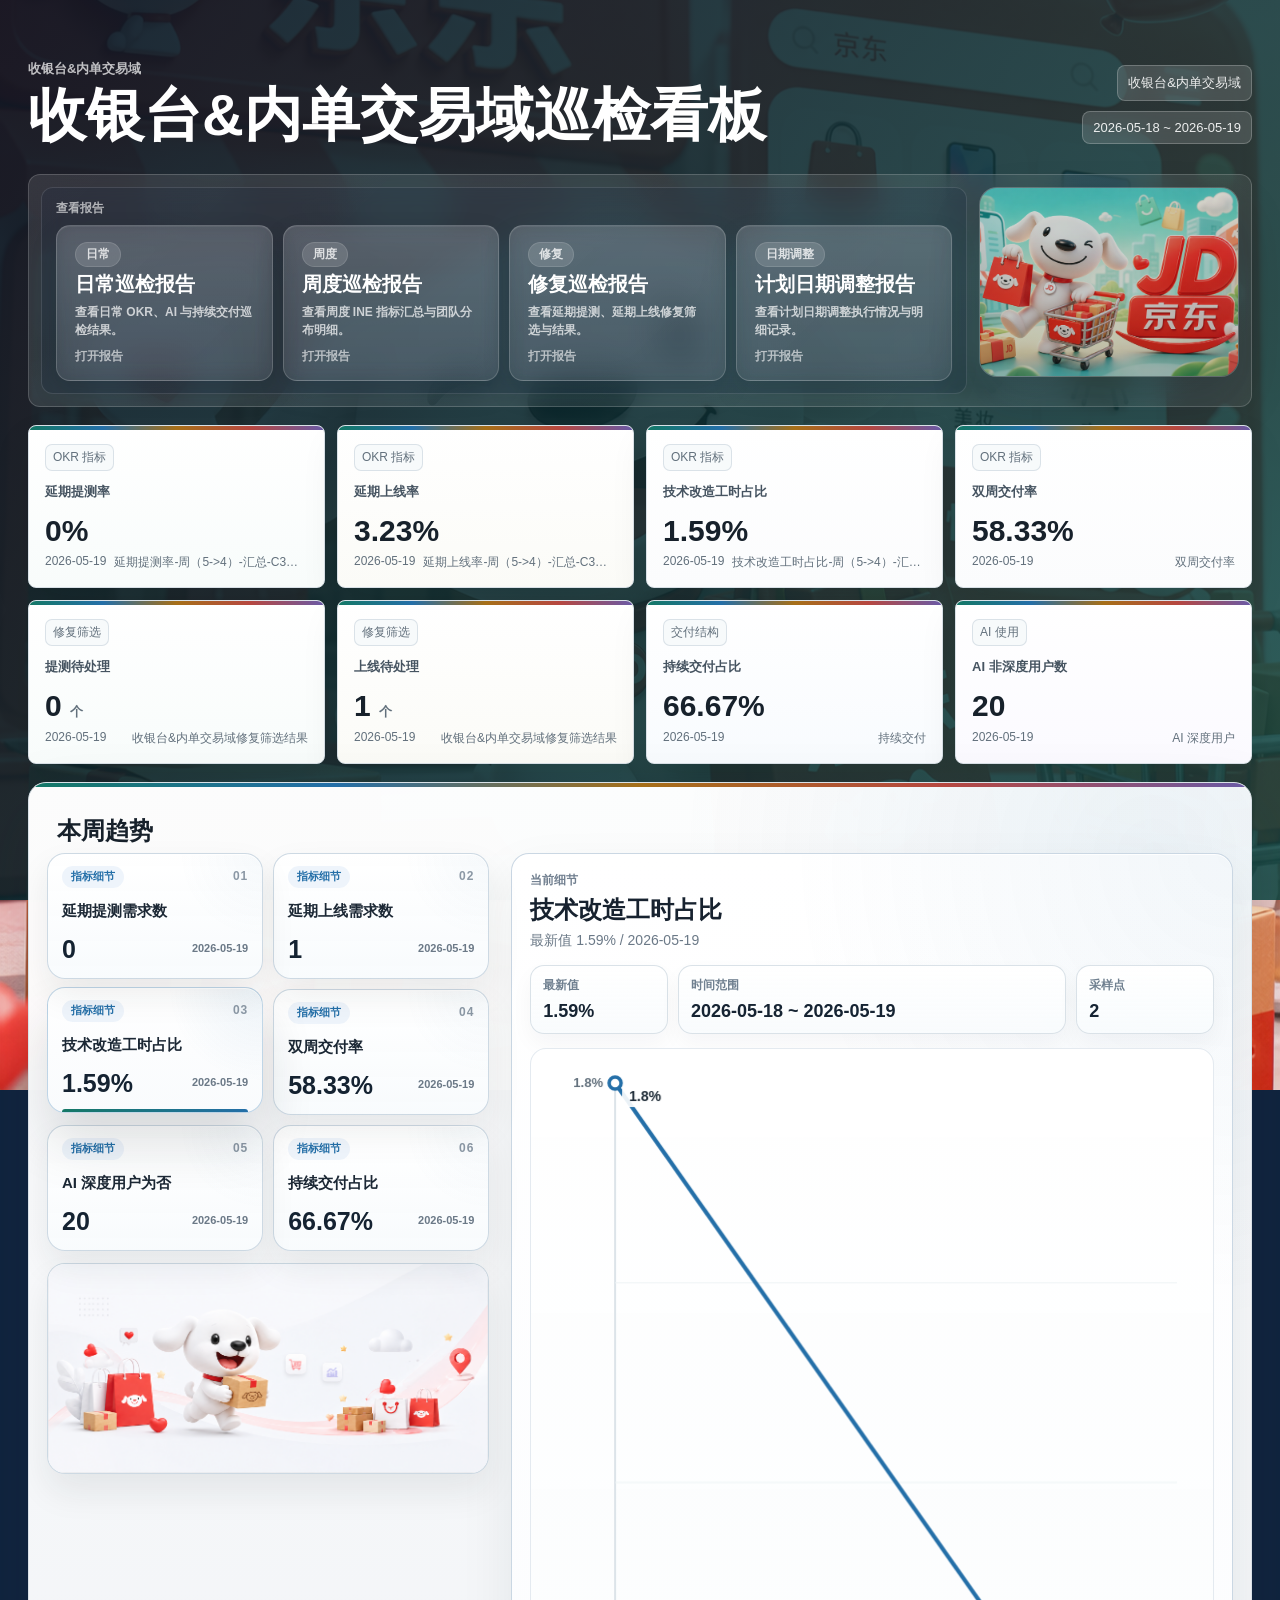
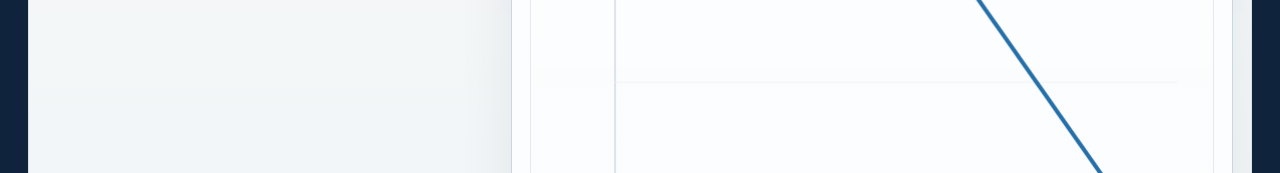
<file: index.html>
<!doctype html>
<html lang="zh-CN">
<head>
  <meta charset="utf-8" />
  <meta name="viewport" content="width=device-width, initial-scale=1" />
  <title>收银台&内单交易域巡检看板</title>
  
  <script async src="https://www.googletagmanager.com/gtag/js?id=G-EVZVKTJKWK"></script>
  <script>
    window.dataLayer = window.dataLayer || [];
    function gtag(){dataLayer.push(arguments);}
    gtag("js", new Date());
    gtag("config", "G-EVZVKTJKWK");
    document.addEventListener("click", (event) => {
      const target = event.target instanceof Element ? event.target.closest("a[href]") : null;
      if (!target || typeof gtag !== "function") return;
      const url = new URL(target.getAttribute("href"), window.location.href);
      gtag("event", url.hostname === window.location.hostname ? "click_internal_link" : "click_external_link", {
        link_url: url.href,
        link_text: (target.textContent || target.getAttribute("aria-label") || "").trim().slice(0, 100),
        page_path: window.location.pathname
      });
    });
  </script>
  <link rel="stylesheet" href="./prototype/static/styles.css" />
  <style>
    body {
      background-image:
        linear-gradient(135deg, rgba(9, 21, 35, 0.92), rgba(12, 72, 67, 0.82)),
        linear-gradient(180deg, rgba(255, 255, 255, 0.08), rgba(9, 21, 35, 0.22)),
        url("./prototype/static/assets/jd-inspection-page-background.png") !important;
    }
    .public-command-bar {
      display: grid;
      grid-template-columns: minmax(0, 1fr) clamp(260px, 19vw, 410px);
      align-items: stretch;
      width: 100%;
      margin-bottom: 18px;
    }
    .public-command-bar::before,
    .public-ai-section::before {
      display: none;
    }
    .public-command-bar .report-group {
      width: auto;
      min-height: 0;
    }
    .public-command-bar .report-links {
      display: grid;
      grid-template-columns: repeat(4, minmax(0, 1fr));
      gap: 10px;
    }
    .public-command-bar .button-link {
      display: flex;
      width: 100%;
      min-height: 74px;
      justify-content: flex-start;
      align-items: flex-start;
      padding: 16px 18px;
      border-radius: 14px;
      background:
        linear-gradient(180deg, rgba(255,255,255,0.16), rgba(255,255,255,0.08));
      border-color: rgba(255,255,255,0.18);
      box-shadow:
        inset 0 1px 0 rgba(255,255,255,0.06),
        0 12px 28px rgba(9, 21, 35, 0.12);
      text-decoration: none;
    }
    .public-command-bar .button-link:hover {
      transform: translateY(-4px);
      box-shadow:
        inset 0 1px 0 rgba(255,255,255,0.08),
        0 24px 42px rgba(16, 36, 63, 0.24);
      text-decoration: none;
    }
    .public-report-link-inner {
      display: grid;
      gap: 6px;
      width: 100%;
    }
    .public-report-link-kicker {
      width: fit-content;
      border-radius: 999px;
      padding: 4px 10px;
      background: rgba(255,255,255,0.14);
      border: 1px solid rgba(255,255,255,0.12);
      color: rgba(255,255,255,0.78);
      font-size: 12px;
      font-weight: 760;
      letter-spacing: 0;
    }
    .public-report-link-title {
      color: #fff;
      font-size: 20px;
      line-height: 1.18;
      font-weight: 800;
    }
    .public-report-link-desc {
      color: rgba(255,255,255,0.72);
      font-size: 12px;
      line-height: 1.5;
    }
    .public-report-link-inner::after {
      content: "打开报告";
      color: rgba(255,255,255,0.62);
      font-size: 12px;
      font-weight: 700;
      margin-top: 4px;
    }
    .static-lower-grid {
      grid-template-columns: 1fr;
      margin-top: 18px;
    }
    .public-ai-section .panel-head {
      padding-bottom: 8px;
    }
    .public-ai-section #publicAiMeta {
      color: var(--muted);
      font-size: 13px;
      margin-top: 4px;
    }
    .public-ai-grid {
      display: flex;
      flex-wrap: wrap;
      align-items: flex-start;
      gap: 10px;
      padding: 0 16px 16px;
    }
    .public-ai-grid .ai-user-pill {
      width: auto;
      max-width: min(280px, 100%);
      justify-content: flex-start;
      flex: 0 0 auto;
    }
    .public-ai-grid .ai-user-name {
      min-width: 0;
      overflow: hidden;
      text-overflow: ellipsis;
      white-space: nowrap;
    }
    .public-chart-note {
      color: #6a7783;
      font-size: 15px;
      line-height: 1.7;
      margin-top: 6px;
    }
    .public-static-hero-art {
      position: relative;
      right: auto;
      top: auto;
      z-index: 1;
      width: 100%;
      height: clamp(190px, 14vw, 276px);
      min-height: 0;
      align-self: stretch;
      aspect-ratio: auto;
      margin: 0;
      border: 1px solid rgba(255,255,255,0.16);
      border-radius: 18px;
      overflow: hidden;
      background:
        linear-gradient(135deg, rgba(255,255,255,0.16), rgba(255,255,255,0.06));
      box-shadow:
        0 24px 56px rgba(9, 21, 35, 0.24),
        inset 0 1px 0 rgba(255,255,255,0.12);
      opacity: 0.82;
      pointer-events: none;
    }
    .public-static-hero-art::after {
      content: "";
      position: absolute;
      inset: 0;
      background: linear-gradient(180deg, rgba(9, 21, 35, 0.02), rgba(9, 21, 35, 0.12));
    }
    .public-static-hero-art img {
      display: block;
      width: 100%;
      height: 100%;
      object-fit: cover;
      object-position: center;
      filter: saturate(1.04) contrast(0.98);
    }
    .public-command-bar,
    .metric-grid,
    .workspace,
    .static-lower-grid {
      position: relative;
      z-index: 1;
    }
    .chart-panel .panel-head {
      padding-bottom: 6px;
    }
    .public-trend-layout {
      display: grid;
      grid-template-columns: minmax(300px, 0.76fr) minmax(0, 1.24fr);
      gap: 22px;
      padding: 0 18px 20px;
      align-items: stretch;
    }
    .public-trend-deck {
      min-width: 0;
      display: grid;
      grid-template-columns: repeat(2, minmax(0, 1fr));
      grid-template-rows: repeat(3, minmax(126px, auto));
      gap: 10px;
      align-content: start;
      height: auto;
    }
    .public-trend-visual {
      grid-column: 1 / -1;
      margin: 2px 0 0;
      aspect-ratio: 1817 / 866;
      border: 1px solid rgba(201, 214, 225, 0.92);
      border-radius: 18px;
      overflow: hidden;
      background:
        radial-gradient(circle at 50% 12%, rgba(36, 111, 168, 0.04), transparent 46%),
        linear-gradient(180deg, #ffffff, #f8fbfd);
      box-shadow:
        0 18px 34px rgba(23, 33, 43, 0.08),
        inset 0 1px 0 rgba(255,255,255,0.9);
    }
    .public-trend-visual img {
      display: block;
      width: 100%;
      height: 100%;
      object-fit: cover;
      object-position: center;
      opacity: 0.96;
    }
    .public-trend-stack-card {
      position: relative;
      display: grid;
      grid-template-rows: auto auto auto;
      gap: 9px;
      width: 100%;
      min-height: 126px;
      height: auto;
      padding: 12px 14px 12px;
      border: 1px solid rgba(201, 214, 225, 0.92);
      border-radius: 18px;
      background:
        radial-gradient(circle at 100% 0%, rgba(36, 111, 168, 0.04), transparent 34%),
        linear-gradient(180deg, rgba(255,255,255,0.98), rgba(248,251,253,0.96));
      color: var(--ink);
      text-align: left;
      box-shadow:
        0 16px 34px rgba(23, 33, 43, 0.08),
        inset 0 1px 0 rgba(255,255,255,0.88);
      transition:
        transform 220ms cubic-bezier(0.2, 0.85, 0.28, 1.12),
        box-shadow 220ms ease,
        border-color 220ms ease,
        background 220ms ease;
    }
    .public-trend-stack-card:hover {
      transform: translateY(-3px);
      border-color: rgba(36, 111, 168, 0.22);
      box-shadow: 0 26px 44px rgba(23, 33, 43, 0.12);
    }
    .public-trend-stack-card.active {
      border-color: rgba(36, 111, 168, 0.28);
      background:
        radial-gradient(circle at 100% 0%, rgba(36, 111, 168, 0.08), transparent 38%),
        linear-gradient(180deg, #ffffff, #f9fbfd);
      box-shadow:
        0 30px 52px rgba(23, 33, 43, 0.14),
        inset 0 1px 0 rgba(255,255,255,0.92);
      transform: translateY(-2px);
    }
    .public-trend-stack-card.active::after {
      content: "";
      position: absolute;
      left: 14px;
      right: 14px;
      bottom: 0;
      height: 3px;
      border-radius: 999px 999px 0 0;
      background: linear-gradient(90deg, var(--green), var(--blue));
    }
    .public-trend-stack-head {
      display: flex;
      align-items: center;
      justify-content: space-between;
      gap: 10px;
    }
    .public-trend-stack-kicker {
      width: fit-content;
      border-radius: 999px;
      padding: 4px 9px;
      background: rgba(237, 244, 251, 0.92);
      color: var(--blue);
      font-size: 11px;
      font-weight: 760;
    }
    .public-trend-stack-index {
      color: #8b98a5;
      font-size: 12px;
      font-weight: 760;
      letter-spacing: 0.08em;
    }
    .public-trend-stack-title {
      font-size: 15px;
      line-height: 1.32;
      font-weight: 800;
      color: #1c2835;
    }
    .public-trend-stack-foot {
      display: flex;
      align-items: center;
      justify-content: space-between;
      gap: 12px;
      min-width: 0;
      padding-top: 2px;
    }
    .public-trend-stack-value {
      font-size: 25px;
      line-height: 1;
      font-weight: 800;
      color: #152332;
    }
    .public-trend-stack-meta {
      color: #6b7987;
      font-size: 11px;
      line-height: 1.4;
      font-weight: 650;
      white-space: nowrap;
    }
    .public-trend-stage {
      min-width: 0;
      display: grid;
      grid-template-rows: auto auto minmax(0, 1fr);
      gap: 14px;
      padding: 18px 18px 16px;
      border: 1px solid rgba(198, 212, 225, 0.92);
      border-radius: 18px;
      background:
        radial-gradient(circle at 100% 0%, rgba(36, 111, 168, 0.06), transparent 34%),
        linear-gradient(180deg, #ffffff, #fbfcfe);
      box-shadow:
        0 24px 54px rgba(23, 33, 43, 0.08),
        inset 0 1px 0 rgba(255,255,255,0.94);
    }
    .public-trend-stage-kicker {
      color: #728090;
      font-size: 12px;
      font-weight: 760;
      margin-bottom: 8px;
    }
    .public-trend-stage-title {
      color: #17222f;
      font-size: 24px;
      line-height: 1.08;
      font-weight: 820;
    }
    .public-trend-stage-meta {
      color: #6b7987;
      font-size: 14px;
      line-height: 1.6;
      margin-top: 6px;
    }
    .public-trend-stage-stats {
      display: grid;
      grid-template-columns: minmax(120px, 0.56fr) minmax(280px, 1.58fr) minmax(120px, 0.56fr);
      gap: 10px;
    }
    .public-trend-stage-stat {
      min-width: 0;
      padding: 11px 12px;
      border: 1px solid rgba(217, 225, 231, 0.95);
      border-radius: 14px;
      background: linear-gradient(180deg, rgba(255,255,255,0.92), rgba(248,251,253,0.86));
      box-shadow:
        inset 0 1px 0 rgba(255,255,255,0.9),
        0 10px 22px rgba(23, 33, 43, 0.04);
    }
    .public-trend-stage-stat span {
      display: block;
      color: #708090;
      font-size: 12px;
      font-weight: 700;
      margin-bottom: 8px;
    }
    .public-trend-stage-stat strong {
      display: block;
      color: #162433;
      font-size: 18px;
      line-height: 1.1;
      font-weight: 800;
      white-space: nowrap;
      overflow: hidden;
      text-overflow: ellipsis;
    }
    .public-trend-stage-canvas {
      min-width: 0;
      min-height: 0;
      height: 100%;
      border: 1px solid rgba(227, 234, 240, 0.96);
      border-radius: 16px;
      background: linear-gradient(180deg, rgba(255,255,255,0.92), rgba(250,252,253,0.94));
      box-shadow: inset 0 1px 0 rgba(255,255,255,0.92);
      padding: 10px 10px 2px;
    }
    .public-trend-stage-canvas canvas {
      height: 100%;
      min-height: 420px;
    }
    @media (max-width: 900px) {
      .public-static-hero-art {
        display: none;
      }
      .public-command-bar .report-links {
        grid-template-columns: repeat(2, minmax(0, 1fr));
      }
      .public-command-bar {
        grid-template-columns: minmax(0, 1fr);
      }
      .public-trend-layout {
        grid-template-columns: 1fr;
      }
    }
    @media (max-width: 760px) {
      .public-command-bar .report-links {
        grid-template-columns: 1fr;
      }
      .public-trend-layout {
        grid-template-columns: 1fr;
        gap: 14px;
      }
      .public-trend-deck {
        grid-template-columns: 1fr;
        grid-template-rows: none;
        height: auto;
      }
      .public-trend-visual {
        grid-column: auto;
      }
      .public-trend-visual img {
        height: 100%;
      }
      .public-trend-stack-card,
      .public-trend-stack-card.active {
        width: 100%;
        transform: none;
      }
      .public-trend-stack-title {
        font-size: 16px;
      }
      .public-trend-stack-value {
        font-size: 24px;
      }
      .public-trend-stage {
        padding: 18px 16px 14px;
      }
      .public-trend-stage-title {
        font-size: 23px;
      }
      .public-trend-stage-stats {
        grid-template-columns: 1fr;
      }
      .public-trend-stage-canvas canvas {
        min-height: 360px;
      }
      .public-ai-grid .ai-user-pill {
        max-width: 100%;
      }
    }
</style>
</head>
<body>
  <main class="app-shell">
    <header class="topbar hero-panel">
      <div>
        <div class="eyebrow">收银台&内单交易域</div>
        <h1>收银台&内单交易域巡检看板</h1>
      </div>
      <div class="header-meta">
        <span>收银台&amp;内单交易域</span>
        <span>2026-05-18 ~ 2026-05-19</span>
      </div>
    </header>

    <section class="command-bar public-command-bar">
      <div class="command-group report-group">
        <div class="command-label">查看报告</div>
        <div class="report-links">
            <a class="button-link" href="./daily-report.html">
              <span class="public-report-link-inner">
                <span class="public-report-link-kicker">日常</span>
                <span class="public-report-link-title">日常巡检报告</span>
                <span class="public-report-link-desc">查看日常 OKR、AI 与持续交付巡检结果。</span>
              </span>
            </a>
            
            <a class="button-link" href="./weekly-report.html">
              <span class="public-report-link-inner">
                <span class="public-report-link-kicker">周度</span>
                <span class="public-report-link-title">周度巡检报告</span>
                <span class="public-report-link-desc">查看周度 INE 指标汇总与团队分布明细。</span>
              </span>
            </a>
            
            <a class="button-link" href="./repair-report.html">
              <span class="public-report-link-inner">
                <span class="public-report-link-kicker">修复</span>
                <span class="public-report-link-title">修复巡检报告</span>
                <span class="public-report-link-desc">查看延期提测、延期上线修复筛选与结果。</span>
              </span>
            </a>
            
            <a class="button-link" href="./thursday-report.html">
              <span class="public-report-link-inner">
                <span class="public-report-link-kicker">日期调整</span>
                <span class="public-report-link-title">计划日期调整报告</span>
                <span class="public-report-link-desc">查看计划日期调整执行情况与明细记录。</span>
              </span>
            </a>
            </div>
      </div>
      <figure class="public-static-hero-art" aria-hidden="true">
        <img src="./prototype/static/assets/jd-static-showcase-hero-brand.png" alt="" loading="lazy" />
      </figure>
    </section>

    <section id="dashboard" class="metric-grid">
            <article class="metric-card metric-delay_test_rate has-preview">
              <div class="metric-topline">
                <span class="metric-caption">OKR 指标</span>
              </div>
              <div class="metric-label">延期提测率</div>
              <div class="metric-value">0%</div>
              <div class="metric-foot">
                <span>2026-05-19</span>
                <span>延期提测率-周（5-&gt;4）-汇总-C3维度</span>
              </div>
              
              <div class="metric-preview">
                <div class="metric-preview-label">巡检截图</div>
                <img
                  src="./prototype/static/assets/delay_test_rate.png?v=1779160189"
                  alt="延期提测率巡检截图"
                  loading="lazy"
                  data-preview-full="./prototype/static/assets/delay_test_rate.png?v=1779160189"
                  data-preview-title="延期提测率"
                />
              </div>
              
            </article>
            
            <article class="metric-card metric-delay_online_rate has-preview">
              <div class="metric-topline">
                <span class="metric-caption">OKR 指标</span>
              </div>
              <div class="metric-label">延期上线率</div>
              <div class="metric-value">3.23%</div>
              <div class="metric-foot">
                <span>2026-05-19</span>
                <span>延期上线率-周（5-&gt;4）-汇总-C3维度</span>
              </div>
              
              <div class="metric-preview">
                <div class="metric-preview-label">巡检截图</div>
                <img
                  src="./prototype/static/assets/delay_online_rate.png?v=1779160311"
                  alt="延期上线率巡检截图"
                  loading="lazy"
                  data-preview-full="./prototype/static/assets/delay_online_rate.png?v=1779160311"
                  data-preview-title="延期上线率"
                />
              </div>
              
            </article>
            
            <article class="metric-card metric-technical_refactor_working_hours has-preview">
              <div class="metric-topline">
                <span class="metric-caption">OKR 指标</span>
              </div>
              <div class="metric-label">技术改造工时占比</div>
              <div class="metric-value">1.59%</div>
              <div class="metric-foot">
                <span>2026-05-19</span>
                <span>技术改造工时占比-周（5-&gt;4）-汇总-C3维度</span>
              </div>
              
              <div class="metric-preview">
                <div class="metric-preview-label">巡检截图</div>
                <img
                  src="./prototype/static/assets/technical_refactor_working_hours.png?v=1779160359"
                  alt="技术改造工时占比巡检截图"
                  loading="lazy"
                  data-preview-full="./prototype/static/assets/technical_refactor_working_hours.png?v=1779160359"
                  data-preview-title="技术改造工时占比"
                />
              </div>
              
            </article>
            
            <article class="metric-card metric-bi_weekly_delivery_rate has-preview">
              <div class="metric-topline">
                <span class="metric-caption">OKR 指标</span>
              </div>
              <div class="metric-label">双周交付率</div>
              <div class="metric-value">58.33%</div>
              <div class="metric-foot">
                <span>2026-05-19</span>
                <span>双周交付率</span>
              </div>
              
              <div class="metric-preview">
                <div class="metric-preview-label">巡检截图</div>
                <img
                  src="./prototype/static/assets/bi_weekly_delivery_rate.png?v=1779160438"
                  alt="双周交付率巡检截图"
                  loading="lazy"
                  data-preview-full="./prototype/static/assets/bi_weekly_delivery_rate.png?v=1779160438"
                  data-preview-title="双周交付率"
                />
              </div>
              
            </article>
            
            <article class="metric-card metric-delay_test_rate">
              <div class="metric-topline">
                <span class="metric-caption">修复筛选</span>
              </div>
              <div class="metric-label">提测待处理</div>
              <div class="metric-value">0 <span class="muted">个</span></div>
              <div class="metric-foot">
                <span>2026-05-19</span>
                <span>收银台&amp;内单交易域修复筛选结果</span>
              </div>
              
            </article>
            
            <article class="metric-card metric-delay_online_rate">
              <div class="metric-topline">
                <span class="metric-caption">修复筛选</span>
              </div>
              <div class="metric-label">上线待处理</div>
              <div class="metric-value">1 <span class="muted">个</span></div>
              <div class="metric-foot">
                <span>2026-05-19</span>
                <span>收银台&amp;内单交易域修复筛选结果</span>
              </div>
              
            </article>
            
            <article class="metric-card metric-continuous_delivery">
              <div class="metric-topline">
                <span class="metric-caption">交付结构</span>
              </div>
              <div class="metric-label">持续交付占比</div>
              <div class="metric-value">66.67%</div>
              <div class="metric-foot">
                <span>2026-05-19</span>
                <span>持续交付</span>
              </div>
              
            </article>
            
            <article class="metric-card metric-ai">
              <div class="metric-topline">
                <span class="metric-caption">AI 使用</span>
              </div>
              <div class="metric-label">AI 非深度用户数</div>
              <div class="metric-value">20</div>
              <div class="metric-foot">
                <span>2026-05-19</span>
                <span>AI 深度用户</span>
              </div>
              
            </article>
            </section>

    <section class="workspace">
      <div class="panel chart-panel">
        <div class="panel-head">
          <div>
            <h2>本周趋势</h2>
          </div>
        </div>
        <div class="public-trend-layout">
          <div class="public-trend-deck">
            
            <button
              class="public-trend-stack-card"
              type="button"
              data-chart-option="delay_test_rate:delayed_test_requirements"
              style="--stack-shift: 0px; z-index: 100;"
            >
              <span class="public-trend-stack-head">
                <span class="public-trend-stack-kicker">指标细节</span>
                <span class="public-trend-stack-index">01</span>
              </span>
              <strong class="public-trend-stack-title">延期提测需求数</strong>
              <span class="public-trend-stack-foot">
                <span class="public-trend-stack-value">0</span>
                <span class="public-trend-stack-meta">2026-05-19</span>
              </span>
            </button>
            
            <button
              class="public-trend-stack-card"
              type="button"
              data-chart-option="delay_online_rate:delayed_online_requirements"
              style="--stack-shift: 14px; z-index: 99;"
            >
              <span class="public-trend-stack-head">
                <span class="public-trend-stack-kicker">指标细节</span>
                <span class="public-trend-stack-index">02</span>
              </span>
              <strong class="public-trend-stack-title">延期上线需求数</strong>
              <span class="public-trend-stack-foot">
                <span class="public-trend-stack-value">1</span>
                <span class="public-trend-stack-meta">2026-05-19</span>
              </span>
            </button>
            
            <button
              class="public-trend-stack-card active"
              type="button"
              data-chart-option="technical_refactor_working_hours:technical_refactor_working_hours_rate"
              style="--stack-shift: 28px; z-index: 98;"
            >
              <span class="public-trend-stack-head">
                <span class="public-trend-stack-kicker">指标细节</span>
                <span class="public-trend-stack-index">03</span>
              </span>
              <strong class="public-trend-stack-title">技术改造工时占比</strong>
              <span class="public-trend-stack-foot">
                <span class="public-trend-stack-value">1.59%</span>
                <span class="public-trend-stack-meta">2026-05-19</span>
              </span>
            </button>
            
            <button
              class="public-trend-stack-card"
              type="button"
              data-chart-option="bi_weekly_delivery_rate:biweekly_delivery_rate"
              style="--stack-shift: 42px; z-index: 97;"
            >
              <span class="public-trend-stack-head">
                <span class="public-trend-stack-kicker">指标细节</span>
                <span class="public-trend-stack-index">04</span>
              </span>
              <strong class="public-trend-stack-title">双周交付率</strong>
              <span class="public-trend-stack-foot">
                <span class="public-trend-stack-value">58.33%</span>
                <span class="public-trend-stack-meta">2026-05-19</span>
              </span>
            </button>
            
            <button
              class="public-trend-stack-card"
              type="button"
              data-chart-option="ai_inspection:ai_non_deep_users"
              style="--stack-shift: 56px; z-index: 96;"
            >
              <span class="public-trend-stack-head">
                <span class="public-trend-stack-kicker">指标细节</span>
                <span class="public-trend-stack-index">05</span>
              </span>
              <strong class="public-trend-stack-title">AI 深度用户为否</strong>
              <span class="public-trend-stack-foot">
                <span class="public-trend-stack-value">20</span>
                <span class="public-trend-stack-meta">2026-05-19</span>
              </span>
            </button>
            
            <button
              class="public-trend-stack-card"
              type="button"
              data-chart-option="continuous_delivery:continuous_delivery_team_space_online_requirement_rate"
              style="--stack-shift: 70px; z-index: 95;"
            >
              <span class="public-trend-stack-head">
                <span class="public-trend-stack-kicker">指标细节</span>
                <span class="public-trend-stack-index">06</span>
              </span>
              <strong class="public-trend-stack-title">持续交付占比</strong>
              <span class="public-trend-stack-foot">
                <span class="public-trend-stack-value">66.67%</span>
                <span class="public-trend-stack-meta">2026-05-19</span>
              </span>
            </button>
            
            <figure class="public-trend-visual" aria-hidden="true">
              <img src="./prototype/static/assets/jd-static-trend-banner.png" alt="" loading="lazy" />
            </figure>
          </div>
          <div class="public-trend-stage" data-active-chart="technical_refactor_working_hours:technical_refactor_working_hours_rate">
            <div class="public-trend-stage-copy">
              <div class="public-trend-stage-kicker">当前细节</div>
              <div class="public-trend-stage-title" id="publicTrendTitle">技术改造工时占比</div>
              <div class="public-trend-stage-meta" id="publicTrendMeta">最新值 1.59% / 2026-05-19</div>
            </div>
            <div class="public-trend-stage-stats">
              <div class="public-trend-stage-stat">
                <span>最新值</span>
                <strong id="publicTrendLatest">1.59%</strong>
              </div>
              <div class="public-trend-stage-stat">
                <span>时间范围</span>
                <strong id="publicTrendRange">2026-05-18 ~ 2026-05-19</strong>
              </div>
              <div class="public-trend-stage-stat">
                <span>采样点</span>
                <strong id="publicTrendCount">2</strong>
              </div>
            </div>
            <div class="public-trend-stage-canvas">
              <canvas id="publicTrendCanvas"></canvas>
            </div>
          </div>
        </div>
      </div>
    </section>

    <section class="lower-grid static-lower-grid">
      <div class="panel ai-users-panel public-ai-section">
        <div class="panel-head compact">
          <div>
            <h2>AI 非深度用户</h2>
            <p id="publicAiMeta">2026-05-19 · 共 20 人</p>
          </div>
        </div>
        <div class="public-ai-grid">
            <span class="ai-user-pill" title="常姜洲">
              <span class="ai-user-avatar">常</span>
              <span class="ai-user-name">常姜洲</span>
            </span>
            
            <span class="ai-user-pill" title="常彦升">
              <span class="ai-user-avatar">常</span>
              <span class="ai-user-name">常彦升</span>
            </span>
            
            <span class="ai-user-pill" title="桂斌">
              <span class="ai-user-avatar">桂</span>
              <span class="ai-user-name">桂斌</span>
            </span>
            
            <span class="ai-user-pill" title="兰春秋">
              <span class="ai-user-avatar">兰</span>
              <span class="ai-user-name">兰春秋</span>
            </span>
            
            <span class="ai-user-pill" title="李进锋">
              <span class="ai-user-avatar">李</span>
              <span class="ai-user-name">李进锋</span>
            </span>
            
            <span class="ai-user-pill" title="李景伦">
              <span class="ai-user-avatar">李</span>
              <span class="ai-user-name">李景伦</span>
            </span>
            
            <span class="ai-user-pill" title="刘竟博(Seven)">
              <span class="ai-user-avatar">刘</span>
              <span class="ai-user-name">刘竟博(Seven)</span>
            </span>
            
            <span class="ai-user-pill" title="陆鑫(Max)">
              <span class="ai-user-avatar">陆</span>
              <span class="ai-user-name">陆鑫(Max)</span>
            </span>
            
            <span class="ai-user-pill" title="秦赞">
              <span class="ai-user-avatar">秦</span>
              <span class="ai-user-name">秦赞</span>
            </span>
            
            <span class="ai-user-pill" title="邱登辉">
              <span class="ai-user-avatar">邱</span>
              <span class="ai-user-name">邱登辉</span>
            </span>
            
            <span class="ai-user-pill" title="王诗赋">
              <span class="ai-user-avatar">王</span>
              <span class="ai-user-name">王诗赋</span>
            </span>
            
            <span class="ai-user-pill" title="王朝华">
              <span class="ai-user-avatar">王</span>
              <span class="ai-user-name">王朝华</span>
            </span>
            
            <span class="ai-user-pill" title="温丽星">
              <span class="ai-user-avatar">温</span>
              <span class="ai-user-name">温丽星</span>
            </span>
            
            <span class="ai-user-pill" title="谢传威">
              <span class="ai-user-avatar">谢</span>
              <span class="ai-user-name">谢传威</span>
            </span>
            
            <span class="ai-user-pill" title="徐涛">
              <span class="ai-user-avatar">徐</span>
              <span class="ai-user-name">徐涛</span>
            </span>
            
            <span class="ai-user-pill" title="张鑫">
              <span class="ai-user-avatar">张</span>
              <span class="ai-user-name">张鑫</span>
            </span>
            
            <span class="ai-user-pill" title="赵波">
              <span class="ai-user-avatar">赵</span>
              <span class="ai-user-name">赵波</span>
            </span>
            
            <span class="ai-user-pill" title="赵梓博">
              <span class="ai-user-avatar">赵</span>
              <span class="ai-user-name">赵梓博</span>
            </span>
            
            <span class="ai-user-pill" title="郑双龙">
              <span class="ai-user-avatar">郑</span>
              <span class="ai-user-name">郑双龙</span>
            </span>
            
            <span class="ai-user-pill" title="朱涛">
              <span class="ai-user-avatar">朱</span>
              <span class="ai-user-name">朱涛</span>
            </span>
            </div>
      </div>
    </section>

    <div id="imagePreviewModal" class="image-preview-modal" hidden>
      <div id="imagePreviewBackdrop" class="image-preview-backdrop"></div>
      <div class="image-preview-dialog" role="dialog" aria-modal="true" aria-labelledby="imagePreviewTitle">
        <div class="image-preview-head">
          <div>
            <div class="image-preview-kicker">巡检截图</div>
            <h3 id="imagePreviewTitle">截图预览</h3>
          </div>
          <button id="imagePreviewCloseBtn" class="image-preview-close" type="button" aria-label="关闭预览">关闭</button>
        </div>
        <div class="image-preview-frame">
          <img id="imagePreviewImage" alt="" />
        </div>
      </div>
    </div>
  </main>

  <script id="staticChartData" type="application/json">[{"id": "delay_test_rate:delayed_test_requirements", "key": "delayed_test_requirements", "title": "延期提测需求数", "unit": "count", "points": [{"date": "2026-05-18", "value": 1, "unit": "count", "source": "repair_history"}, {"date": "2026-05-19", "value": 0, "unit": "count", "source": "repair_history"}], "range": {"type": "current_week", "start": "2026-05-18", "end": "2026-05-24"}}, {"id": "delay_online_rate:delayed_online_requirements", "key": "delayed_online_requirements", "title": "延期上线需求数", "unit": "count", "points": [{"date": "2026-05-18", "value": 0, "unit": "count", "source": "okr_trigger"}, {"date": "2026-05-19", "value": 1, "unit": "count", "source": "repair_history"}], "range": {"type": "current_week", "start": "2026-05-18", "end": "2026-05-24"}}, {"id": "technical_refactor_working_hours:technical_refactor_working_hours_rate", "key": "technical_refactor_working_hours_rate", "title": "技术改造工时占比", "unit": "%", "points": [{"date": "2026-05-18", "value": 1.8, "unit": "%"}, {"date": "2026-05-19", "value": 1.59, "unit": "%"}], "range": {"type": "current_week", "start": "2026-05-18", "end": "2026-05-24"}}, {"id": "bi_weekly_delivery_rate:biweekly_delivery_rate", "key": "biweekly_delivery_rate", "title": "双周交付率", "unit": "%", "points": [{"date": "2026-05-18", "value": 61.54, "unit": "%"}, {"date": "2026-05-19", "value": 58.33, "unit": "%"}], "range": {"type": "current_week", "start": "2026-05-18", "end": "2026-05-24"}}, {"id": "ai_inspection:ai_non_deep_users", "key": "ai_non_deep_users", "title": "AI 深度用户为否", "unit": "count", "points": [{"date": "2026-05-18", "value": 23, "unit": "count"}, {"date": "2026-05-19", "value": 20, "unit": "count"}], "range": {"type": "current_week", "start": "2026-05-18", "end": "2026-05-24"}}, {"id": "continuous_delivery:continuous_delivery_team_space_online_requirement_rate", "key": "continuous_delivery_team_space_online_requirement_rate", "title": "持续交付占比", "unit": "%", "points": [{"date": "2026-05-18", "value": 92.78, "unit": "%"}, {"date": "2026-05-19", "value": 66.67, "unit": "%"}], "range": {"type": "current_week", "start": "2026-05-18", "end": "2026-05-24"}}]</script>
  <script>
    (() => {
      const fmt = (value, unit = "") => {
        if (value === null || value === undefined || value === "") return "-";
        const shown = typeof value === "number" && !Number.isInteger(value)
          ? String(Number(value.toFixed(2))).replace(/\.0$/, "")
          : String(value);
        return unit === "%" ? `${shown}%` : shown;
      };
      const payload = JSON.parse(document.getElementById("staticChartData").textContent || "[]");
      const detailCanvas = document.getElementById("publicTrendCanvas");
      const trendTitle = document.getElementById("publicTrendTitle");
      const trendMeta = document.getElementById("publicTrendMeta");
      const trendLatest = document.getElementById("publicTrendLatest");
      const trendRange = document.getElementById("publicTrendRange");
      const trendCount = document.getElementById("publicTrendCount");
      const trendStage = document.querySelector(".public-trend-stage");
      const trendCards = Array.from(document.querySelectorAll("[data-chart-option]"));
      let activeChartId = trendStage?.dataset.activeChart || (payload[0]?.id ?? "");
      const drawChart = (canvas, option) => {
        const ctx = canvas.getContext("2d");
        const points = (option.points || []).filter((point) => point.value !== null && point.value !== undefined);
        const rect = canvas.getBoundingClientRect();
        const cssWidth = Math.max(320, Math.floor(rect.width));
        const cssHeight = Math.max(420, Math.floor(rect.height));
        const dpr = Math.max(1, window.devicePixelRatio || 1);
        const bitmapWidth = Math.floor(cssWidth * dpr);
        const bitmapHeight = Math.floor(cssHeight * dpr);
        if (canvas.width !== bitmapWidth || canvas.height !== bitmapHeight) {
          canvas.width = bitmapWidth;
          canvas.height = bitmapHeight;
        }
        ctx.setTransform(dpr, 0, 0, dpr, 0, 0);
        ctx.clearRect(0, 0, cssWidth, cssHeight);
        const pad = { left: 74, right: 26, top: 24, bottom: 46 };
        const width = cssWidth - pad.left - pad.right;
        const height = cssHeight - pad.top - pad.bottom;
        ctx.strokeStyle = "#d9e1e7";
        ctx.lineWidth = 1.8;
        ctx.beginPath();
        ctx.moveTo(pad.left, pad.top);
        ctx.lineTo(pad.left, pad.top + height);
        ctx.lineTo(pad.left + width, pad.top + height);
        ctx.stroke();
        ctx.strokeStyle = "#eef3f5";
        ctx.lineWidth = 1.2;
        for (let i = 1; i < 4; i += 1) {
          const y = pad.top + (height / 4) * i;
          ctx.beginPath();
          ctx.moveTo(pad.left, y);
          ctx.lineTo(pad.left + width, y);
          ctx.stroke();
        }
        if (!points.length) {
          ctx.fillStyle = "#62707c";
          ctx.font = "600 15px -apple-system, BlinkMacSystemFont, sans-serif";
          ctx.fillText("暂无可绘制数据", pad.left + 24, pad.top + 80);
          return;
        }
        const values = points.map((point) => Number(point.value));
        let min = Math.min(...values);
        let max = Math.max(...values);
        if (min === max) {
          min = Math.max(0, min - 1);
          max = max + 1;
        }
        const yFor = (value) => pad.top + height - ((value - min) / (max - min)) * height;
        const xFor = (index) => pad.left + (points.length === 1 ? width / 2 : (index / (points.length - 1)) * width);
        ctx.strokeStyle = "#246fa8";
        ctx.lineWidth = 4;
        ctx.beginPath();
        points.forEach((point, index) => {
          const x = xFor(index);
          const y = yFor(Number(point.value));
          if (index === 0) ctx.moveTo(x, y);
          else ctx.lineTo(x, y);
        });
        ctx.stroke();
        points.forEach((point, index) => {
          const x = xFor(index);
          const y = yFor(Number(point.value));
          ctx.fillStyle = "#ffffff";
          ctx.strokeStyle = "#246fa8";
          ctx.lineWidth = 3.5;
          ctx.beginPath();
          ctx.arc(x, y, 6, 0, Math.PI * 2);
          ctx.fill();
          ctx.stroke();
          const valueText = fmt(point.value, option.unit);
          ctx.font = "800 14px -apple-system, BlinkMacSystemFont, sans-serif";
          ctx.textAlign = "center";
          ctx.textBaseline = "middle";
          const textWidth = ctx.measureText(valueText).width;
          let labelX = x;
          let labelY = Math.max(pad.top + 14, y - 18);
          if (index === 0 && points.length > 1) labelX = x + textWidth / 2 + 14;
          if (index === points.length - 1 && points.length > 1) labelX = x - textWidth / 2 - 14;
          ctx.fillStyle = "rgba(255,255,255,0.9)";
          ctx.fillRect(labelX - textWidth / 2 - 7, labelY - 10, textWidth + 14, 20);
          ctx.fillStyle = "#1d2a36";
          ctx.fillText(valueText, labelX, labelY);
          ctx.fillStyle = "#62707c";
          ctx.font = "700 13px -apple-system, BlinkMacSystemFont, sans-serif";
          ctx.textBaseline = "alphabetic";
          ctx.fillText(String(point.date || "").slice(5), x, pad.top + height + 38);
        });
        ctx.textAlign = "right";
        ctx.fillStyle = "#62707c";
        ctx.font = "700 13px -apple-system, BlinkMacSystemFont, sans-serif";
        ctx.fillText(fmt(max, option.unit), pad.left - 12, pad.top + 4);
        ctx.fillText(fmt(min, option.unit), pad.left - 12, pad.top + height + 4);
      };
      const optionById = (id) => payload.find((option) => option.id === id) || payload[0];
      const renderActiveChart = (id) => {
        const option = optionById(id);
        if (!option || !detailCanvas) return;
        activeChartId = option.id;
        const points = (option.points || []).filter((point) => point.value !== null && point.value !== undefined);
        const latest = points[points.length - 1] || {};
        const range = points.length ? `${points[0].date || "-"} ~ ${points[points.length - 1].date || "-"}` : "-";
        if (trendStage) trendStage.dataset.activeChart = activeChartId;
        if (trendTitle) trendTitle.textContent = option.title || "-";
        if (trendMeta) trendMeta.textContent = `最新值 ${fmt(latest.value, option.unit)} / ${latest.date || "-"}`;
        if (trendLatest) trendLatest.textContent = fmt(latest.value, option.unit);
        if (trendRange) trendRange.textContent = range;
        if (trendCount) trendCount.textContent = String(points.length);
        trendCards.forEach((card) => {
          card.classList.toggle("active", card.dataset.chartOption === activeChartId);
        });
        drawChart(detailCanvas, option);
      };
      trendCards.forEach((card) => {
        card.addEventListener("click", () => {
          renderActiveChart(card.dataset.chartOption || "");
        });
      });
      const rerender = () => {
        renderActiveChart(activeChartId);
      };

      const modal = document.getElementById("imagePreviewModal");
      const modalImage = document.getElementById("imagePreviewImage");
      const modalTitle = document.getElementById("imagePreviewTitle");
      const closeBtn = document.getElementById("imagePreviewCloseBtn");
      const backdrop = document.getElementById("imagePreviewBackdrop");
      const openImagePreview = (src, title) => {
        if (!modal || !modalImage || !modalTitle) return;
        modalImage.src = src;
        modalImage.alt = `${title}巡检截图`;
        modalTitle.textContent = title || "截图预览";
        modal.hidden = false;
        document.body.style.overflow = "hidden";
      };
      const closeImagePreview = () => {
        if (!modal || !modalImage) return;
        modal.hidden = true;
        modalImage.removeAttribute("src");
        document.body.style.overflow = "";
      };
      document.querySelectorAll(".metric-preview img[data-preview-full]").forEach((image) => {
        image.addEventListener("click", () => {
          openImagePreview(image.dataset.previewFull || image.src, image.dataset.previewTitle || image.alt || "截图预览");
        });
      });
      closeBtn?.addEventListener("click", closeImagePreview);
      backdrop?.addEventListener("click", closeImagePreview);
      document.addEventListener("keydown", (event) => {
        if (event.key === "Escape" && modal && !modal.hidden) closeImagePreview();
      });

      rerender();
      window.addEventListener("resize", rerender);
    })();
  </script>
</body>
</html>
</file>
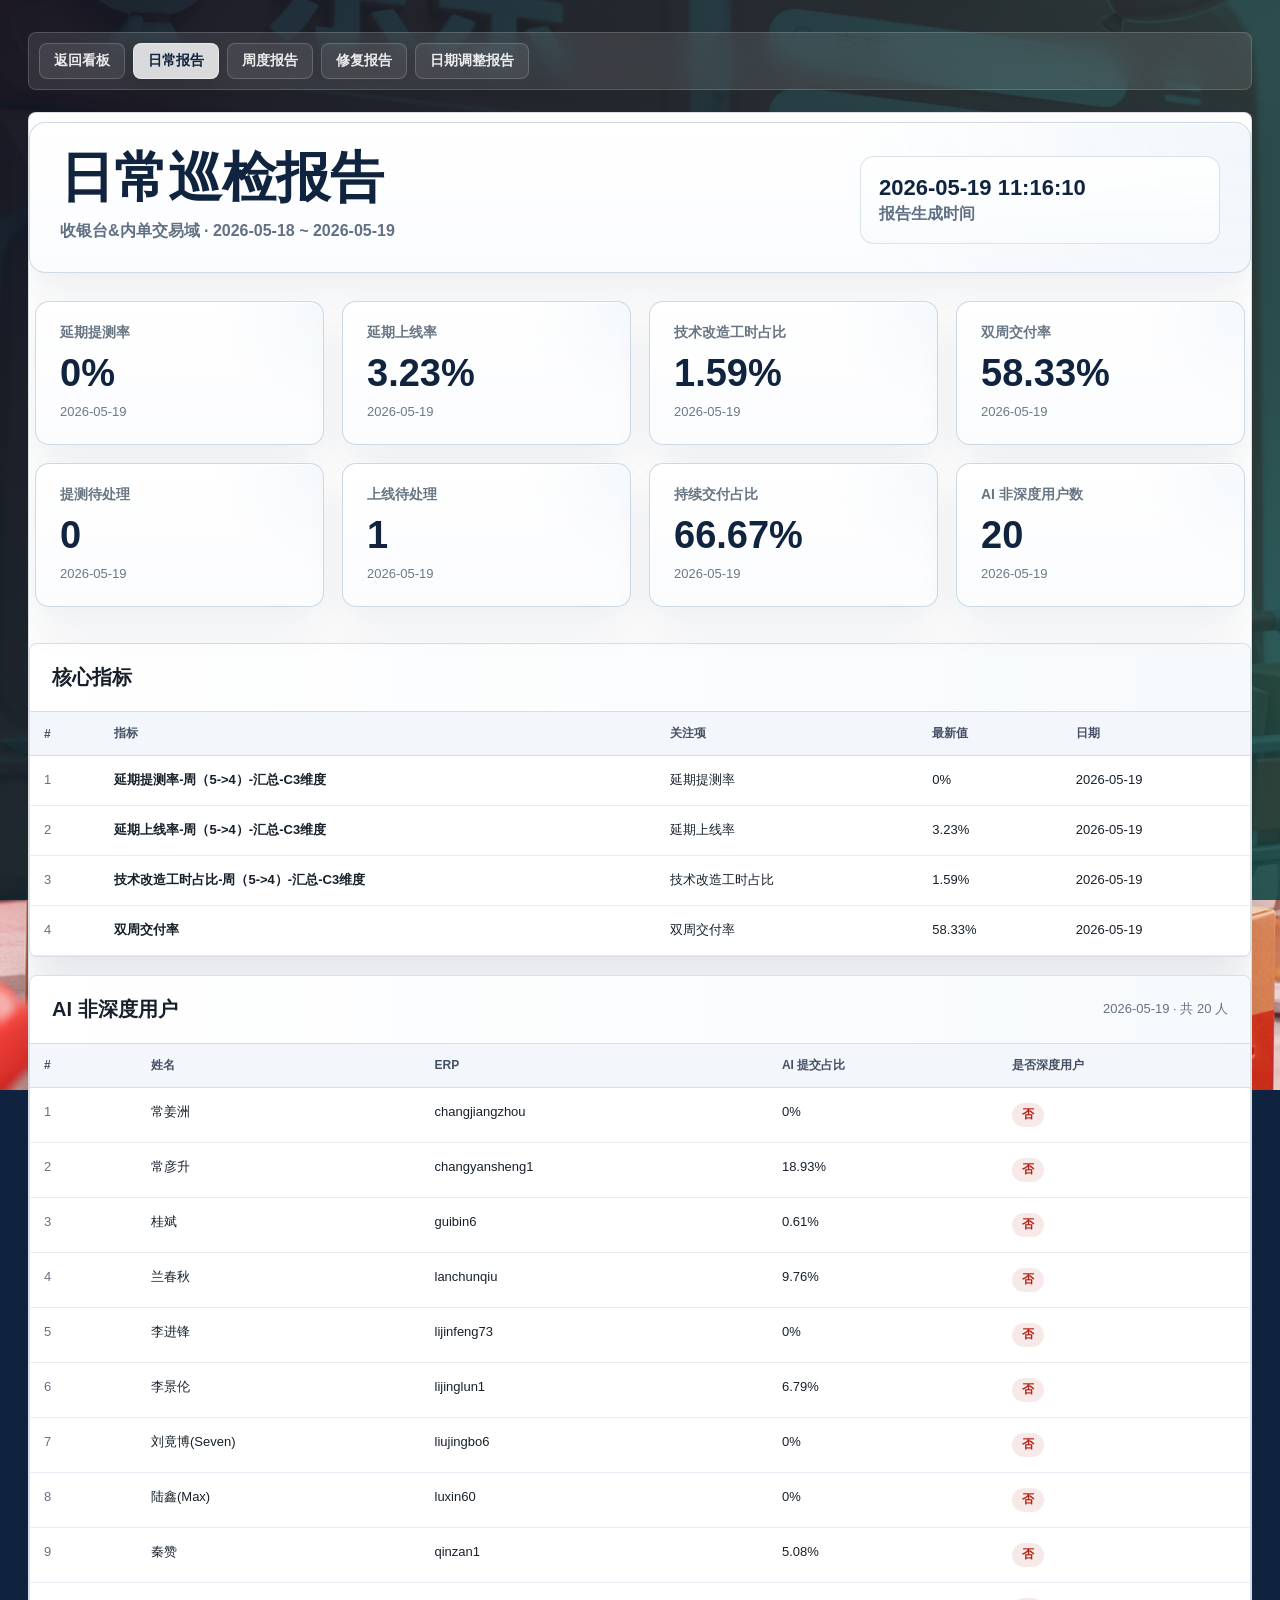
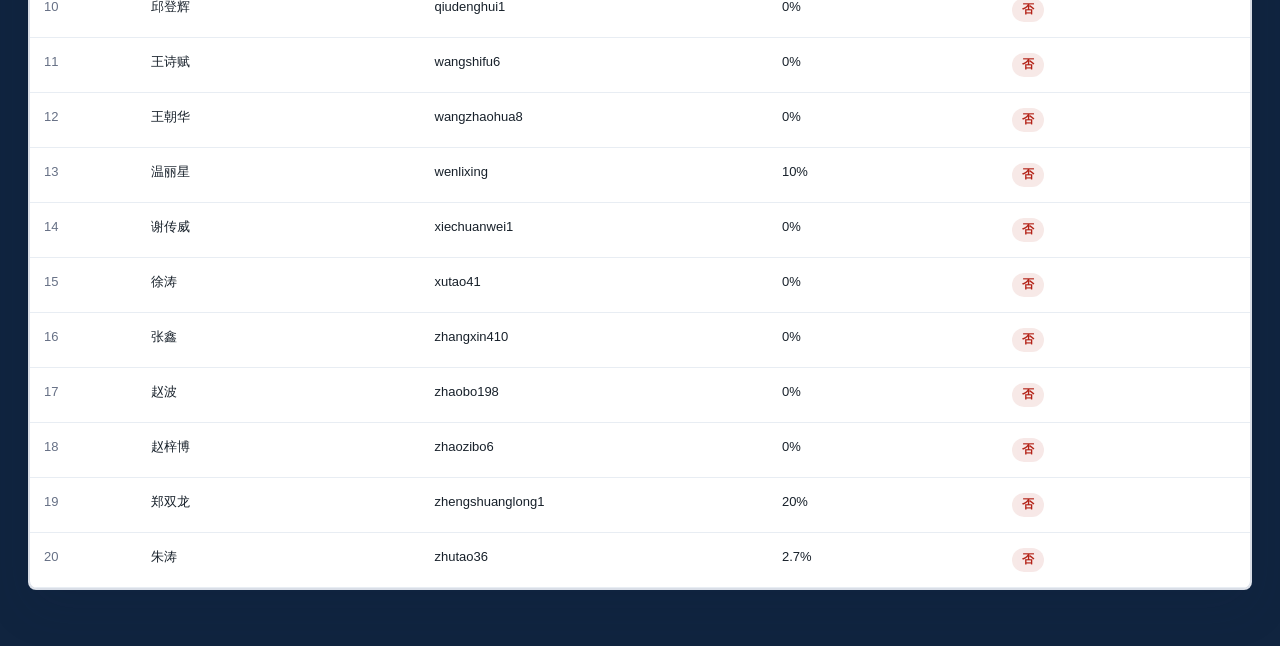
<file: daily-report.html>
<!doctype html>
<html lang="zh-CN">
<head>
  <meta charset="utf-8" />
  <meta name="viewport" content="width=device-width, initial-scale=1" />
  <title>日常巡检报告</title>
  
  <script async src="https://www.googletagmanager.com/gtag/js?id=G-EVZVKTJKWK"></script>
  <script>
    window.dataLayer = window.dataLayer || [];
    function gtag(){dataLayer.push(arguments);}
    gtag("js", new Date());
    gtag("config", "G-EVZVKTJKWK");
    document.addEventListener("click", (event) => {
      const target = event.target instanceof Element ? event.target.closest("a[href]") : null;
      if (!target || typeof gtag !== "function") return;
      const url = new URL(target.getAttribute("href"), window.location.href);
      gtag("event", url.hostname === window.location.hostname ? "click_internal_link" : "click_external_link", {
        link_url: url.href,
        link_text: (target.textContent || target.getAttribute("aria-label") || "").trim().slice(0, 100),
        page_path: window.location.pathname
      });
    });
  </script>
  <style>
    :root {
      --ink: #17202a;
      --muted: #667085;
      --line: #d7dde6;
      --paper: #f4f7fb;
      --panel: #ffffff;
      --navy: #10243f;
      --green: #0f8b6f;
      --blue: #1d6fb8;
      --amber: #b7791f;
      --red: #b42318;
      --shadow: 0 18px 48px rgba(16, 36, 63, 0.12);
    }
    * { box-sizing: border-box; }
    body {
      margin: 0;
      color: var(--ink);
      font-family: "Avenir Next", "PingFang SC", "Microsoft YaHei", sans-serif;
      min-height: 100vh;
      background-color: #10243f;
      background-image:
        linear-gradient(135deg, rgba(9, 21, 35, 0.92), rgba(12, 72, 67, 0.82)),
        linear-gradient(180deg, rgba(255, 255, 255, 0.08), rgba(9, 21, 35, 0.22)),
        url("./prototype/static/assets/jd-inspection-page-background.png");
      background-size: cover, cover, cover;
      background-position: center, center, center;
      background-repeat: no-repeat;
      background-attachment: fixed;
    }
    .shell { max-width: 1440px; margin: 0 auto; padding: 32px 28px 56px; }
    .hero {
      color: #fff;
      padding: 28px 0 22px;
      display: grid;
      grid-template-columns: 1.2fr 0.8fr;
      gap: 24px;
      align-items: end;
    }
    h1 {
      margin: 0 0 12px;
      font-size: clamp(32px, 5vw, 64px);
      line-height: 1;
      letter-spacing: 0;
      font-weight: 800;
    }
    .subtitle { max-width: 880px; font-size: 16px; line-height: 1.8; color: rgba(255,255,255,0.82); }
    .run-card {
      background: rgba(255,255,255,0.14);
      border: 1px solid rgba(255,255,255,0.22);
      backdrop-filter: blur(12px);
      border-radius: 8px;
      padding: 18px;
      color: rgba(255,255,255,0.92);
    }
    .run-card strong { display: block; font-size: 22px; margin-bottom: 4px; }
    .metrics { display: grid; grid-template-columns: repeat(4, minmax(0, 1fr)); gap: 14px; margin: 18px 0 26px; }
    .metrics.metrics-5 { grid-template-columns: repeat(6, minmax(0, 1fr)); }
    .metrics.metrics-5 .metric { grid-column: span 2; }
    .metrics.metrics-5 .metric:nth-child(n + 4) { grid-column: span 3; }
    .metric {
      background: var(--panel);
      border-radius: 8px;
      padding: 18px;
      box-shadow: var(--shadow);
      border: 1px solid rgba(215,221,230,0.85);
      min-height: 112px;
    }
    .metric-label { color: var(--muted); font-size: 13px; }
    .metric-value { font-size: 34px; font-weight: 800; margin: 8px 0 6px; color: var(--navy); overflow-wrap: anywhere; }
    .metric-note { color: var(--muted); font-size: 12px; line-height: 1.5; }
    section {
      background: var(--panel);
      border: 1px solid rgba(215,221,230,0.95);
      box-shadow: var(--shadow);
      border-radius: 8px;
      margin-top: 18px;
      overflow: hidden;
    }
    .section-head {
      padding: 20px 22px;
      border-bottom: 1px solid var(--line);
      display: flex;
      align-items: center;
      justify-content: space-between;
      gap: 16px;
      background: linear-gradient(90deg, #fff, #f7fafc);
    }
    h2 { margin: 0; font-size: 20px; letter-spacing: 0; }
    .section-note { color: var(--muted); font-size: 13px; }
    .table-wrap { overflow-x: auto; }
    table { width: 100%; border-collapse: collapse; min-width: 860px; }
    th {
      text-align: left;
      padding: 13px 14px;
      color: #445065;
      background: #f3f6fa;
      font-size: 12px;
      font-weight: 700;
      border-bottom: 1px solid var(--line);
      white-space: nowrap;
    }
    td { padding: 15px 14px; border-bottom: 1px solid #e8edf3; vertical-align: top; font-size: 13px; line-height: 1.45; }
    tr:hover td { background: #f8fbfd; }
    .index { color: var(--muted); width: 54px; }
    .demand { font-weight: 700; color: var(--ink); max-width: 420px; }
    .meta { color: var(--muted); font-size: 12px; margin-top: 5px; }
    .muted { color: var(--muted); }
    a { color: var(--blue); text-decoration: none; font-weight: 700; }
    a:hover { text-decoration: underline; }
    .badge, .status {
      display: inline-flex;
      align-items: center;
      height: 24px;
      border-radius: 999px;
      padding: 0 10px;
      font-size: 12px;
      font-weight: 800;
      white-space: nowrap;
    }
    .badge.blue { background: rgba(29,111,184,0.12); color: var(--blue); }
    .badge.green { background: rgba(15,139,111,0.12); color: var(--green); }
    .badge.amber { background: rgba(183,121,31,0.12); color: var(--amber); }
    .status.ok { background: rgba(15,139,111,0.12); color: var(--green); }
    .status.calm { background: rgba(183,121,31,0.12); color: var(--amber); }
    .status.bad { background: rgba(180,35,24,0.10); color: var(--red); }
    .empty { color: var(--muted); text-align: center; padding: 28px; }
    .report-nav {
      display: inline-flex;
      flex-wrap: wrap;
      gap: 4px;
      margin: 0 0 26px;
      padding: 6px;
      border: 1px solid rgba(255,255,255,0.16);
      border-radius: 8px;
      background: rgba(12,22,34,0.20);
      box-shadow: 0 16px 38px rgba(0,0,0,0.10);
      backdrop-filter: blur(16px);
    }
    .report-nav a {
      display: inline-flex;
      align-items: center;
      justify-content: center;
      min-height: 36px;
      color: rgba(255,255,255,0.80);
      border: 1px solid transparent;
      background: transparent;
      border-radius: 6px;
      padding: 0 13px;
      font-size: 14px;
      font-weight: 760;
      white-space: nowrap;
      text-decoration: none;
      transition: background .18s ease, color .18s ease, border-color .18s ease;
    }
    .report-nav a:hover {
      color: #fff;
      background: rgba(255,255,255,0.08);
      border-color: rgba(255,255,255,0.14);
      text-decoration: none;
    }
    .report-nav a[aria-current="page"] {
      color: #10243f;
      background: rgba(255,255,255,0.76);
      border-color: rgba(255,255,255,0.46);
      box-shadow: 0 8px 20px rgba(0,0,0,0.10);
    }
    .split { display: grid; grid-template-columns: 1fr 1fr; gap: 18px; margin-top: 18px; }
    .split section { margin-top: 0; }
    footer { color: rgba(255,255,255,0.76); font-size: 12px; margin-top: 22px; text-align: right; }
    @media (max-width: 980px) {
      .hero, .split { grid-template-columns: 1fr; }
      .metrics { grid-template-columns: repeat(2, minmax(0, 1fr)); }
      .shell { padding: 22px 14px 42px; }
    }
    @media (max-width: 560px) {
      .metrics { grid-template-columns: 1fr; }
      h1 { font-size: 34px; }
    }

    .public-shell {
      max-width: 1480px;
      margin: 0 auto;
      padding: 32px 28px 56px;
    }
    .public-hero {
      color: #fff;
      padding: 28px 0 18px;
      display: grid;
      grid-template-columns: 1.3fr 0.7fr;
      gap: 20px;
      align-items: end;
    }
    .public-eyebrow {
      color: rgba(255,255,255,0.72);
      font-size: 13px;
      font-weight: 700;
      margin-bottom: 8px;
    }
    .public-hero h1 {
      margin: 0 0 10px;
      font-size: clamp(34px, 5vw, 62px);
      line-height: 1;
      letter-spacing: 0;
      font-weight: 800;
    }
    .public-hero-copy {
      color: rgba(255,255,255,0.84);
      font-size: 16px;
      line-height: 1.8;
      max-width: 840px;
    }
    .public-meta {
      display: flex;
      flex-wrap: wrap;
      gap: 10px;
      justify-content: flex-end;
      align-items: center;
    }
    .public-meta span {
      border: 1px solid rgba(255,255,255,0.22);
      border-radius: 8px;
      background: rgba(255,255,255,0.14);
      backdrop-filter: blur(12px);
      padding: 8px 10px;
      color: rgba(255,255,255,0.9);
      font-size: 13px;
      white-space: nowrap;
    }
    .public-report-hub {
      display: grid;
      grid-template-columns: repeat(4, minmax(0, 1fr));
      gap: 14px;
    }
    .public-report-link {
      display: flex;
      flex-direction: column;
      justify-content: space-between;
      min-height: 146px;
      padding: 18px;
      border-radius: 8px;
      text-decoration: none;
      color: #17212b;
      background: #ffffff;
      border: 1px solid rgba(215,221,230,0.88);
      box-shadow: var(--shadow);
      transition: transform .18s ease, box-shadow .18s ease, border-color .18s ease;
    }
    .public-report-link:hover {
      transform: translateY(-2px);
      box-shadow: 0 20px 42px rgba(16, 36, 63, 0.14);
      border-color: rgba(29,111,184,0.24);
      text-decoration: none;
    }
    .public-report-link-kicker {
      display: inline-flex;
      align-items: center;
      justify-content: center;
      width: fit-content;
      min-height: 24px;
      padding: 0 10px;
      border-radius: 999px;
      background: rgba(29,111,184,0.10);
      color: var(--blue);
      font-size: 12px;
      font-weight: 800;
    }
    .public-report-link-title {
      margin-top: 12px;
      font-size: 22px;
      line-height: 1.2;
      font-weight: 800;
      color: var(--navy);
    }
    .public-report-link-desc {
      margin-top: 10px;
      color: var(--muted);
      font-size: 13px;
      line-height: 1.6;
    }
    .static-report-nav {
      display: flex;
      flex-wrap: wrap;
      gap: 8px;
      margin: 0 0 18px;
      padding: 10px;
      border: 1px solid rgba(255,255,255,0.16);
      border-radius: 8px;
      background: rgba(255,255,255,0.10);
      backdrop-filter: blur(14px);
    }
    .static-report-nav a {
      display: inline-flex;
      align-items: center;
      justify-content: center;
      min-height: 36px;
      padding: 0 14px;
      border-radius: 8px;
      color: rgba(255,255,255,0.9);
      border: 1px solid rgba(255,255,255,0.18);
      background: rgba(255,255,255,0.08);
      font-size: 14px;
      font-weight: 760;
      text-decoration: none;
      transition: transform .18s ease, background .18s ease, color .18s ease;
    }
    .static-report-nav a:hover {
      transform: translateY(-1px);
      background: rgba(255,255,255,0.12);
      text-decoration: none;
    }
    .static-report-nav a.active {
      color: #10243f;
      background: rgba(255,255,255,0.82);
      border-color: rgba(255,255,255,0.42);
      box-shadow: 0 8px 20px rgba(0,0,0,0.10);
    }
    .public-board {
      display: grid;
      gap: 18px;
    }
    .public-overview {
      display: grid;
      grid-template-columns: repeat(4, minmax(0, 1fr));
      gap: 14px;
    }
    .public-card {
      background: #ffffff;
      border-radius: 8px;
      padding: 18px;
      box-shadow: var(--shadow);
      border: 1px solid rgba(215,221,230,0.85);
      min-height: 128px;
    }
    .public-card-caption {
      color: var(--muted);
      font-size: 12px;
      font-weight: 700;
      margin-bottom: 8px;
    }
    .public-card-label {
      color: #445065;
      font-size: 13px;
      font-weight: 700;
    }
    .public-card-value {
      font-size: 34px;
      line-height: 1.05;
      font-weight: 800;
      margin: 10px 0 8px;
      color: var(--navy);
    }
    .public-card-foot {
      display: flex;
      justify-content: space-between;
      gap: 10px;
      color: var(--muted);
      font-size: 12px;
    }
    .public-panel {
      background: #ffffff;
      border-radius: 8px;
      padding: 18px;
      box-shadow: var(--shadow);
      border: 1px solid rgba(215,221,230,0.85);
    }
    .public-panel-head {
      display: flex;
      align-items: end;
      justify-content: space-between;
      gap: 16px;
      margin-bottom: 14px;
    }
    .public-panel-head h2 {
      margin: 0;
    }
    .public-panel-head p {
      margin: 6px 0 0;
      color: var(--muted);
      font-size: 13px;
      line-height: 1.6;
    }
    .public-trend-grid {
      display: grid;
      grid-template-columns: repeat(3, minmax(0, 1fr));
      gap: 14px;
    }
    .public-trend-card {
      border: 1px solid rgba(215,221,230,0.9);
      border-radius: 8px;
      padding: 14px;
      background: linear-gradient(180deg, #ffffff, #f8fbfd);
      min-height: 216px;
    }
    .public-trend-title {
      font-size: 15px;
      font-weight: 760;
      color: var(--ink);
    }
    .public-trend-meta {
      margin-top: 4px;
      color: var(--muted);
      font-size: 12px;
    }
    .public-trend-card canvas {
      width: 100%;
      height: 140px;
      display: block;
      margin-top: 10px;
    }
    .public-ai-grid {
      display: grid;
      grid-template-columns: repeat(4, minmax(0, 1fr));
      gap: 10px;
    }
    .public-ai-pill {
      display: flex;
      align-items: center;
      gap: 10px;
      min-width: 0;
      border-radius: 8px;
      border: 1px solid rgba(215,221,230,0.9);
      background: #f8fbfd;
      padding: 10px 12px;
    }
    .public-ai-avatar {
      width: 28px;
      height: 28px;
      border-radius: 999px;
      display: inline-flex;
      align-items: center;
      justify-content: center;
      background: rgba(36,111,168,0.12);
      color: var(--blue);
      font-size: 13px;
      font-weight: 800;
      flex: 0 0 auto;
    }
    .public-ai-name {
      min-width: 0;
      overflow: hidden;
      text-overflow: ellipsis;
      white-space: nowrap;
      font-size: 13px;
      font-weight: 700;
      color: var(--ink);
    }
    .public-reports {
      margin-top: 22px;
    }
    .public-report-block {
      padding-top: 8px;
      border-top: 1px solid rgba(255,255,255,0.08);
    }
    .public-report-block .hero {
      margin: 0 0 22px;
      padding: 28px 30px;
      display: grid;
      grid-template-columns: minmax(0, 1.15fr) minmax(260px, 0.85fr);
      gap: 22px;
      align-items: end;
      color: var(--ink);
      border: 1px solid rgba(201, 214, 225, 0.92);
      border-radius: 16px;
      background:
        radial-gradient(circle at 100% 0%, rgba(29, 111, 184, 0.055), transparent 34%),
        linear-gradient(180deg, #ffffff, #fbfcfe);
      box-shadow:
        0 20px 44px rgba(16, 36, 63, 0.08),
        inset 0 1px 0 rgba(255,255,255,0.94);
    }
    .public-report-block .hero h1 {
      color: var(--navy);
      font-size: clamp(34px, 4.2vw, 56px);
      line-height: 1;
      margin: 0 0 12px;
    }
    .public-report-block .subtitle {
      max-width: none;
      color: #617083;
      font-size: 16px;
      line-height: 1.7;
      font-weight: 650;
    }
    .public-report-block .run-card {
      justify-self: end;
      min-width: min(100%, 360px);
      color: var(--ink);
      border: 1px solid rgba(217, 225, 231, 0.95);
      border-radius: 14px;
      background: linear-gradient(180deg, rgba(255,255,255,0.92), rgba(248,251,253,0.88));
      box-shadow: inset 0 1px 0 rgba(255,255,255,0.92);
      backdrop-filter: none;
    }
    .public-report-block .run-card strong {
      color: var(--navy);
      font-size: 22px;
      line-height: 1.15;
    }
    .public-report-block .run-card div {
      color: #617083;
      font-weight: 650;
    }
    .public-report-block .run-card .meta {
      color: #718093 !important;
      font-size: 12px;
      line-height: 1.6;
    }
    .public-report-block footer {
      display: none;
    }
    .public-report-block .metrics {
      gap: 18px;
      margin: 22px 0 30px;
      padding: 6px;
    }
    .public-report-block .metric {
      min-height: 140px;
      padding: 22px 24px;
      border-radius: 14px;
      border-color: rgba(201, 214, 225, 0.92);
      background:
        radial-gradient(circle at 100% 0%, rgba(29, 111, 184, 0.045), transparent 34%),
        linear-gradient(180deg, #ffffff, #fbfcfe);
      box-shadow:
        0 18px 38px rgba(16, 36, 63, 0.08),
        inset 0 1px 0 rgba(255,255,255,0.92);
      transition: transform .18s ease, box-shadow .18s ease, border-color .18s ease;
    }
    .public-report-block .metric:hover {
      transform: translateY(-2px);
      border-color: rgba(29, 111, 184, 0.20);
      box-shadow:
        0 24px 48px rgba(16, 36, 63, 0.11),
        inset 0 1px 0 rgba(255,255,255,0.96);
    }
    .public-report-block .metric-label {
      color: #687684;
      font-size: 14px;
      font-weight: 760;
    }
    .public-report-block .metric-value {
      margin: 12px 0 10px;
      font-size: 38px;
      line-height: 1;
      letter-spacing: 0;
    }
    .public-report-block .metric-note {
      color: #6b7987;
      font-size: 13px;
      line-height: 1.55;
    }
    .public-report-block .badge.submit-test { background: rgba(29,111,184,0.12); color: var(--blue); }
    .public-report-block .badge.online { background: rgba(15,139,111,0.12); color: var(--green); }
    .public-report-block .date {
      display: inline-flex;
      border-radius: 6px;
      padding: 5px 8px;
      font-weight: 800;
      white-space: nowrap;
      border: 1px solid transparent;
    }
    .public-report-block .date.old { color: var(--red); background: rgba(180,35,24,0.08); border-color: rgba(180,35,24,0.15); }
    .public-report-block .date.new { color: var(--green); background: rgba(15,139,111,0.10); border-color: rgba(15,139,111,0.16); }
    .public-report-block .date.current { color: var(--navy); background: #eef4fa; border-color: #d7e4f1; }
    @media (max-width: 1100px) {
      .public-overview,
      .public-report-hub,
      .public-trend-grid,
      .public-ai-grid {
        grid-template-columns: repeat(2, minmax(0, 1fr));
      }
      .public-report-block .hero {
        grid-template-columns: 1fr;
      }
      .public-report-block .run-card {
        justify-self: stretch;
      }
    }
    @media (max-width: 860px) {
      .public-hero {
        grid-template-columns: 1fr;
      }
      .public-meta {
        justify-content: flex-start;
      }
    }
    @media (max-width: 640px) {
      .public-shell {
        padding: 22px 14px 42px;
      }
      .public-overview,
      .public-report-hub,
      .public-trend-grid,
      .public-ai-grid {
        grid-template-columns: 1fr;
      }
    }
</style>
</head>
<body>
  <main class="public-shell">
    <nav class="static-report-nav" aria-label="报告导航"><a class="" href="./index.html">返回看板</a><a class="active" href="./daily-report.html">日常报告</a><a class="" href="./weekly-report.html">周度报告</a><a class="" href="./repair-report.html">修复报告</a><a class="" href="./thursday-report.html">日期调整报告</a></nav>
    <section class="public-reports">
      <article class="public-report-block"><header class="hero">
      <div>
        <h1>日常巡检报告</h1>
        <div class="subtitle">收银台&amp;内单交易域 · 2026-05-18 ~ 2026-05-19</div>
      </div>
      <div class="run-card">
        <strong>2026-05-19 11:16:10</strong>
        <div>报告生成时间</div>
      </div>
    </header>
    <div class="metrics metrics-8">
      <div class="metric">
        <div class="metric-label">延期提测率</div>
        <div class="metric-value">0%</div>
        <div class="metric-note">2026-05-19</div>
      </div>
    
      <div class="metric">
        <div class="metric-label">延期上线率</div>
        <div class="metric-value">3.23%</div>
        <div class="metric-note">2026-05-19</div>
      </div>
    
      <div class="metric">
        <div class="metric-label">技术改造工时占比</div>
        <div class="metric-value">1.59%</div>
        <div class="metric-note">2026-05-19</div>
      </div>
    
      <div class="metric">
        <div class="metric-label">双周交付率</div>
        <div class="metric-value">58.33%</div>
        <div class="metric-note">2026-05-19</div>
      </div>
    
      <div class="metric">
        <div class="metric-label">提测待处理</div>
        <div class="metric-value">0</div>
        <div class="metric-note">2026-05-19</div>
      </div>
    
      <div class="metric">
        <div class="metric-label">上线待处理</div>
        <div class="metric-value">1</div>
        <div class="metric-note">2026-05-19</div>
      </div>
    
      <div class="metric">
        <div class="metric-label">持续交付占比</div>
        <div class="metric-value">66.67%</div>
        <div class="metric-note">2026-05-19</div>
      </div>
    
      <div class="metric">
        <div class="metric-label">AI 非深度用户数</div>
        <div class="metric-value">20</div>
        <div class="metric-note">2026-05-19</div>
      </div>
    </div>
    
      <section>
        <div class="section-head">
          <h2>核心指标</h2>
          
        </div>
        <div class="table-wrap">
          <table>
            <thead><tr><th>#</th><th>指标</th><th>关注项</th><th>最新值</th><th>日期</th></tr></thead>
            <tbody><tr><td><span class="index">1</span></td><td><div class="demand">延期提测率-周（5-&gt;4）-汇总-C3维度</div></td><td>延期提测率</td><td>0%</td><td>2026-05-19</td></tr><tr><td><span class="index">2</span></td><td><div class="demand">延期上线率-周（5-&gt;4）-汇总-C3维度</div></td><td>延期上线率</td><td>3.23%</td><td>2026-05-19</td></tr><tr><td><span class="index">3</span></td><td><div class="demand">技术改造工时占比-周（5-&gt;4）-汇总-C3维度</div></td><td>技术改造工时占比</td><td>1.59%</td><td>2026-05-19</td></tr><tr><td><span class="index">4</span></td><td><div class="demand">双周交付率</div></td><td>双周交付率</td><td>58.33%</td><td>2026-05-19</td></tr></tbody>
          </table>
        </div>
      </section>
    
      <section>
        <div class="section-head">
          <h2>AI 非深度用户</h2>
          <div class="section-note">2026-05-19 · 共 20 人</div>
        </div>
        <div class="table-wrap">
          <table>
            <thead><tr><th>#</th><th>姓名</th><th>ERP</th><th>AI 提交占比</th><th>是否深度用户</th></tr></thead>
            <tbody><tr><td><span class="index">1</span></td><td>常姜洲</td><td>changjiangzhou</td><td>0%</td><td><span class="status bad">否</span></td></tr><tr><td><span class="index">2</span></td><td>常彦升</td><td>changyansheng1</td><td>18.93%</td><td><span class="status bad">否</span></td></tr><tr><td><span class="index">3</span></td><td>桂斌</td><td>guibin6</td><td>0.61%</td><td><span class="status bad">否</span></td></tr><tr><td><span class="index">4</span></td><td>兰春秋</td><td>lanchunqiu</td><td>9.76%</td><td><span class="status bad">否</span></td></tr><tr><td><span class="index">5</span></td><td>李进锋</td><td>lijinfeng73</td><td>0%</td><td><span class="status bad">否</span></td></tr><tr><td><span class="index">6</span></td><td>李景伦</td><td>lijinglun1</td><td>6.79%</td><td><span class="status bad">否</span></td></tr><tr><td><span class="index">7</span></td><td>刘竟博(Seven)</td><td>liujingbo6</td><td>0%</td><td><span class="status bad">否</span></td></tr><tr><td><span class="index">8</span></td><td>陆鑫(Max)</td><td>luxin60</td><td>0%</td><td><span class="status bad">否</span></td></tr><tr><td><span class="index">9</span></td><td>秦赞</td><td>qinzan1</td><td>5.08%</td><td><span class="status bad">否</span></td></tr><tr><td><span class="index">10</span></td><td>邱登辉</td><td>qiudenghui1</td><td>0%</td><td><span class="status bad">否</span></td></tr><tr><td><span class="index">11</span></td><td>王诗赋</td><td>wangshifu6</td><td>0%</td><td><span class="status bad">否</span></td></tr><tr><td><span class="index">12</span></td><td>王朝华</td><td>wangzhaohua8</td><td>0%</td><td><span class="status bad">否</span></td></tr><tr><td><span class="index">13</span></td><td>温丽星</td><td>wenlixing</td><td>10%</td><td><span class="status bad">否</span></td></tr><tr><td><span class="index">14</span></td><td>谢传威</td><td>xiechuanwei1</td><td>0%</td><td><span class="status bad">否</span></td></tr><tr><td><span class="index">15</span></td><td>徐涛</td><td>xutao41</td><td>0%</td><td><span class="status bad">否</span></td></tr><tr><td><span class="index">16</span></td><td>张鑫</td><td>zhangxin410</td><td>0%</td><td><span class="status bad">否</span></td></tr><tr><td><span class="index">17</span></td><td>赵波</td><td>zhaobo198</td><td>0%</td><td><span class="status bad">否</span></td></tr><tr><td><span class="index">18</span></td><td>赵梓博</td><td>zhaozibo6</td><td>0%</td><td><span class="status bad">否</span></td></tr><tr><td><span class="index">19</span></td><td>郑双龙</td><td>zhengshuanglong1</td><td>20%</td><td><span class="status bad">否</span></td></tr><tr><td><span class="index">20</span></td><td>朱涛</td><td>zhutao36</td><td>2.7%</td><td><span class="status bad">否</span></td></tr></tbody>
          </table>
        </div>
      </section></article>
    </section>
  </main>
</body>
</html>
</file>
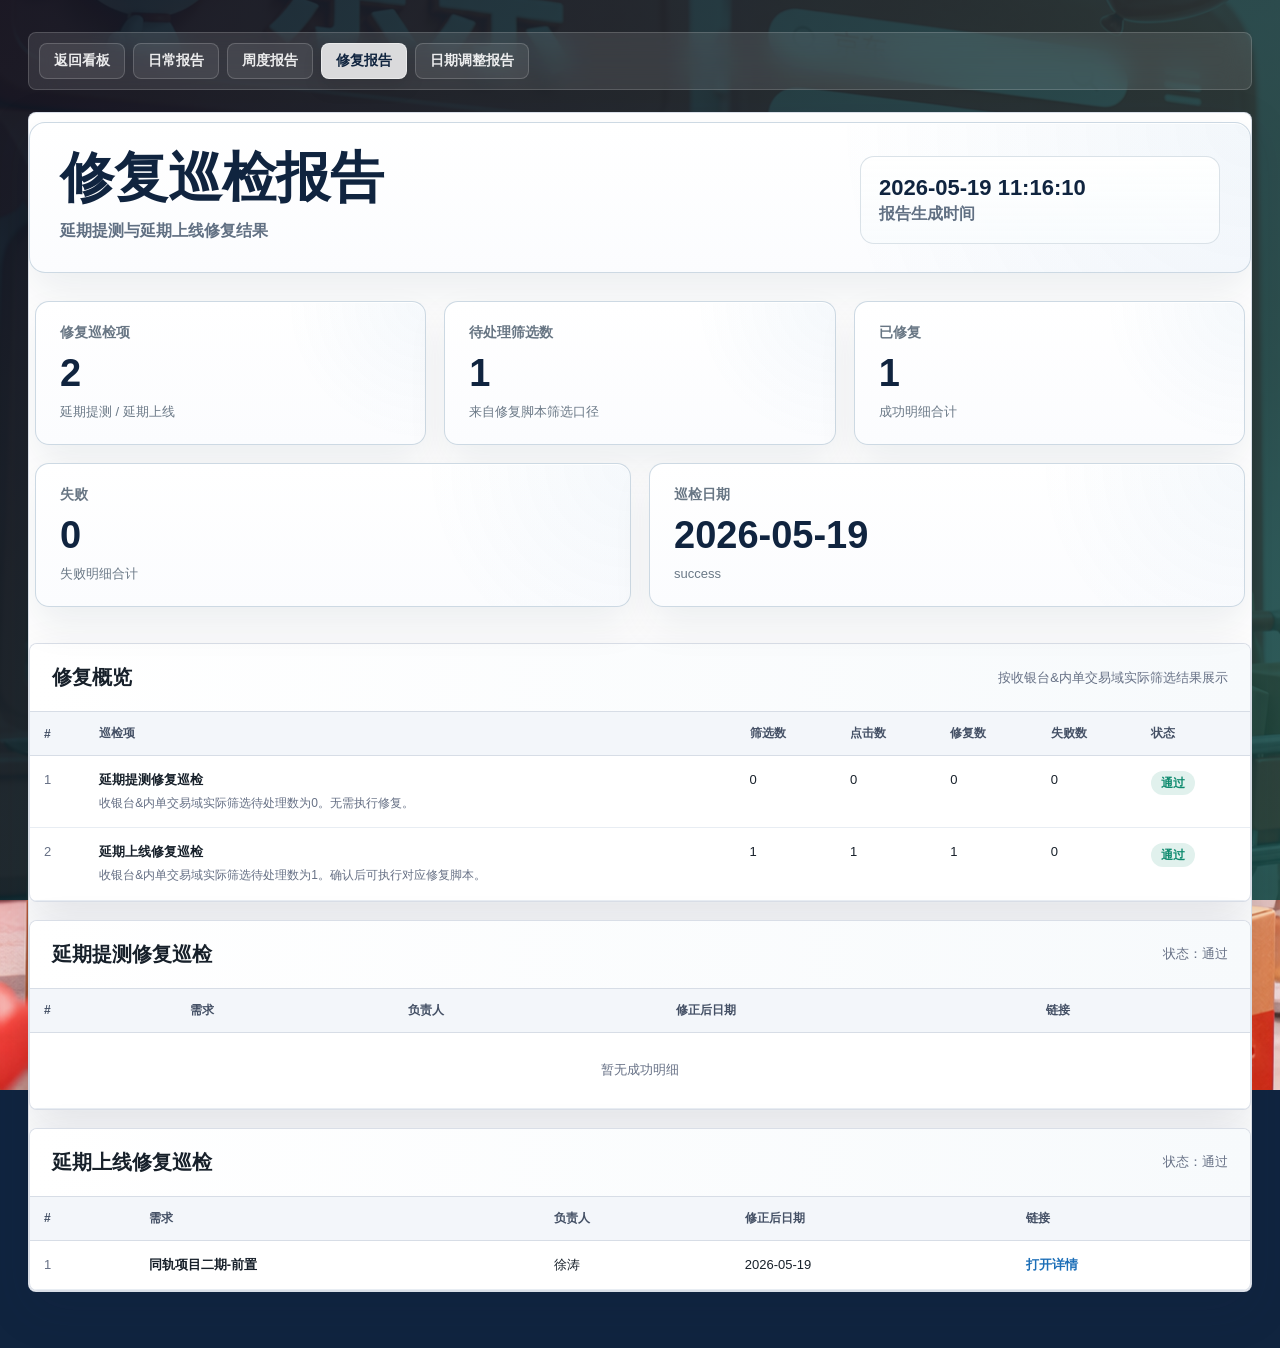
<file: repair-report.html>
<!doctype html>
<html lang="zh-CN">
<head>
  <meta charset="utf-8" />
  <meta name="viewport" content="width=device-width, initial-scale=1" />
  <title>修复巡检报告</title>
  
  <script async src="https://www.googletagmanager.com/gtag/js?id=G-EVZVKTJKWK"></script>
  <script>
    window.dataLayer = window.dataLayer || [];
    function gtag(){dataLayer.push(arguments);}
    gtag("js", new Date());
    gtag("config", "G-EVZVKTJKWK");
    document.addEventListener("click", (event) => {
      const target = event.target instanceof Element ? event.target.closest("a[href]") : null;
      if (!target || typeof gtag !== "function") return;
      const url = new URL(target.getAttribute("href"), window.location.href);
      gtag("event", url.hostname === window.location.hostname ? "click_internal_link" : "click_external_link", {
        link_url: url.href,
        link_text: (target.textContent || target.getAttribute("aria-label") || "").trim().slice(0, 100),
        page_path: window.location.pathname
      });
    });
  </script>
  <style>
    :root {
      --ink: #17202a;
      --muted: #667085;
      --line: #d7dde6;
      --paper: #f4f7fb;
      --panel: #ffffff;
      --navy: #10243f;
      --green: #0f8b6f;
      --blue: #1d6fb8;
      --amber: #b7791f;
      --red: #b42318;
      --shadow: 0 18px 48px rgba(16, 36, 63, 0.12);
    }
    * { box-sizing: border-box; }
    body {
      margin: 0;
      color: var(--ink);
      font-family: "Avenir Next", "PingFang SC", "Microsoft YaHei", sans-serif;
      min-height: 100vh;
      background-color: #10243f;
      background-image:
        linear-gradient(135deg, rgba(9, 21, 35, 0.92), rgba(12, 72, 67, 0.82)),
        linear-gradient(180deg, rgba(255, 255, 255, 0.08), rgba(9, 21, 35, 0.22)),
        url("./prototype/static/assets/jd-inspection-page-background.png");
      background-size: cover, cover, cover;
      background-position: center, center, center;
      background-repeat: no-repeat;
      background-attachment: fixed;
    }
    .shell { max-width: 1440px; margin: 0 auto; padding: 32px 28px 56px; }
    .hero {
      color: #fff;
      padding: 28px 0 22px;
      display: grid;
      grid-template-columns: 1.2fr 0.8fr;
      gap: 24px;
      align-items: end;
    }
    h1 {
      margin: 0 0 12px;
      font-size: clamp(32px, 5vw, 64px);
      line-height: 1;
      letter-spacing: 0;
      font-weight: 800;
    }
    .subtitle { max-width: 880px; font-size: 16px; line-height: 1.8; color: rgba(255,255,255,0.82); }
    .run-card {
      background: rgba(255,255,255,0.14);
      border: 1px solid rgba(255,255,255,0.22);
      backdrop-filter: blur(12px);
      border-radius: 8px;
      padding: 18px;
      color: rgba(255,255,255,0.92);
    }
    .run-card strong { display: block; font-size: 22px; margin-bottom: 4px; }
    .metrics { display: grid; grid-template-columns: repeat(4, minmax(0, 1fr)); gap: 14px; margin: 18px 0 26px; }
    .metrics.metrics-5 { grid-template-columns: repeat(6, minmax(0, 1fr)); }
    .metrics.metrics-5 .metric { grid-column: span 2; }
    .metrics.metrics-5 .metric:nth-child(n + 4) { grid-column: span 3; }
    .metric {
      background: var(--panel);
      border-radius: 8px;
      padding: 18px;
      box-shadow: var(--shadow);
      border: 1px solid rgba(215,221,230,0.85);
      min-height: 112px;
    }
    .metric-label { color: var(--muted); font-size: 13px; }
    .metric-value { font-size: 34px; font-weight: 800; margin: 8px 0 6px; color: var(--navy); overflow-wrap: anywhere; }
    .metric-note { color: var(--muted); font-size: 12px; line-height: 1.5; }
    section {
      background: var(--panel);
      border: 1px solid rgba(215,221,230,0.95);
      box-shadow: var(--shadow);
      border-radius: 8px;
      margin-top: 18px;
      overflow: hidden;
    }
    .section-head {
      padding: 20px 22px;
      border-bottom: 1px solid var(--line);
      display: flex;
      align-items: center;
      justify-content: space-between;
      gap: 16px;
      background: linear-gradient(90deg, #fff, #f7fafc);
    }
    h2 { margin: 0; font-size: 20px; letter-spacing: 0; }
    .section-note { color: var(--muted); font-size: 13px; }
    .table-wrap { overflow-x: auto; }
    table { width: 100%; border-collapse: collapse; min-width: 860px; }
    th {
      text-align: left;
      padding: 13px 14px;
      color: #445065;
      background: #f3f6fa;
      font-size: 12px;
      font-weight: 700;
      border-bottom: 1px solid var(--line);
      white-space: nowrap;
    }
    td { padding: 15px 14px; border-bottom: 1px solid #e8edf3; vertical-align: top; font-size: 13px; line-height: 1.45; }
    tr:hover td { background: #f8fbfd; }
    .index { color: var(--muted); width: 54px; }
    .demand { font-weight: 700; color: var(--ink); max-width: 420px; }
    .meta { color: var(--muted); font-size: 12px; margin-top: 5px; }
    .muted { color: var(--muted); }
    a { color: var(--blue); text-decoration: none; font-weight: 700; }
    a:hover { text-decoration: underline; }
    .badge, .status {
      display: inline-flex;
      align-items: center;
      height: 24px;
      border-radius: 999px;
      padding: 0 10px;
      font-size: 12px;
      font-weight: 800;
      white-space: nowrap;
    }
    .badge.blue { background: rgba(29,111,184,0.12); color: var(--blue); }
    .badge.green { background: rgba(15,139,111,0.12); color: var(--green); }
    .badge.amber { background: rgba(183,121,31,0.12); color: var(--amber); }
    .status.ok { background: rgba(15,139,111,0.12); color: var(--green); }
    .status.calm { background: rgba(183,121,31,0.12); color: var(--amber); }
    .status.bad { background: rgba(180,35,24,0.10); color: var(--red); }
    .empty { color: var(--muted); text-align: center; padding: 28px; }
    .report-nav {
      display: inline-flex;
      flex-wrap: wrap;
      gap: 4px;
      margin: 0 0 26px;
      padding: 6px;
      border: 1px solid rgba(255,255,255,0.16);
      border-radius: 8px;
      background: rgba(12,22,34,0.20);
      box-shadow: 0 16px 38px rgba(0,0,0,0.10);
      backdrop-filter: blur(16px);
    }
    .report-nav a {
      display: inline-flex;
      align-items: center;
      justify-content: center;
      min-height: 36px;
      color: rgba(255,255,255,0.80);
      border: 1px solid transparent;
      background: transparent;
      border-radius: 6px;
      padding: 0 13px;
      font-size: 14px;
      font-weight: 760;
      white-space: nowrap;
      text-decoration: none;
      transition: background .18s ease, color .18s ease, border-color .18s ease;
    }
    .report-nav a:hover {
      color: #fff;
      background: rgba(255,255,255,0.08);
      border-color: rgba(255,255,255,0.14);
      text-decoration: none;
    }
    .report-nav a[aria-current="page"] {
      color: #10243f;
      background: rgba(255,255,255,0.76);
      border-color: rgba(255,255,255,0.46);
      box-shadow: 0 8px 20px rgba(0,0,0,0.10);
    }
    .split { display: grid; grid-template-columns: 1fr 1fr; gap: 18px; margin-top: 18px; }
    .split section { margin-top: 0; }
    footer { color: rgba(255,255,255,0.76); font-size: 12px; margin-top: 22px; text-align: right; }
    @media (max-width: 980px) {
      .hero, .split { grid-template-columns: 1fr; }
      .metrics { grid-template-columns: repeat(2, minmax(0, 1fr)); }
      .shell { padding: 22px 14px 42px; }
    }
    @media (max-width: 560px) {
      .metrics { grid-template-columns: 1fr; }
      h1 { font-size: 34px; }
    }

    .public-shell {
      max-width: 1480px;
      margin: 0 auto;
      padding: 32px 28px 56px;
    }
    .public-hero {
      color: #fff;
      padding: 28px 0 18px;
      display: grid;
      grid-template-columns: 1.3fr 0.7fr;
      gap: 20px;
      align-items: end;
    }
    .public-eyebrow {
      color: rgba(255,255,255,0.72);
      font-size: 13px;
      font-weight: 700;
      margin-bottom: 8px;
    }
    .public-hero h1 {
      margin: 0 0 10px;
      font-size: clamp(34px, 5vw, 62px);
      line-height: 1;
      letter-spacing: 0;
      font-weight: 800;
    }
    .public-hero-copy {
      color: rgba(255,255,255,0.84);
      font-size: 16px;
      line-height: 1.8;
      max-width: 840px;
    }
    .public-meta {
      display: flex;
      flex-wrap: wrap;
      gap: 10px;
      justify-content: flex-end;
      align-items: center;
    }
    .public-meta span {
      border: 1px solid rgba(255,255,255,0.22);
      border-radius: 8px;
      background: rgba(255,255,255,0.14);
      backdrop-filter: blur(12px);
      padding: 8px 10px;
      color: rgba(255,255,255,0.9);
      font-size: 13px;
      white-space: nowrap;
    }
    .public-report-hub {
      display: grid;
      grid-template-columns: repeat(4, minmax(0, 1fr));
      gap: 14px;
    }
    .public-report-link {
      display: flex;
      flex-direction: column;
      justify-content: space-between;
      min-height: 146px;
      padding: 18px;
      border-radius: 8px;
      text-decoration: none;
      color: #17212b;
      background: #ffffff;
      border: 1px solid rgba(215,221,230,0.88);
      box-shadow: var(--shadow);
      transition: transform .18s ease, box-shadow .18s ease, border-color .18s ease;
    }
    .public-report-link:hover {
      transform: translateY(-2px);
      box-shadow: 0 20px 42px rgba(16, 36, 63, 0.14);
      border-color: rgba(29,111,184,0.24);
      text-decoration: none;
    }
    .public-report-link-kicker {
      display: inline-flex;
      align-items: center;
      justify-content: center;
      width: fit-content;
      min-height: 24px;
      padding: 0 10px;
      border-radius: 999px;
      background: rgba(29,111,184,0.10);
      color: var(--blue);
      font-size: 12px;
      font-weight: 800;
    }
    .public-report-link-title {
      margin-top: 12px;
      font-size: 22px;
      line-height: 1.2;
      font-weight: 800;
      color: var(--navy);
    }
    .public-report-link-desc {
      margin-top: 10px;
      color: var(--muted);
      font-size: 13px;
      line-height: 1.6;
    }
    .static-report-nav {
      display: flex;
      flex-wrap: wrap;
      gap: 8px;
      margin: 0 0 18px;
      padding: 10px;
      border: 1px solid rgba(255,255,255,0.16);
      border-radius: 8px;
      background: rgba(255,255,255,0.10);
      backdrop-filter: blur(14px);
    }
    .static-report-nav a {
      display: inline-flex;
      align-items: center;
      justify-content: center;
      min-height: 36px;
      padding: 0 14px;
      border-radius: 8px;
      color: rgba(255,255,255,0.9);
      border: 1px solid rgba(255,255,255,0.18);
      background: rgba(255,255,255,0.08);
      font-size: 14px;
      font-weight: 760;
      text-decoration: none;
      transition: transform .18s ease, background .18s ease, color .18s ease;
    }
    .static-report-nav a:hover {
      transform: translateY(-1px);
      background: rgba(255,255,255,0.12);
      text-decoration: none;
    }
    .static-report-nav a.active {
      color: #10243f;
      background: rgba(255,255,255,0.82);
      border-color: rgba(255,255,255,0.42);
      box-shadow: 0 8px 20px rgba(0,0,0,0.10);
    }
    .public-board {
      display: grid;
      gap: 18px;
    }
    .public-overview {
      display: grid;
      grid-template-columns: repeat(4, minmax(0, 1fr));
      gap: 14px;
    }
    .public-card {
      background: #ffffff;
      border-radius: 8px;
      padding: 18px;
      box-shadow: var(--shadow);
      border: 1px solid rgba(215,221,230,0.85);
      min-height: 128px;
    }
    .public-card-caption {
      color: var(--muted);
      font-size: 12px;
      font-weight: 700;
      margin-bottom: 8px;
    }
    .public-card-label {
      color: #445065;
      font-size: 13px;
      font-weight: 700;
    }
    .public-card-value {
      font-size: 34px;
      line-height: 1.05;
      font-weight: 800;
      margin: 10px 0 8px;
      color: var(--navy);
    }
    .public-card-foot {
      display: flex;
      justify-content: space-between;
      gap: 10px;
      color: var(--muted);
      font-size: 12px;
    }
    .public-panel {
      background: #ffffff;
      border-radius: 8px;
      padding: 18px;
      box-shadow: var(--shadow);
      border: 1px solid rgba(215,221,230,0.85);
    }
    .public-panel-head {
      display: flex;
      align-items: end;
      justify-content: space-between;
      gap: 16px;
      margin-bottom: 14px;
    }
    .public-panel-head h2 {
      margin: 0;
    }
    .public-panel-head p {
      margin: 6px 0 0;
      color: var(--muted);
      font-size: 13px;
      line-height: 1.6;
    }
    .public-trend-grid {
      display: grid;
      grid-template-columns: repeat(3, minmax(0, 1fr));
      gap: 14px;
    }
    .public-trend-card {
      border: 1px solid rgba(215,221,230,0.9);
      border-radius: 8px;
      padding: 14px;
      background: linear-gradient(180deg, #ffffff, #f8fbfd);
      min-height: 216px;
    }
    .public-trend-title {
      font-size: 15px;
      font-weight: 760;
      color: var(--ink);
    }
    .public-trend-meta {
      margin-top: 4px;
      color: var(--muted);
      font-size: 12px;
    }
    .public-trend-card canvas {
      width: 100%;
      height: 140px;
      display: block;
      margin-top: 10px;
    }
    .public-ai-grid {
      display: grid;
      grid-template-columns: repeat(4, minmax(0, 1fr));
      gap: 10px;
    }
    .public-ai-pill {
      display: flex;
      align-items: center;
      gap: 10px;
      min-width: 0;
      border-radius: 8px;
      border: 1px solid rgba(215,221,230,0.9);
      background: #f8fbfd;
      padding: 10px 12px;
    }
    .public-ai-avatar {
      width: 28px;
      height: 28px;
      border-radius: 999px;
      display: inline-flex;
      align-items: center;
      justify-content: center;
      background: rgba(36,111,168,0.12);
      color: var(--blue);
      font-size: 13px;
      font-weight: 800;
      flex: 0 0 auto;
    }
    .public-ai-name {
      min-width: 0;
      overflow: hidden;
      text-overflow: ellipsis;
      white-space: nowrap;
      font-size: 13px;
      font-weight: 700;
      color: var(--ink);
    }
    .public-reports {
      margin-top: 22px;
    }
    .public-report-block {
      padding-top: 8px;
      border-top: 1px solid rgba(255,255,255,0.08);
    }
    .public-report-block .hero {
      margin: 0 0 22px;
      padding: 28px 30px;
      display: grid;
      grid-template-columns: minmax(0, 1.15fr) minmax(260px, 0.85fr);
      gap: 22px;
      align-items: end;
      color: var(--ink);
      border: 1px solid rgba(201, 214, 225, 0.92);
      border-radius: 16px;
      background:
        radial-gradient(circle at 100% 0%, rgba(29, 111, 184, 0.055), transparent 34%),
        linear-gradient(180deg, #ffffff, #fbfcfe);
      box-shadow:
        0 20px 44px rgba(16, 36, 63, 0.08),
        inset 0 1px 0 rgba(255,255,255,0.94);
    }
    .public-report-block .hero h1 {
      color: var(--navy);
      font-size: clamp(34px, 4.2vw, 56px);
      line-height: 1;
      margin: 0 0 12px;
    }
    .public-report-block .subtitle {
      max-width: none;
      color: #617083;
      font-size: 16px;
      line-height: 1.7;
      font-weight: 650;
    }
    .public-report-block .run-card {
      justify-self: end;
      min-width: min(100%, 360px);
      color: var(--ink);
      border: 1px solid rgba(217, 225, 231, 0.95);
      border-radius: 14px;
      background: linear-gradient(180deg, rgba(255,255,255,0.92), rgba(248,251,253,0.88));
      box-shadow: inset 0 1px 0 rgba(255,255,255,0.92);
      backdrop-filter: none;
    }
    .public-report-block .run-card strong {
      color: var(--navy);
      font-size: 22px;
      line-height: 1.15;
    }
    .public-report-block .run-card div {
      color: #617083;
      font-weight: 650;
    }
    .public-report-block .run-card .meta {
      color: #718093 !important;
      font-size: 12px;
      line-height: 1.6;
    }
    .public-report-block footer {
      display: none;
    }
    .public-report-block .metrics {
      gap: 18px;
      margin: 22px 0 30px;
      padding: 6px;
    }
    .public-report-block .metric {
      min-height: 140px;
      padding: 22px 24px;
      border-radius: 14px;
      border-color: rgba(201, 214, 225, 0.92);
      background:
        radial-gradient(circle at 100% 0%, rgba(29, 111, 184, 0.045), transparent 34%),
        linear-gradient(180deg, #ffffff, #fbfcfe);
      box-shadow:
        0 18px 38px rgba(16, 36, 63, 0.08),
        inset 0 1px 0 rgba(255,255,255,0.92);
      transition: transform .18s ease, box-shadow .18s ease, border-color .18s ease;
    }
    .public-report-block .metric:hover {
      transform: translateY(-2px);
      border-color: rgba(29, 111, 184, 0.20);
      box-shadow:
        0 24px 48px rgba(16, 36, 63, 0.11),
        inset 0 1px 0 rgba(255,255,255,0.96);
    }
    .public-report-block .metric-label {
      color: #687684;
      font-size: 14px;
      font-weight: 760;
    }
    .public-report-block .metric-value {
      margin: 12px 0 10px;
      font-size: 38px;
      line-height: 1;
      letter-spacing: 0;
    }
    .public-report-block .metric-note {
      color: #6b7987;
      font-size: 13px;
      line-height: 1.55;
    }
    .public-report-block .badge.submit-test { background: rgba(29,111,184,0.12); color: var(--blue); }
    .public-report-block .badge.online { background: rgba(15,139,111,0.12); color: var(--green); }
    .public-report-block .date {
      display: inline-flex;
      border-radius: 6px;
      padding: 5px 8px;
      font-weight: 800;
      white-space: nowrap;
      border: 1px solid transparent;
    }
    .public-report-block .date.old { color: var(--red); background: rgba(180,35,24,0.08); border-color: rgba(180,35,24,0.15); }
    .public-report-block .date.new { color: var(--green); background: rgba(15,139,111,0.10); border-color: rgba(15,139,111,0.16); }
    .public-report-block .date.current { color: var(--navy); background: #eef4fa; border-color: #d7e4f1; }
    @media (max-width: 1100px) {
      .public-overview,
      .public-report-hub,
      .public-trend-grid,
      .public-ai-grid {
        grid-template-columns: repeat(2, minmax(0, 1fr));
      }
      .public-report-block .hero {
        grid-template-columns: 1fr;
      }
      .public-report-block .run-card {
        justify-self: stretch;
      }
    }
    @media (max-width: 860px) {
      .public-hero {
        grid-template-columns: 1fr;
      }
      .public-meta {
        justify-content: flex-start;
      }
    }
    @media (max-width: 640px) {
      .public-shell {
        padding: 22px 14px 42px;
      }
      .public-overview,
      .public-report-hub,
      .public-trend-grid,
      .public-ai-grid {
        grid-template-columns: 1fr;
      }
    }
</style>
</head>
<body>
  <main class="public-shell">
    <nav class="static-report-nav" aria-label="报告导航"><a class="" href="./index.html">返回看板</a><a class="" href="./daily-report.html">日常报告</a><a class="" href="./weekly-report.html">周度报告</a><a class="active" href="./repair-report.html">修复报告</a><a class="" href="./thursday-report.html">日期调整报告</a></nav>
    <section class="public-reports">
      <article class="public-report-block"><header class="hero">
      <div>
        <h1>修复巡检报告</h1>
        <div class="subtitle">延期提测与延期上线修复结果</div>
      </div>
      <div class="run-card">
        <strong>2026-05-19 11:16:10</strong>
        <div>报告生成时间</div>
      </div>
    </header>
    <div class="metrics metrics-5">
      <div class="metric">
        <div class="metric-label">修复巡检项</div>
        <div class="metric-value">2</div>
        <div class="metric-note">延期提测 / 延期上线</div>
      </div>
    
      <div class="metric">
        <div class="metric-label">待处理筛选数</div>
        <div class="metric-value">1</div>
        <div class="metric-note">来自修复脚本筛选口径</div>
      </div>
    
      <div class="metric">
        <div class="metric-label">已修复</div>
        <div class="metric-value">1</div>
        <div class="metric-note">成功明细合计</div>
      </div>
    
      <div class="metric">
        <div class="metric-label">失败</div>
        <div class="metric-value">0</div>
        <div class="metric-note">失败明细合计</div>
      </div>
    
      <div class="metric">
        <div class="metric-label">巡检日期</div>
        <div class="metric-value">2026-05-19</div>
        <div class="metric-note">success</div>
      </div>
    </div>
    
      <section>
        <div class="section-head">
          <h2>修复概览</h2>
          <div class="section-note">按收银台&amp;内单交易域实际筛选结果展示</div>
        </div>
        <div class="table-wrap">
          <table>
            <thead><tr><th>#</th><th>巡检项</th><th>筛选数</th><th>点击数</th><th>修复数</th><th>失败数</th><th>状态</th></tr></thead>
            <tbody><tr><td><span class="index">1</span></td><td><div class="demand">延期提测修复巡检</div><div class="meta">收银台&amp;内单交易域实际筛选待处理数为0。无需执行修复。</div></td><td>0</td><td>0</td><td>0</td><td>0</td><td><span class="status ok">通过</span></td></tr><tr><td><span class="index">2</span></td><td><div class="demand">延期上线修复巡检</div><div class="meta">收银台&amp;内单交易域实际筛选待处理数为1。确认后可执行对应修复脚本。</div></td><td>1</td><td>1</td><td>1</td><td>0</td><td><span class="status ok">通过</span></td></tr></tbody>
          </table>
        </div>
      </section>
    
      <section>
        <div class="section-head">
          <h2>延期提测修复巡检</h2>
          <div class="section-note">状态：通过</div>
        </div>
        <div class="table-wrap">
          <table>
            <thead><tr><th>#</th><th>需求</th><th>负责人</th><th>修正后日期</th><th>链接</th></tr></thead>
            <tbody><tr><td colspan="5" class="empty">暂无成功明细</td></tr></tbody>
          </table>
        </div>
      </section>
    
      <section>
        <div class="section-head">
          <h2>延期上线修复巡检</h2>
          <div class="section-note">状态：通过</div>
        </div>
        <div class="table-wrap">
          <table>
            <thead><tr><th>#</th><th>需求</th><th>负责人</th><th>修正后日期</th><th>链接</th></tr></thead>
            <tbody><tr><td><span class="index">1</span></td><td><div class="demand">同轨项目二期-前置</div></td><td>徐涛</td><td>2026-05-19</td><td><a href="http://xingyun.jd.com/teamspace/scrum/JD_Cashier/workitems/product_demand?cardId=6044879&amp;sprintId=321390" target="_blank" rel="noopener noreferrer">打开详情</a></td></tr></tbody>
          </table>
        </div>
      </section></article>
    </section>
  </main>
</body>
</html>
</file>
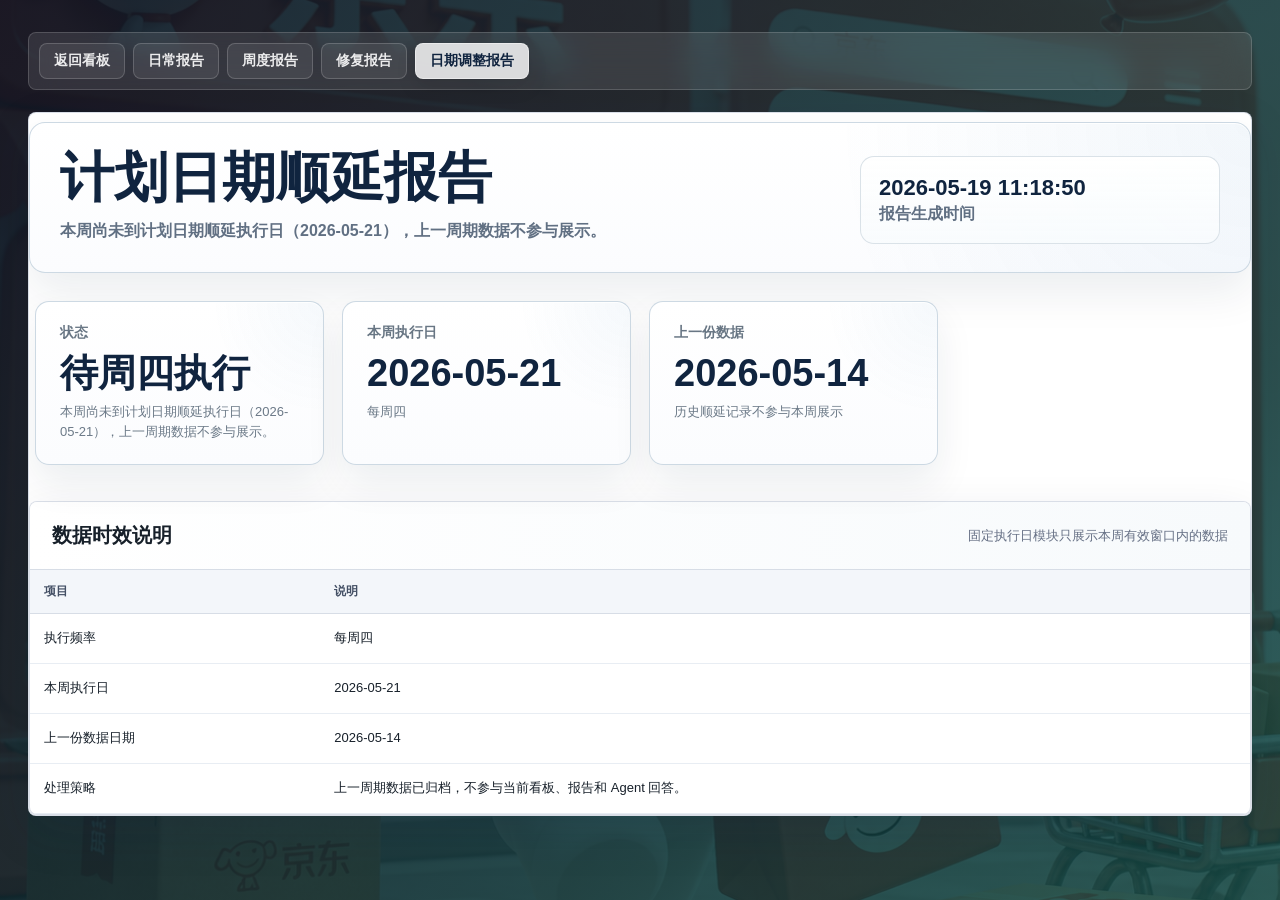
<file: thursday-report.html>
<!doctype html>
<html lang="zh-CN">
<head>
  <meta charset="utf-8" />
  <meta name="viewport" content="width=device-width, initial-scale=1" />
  <title>计划日期调整报告</title>
  
  <script async src="https://www.googletagmanager.com/gtag/js?id=G-EVZVKTJKWK"></script>
  <script>
    window.dataLayer = window.dataLayer || [];
    function gtag(){dataLayer.push(arguments);}
    gtag("js", new Date());
    gtag("config", "G-EVZVKTJKWK");
    document.addEventListener("click", (event) => {
      const target = event.target instanceof Element ? event.target.closest("a[href]") : null;
      if (!target || typeof gtag !== "function") return;
      const url = new URL(target.getAttribute("href"), window.location.href);
      gtag("event", url.hostname === window.location.hostname ? "click_internal_link" : "click_external_link", {
        link_url: url.href,
        link_text: (target.textContent || target.getAttribute("aria-label") || "").trim().slice(0, 100),
        page_path: window.location.pathname
      });
    });
  </script>
  <style>
    :root {
      --ink: #17202a;
      --muted: #667085;
      --line: #d7dde6;
      --paper: #f4f7fb;
      --panel: #ffffff;
      --navy: #10243f;
      --green: #0f8b6f;
      --blue: #1d6fb8;
      --amber: #b7791f;
      --red: #b42318;
      --shadow: 0 18px 48px rgba(16, 36, 63, 0.12);
    }
    * { box-sizing: border-box; }
    body {
      margin: 0;
      color: var(--ink);
      font-family: "Avenir Next", "PingFang SC", "Microsoft YaHei", sans-serif;
      min-height: 100vh;
      background-color: #10243f;
      background-image:
        linear-gradient(135deg, rgba(9, 21, 35, 0.92), rgba(12, 72, 67, 0.82)),
        linear-gradient(180deg, rgba(255, 255, 255, 0.08), rgba(9, 21, 35, 0.22)),
        url("./prototype/static/assets/jd-inspection-page-background.png");
      background-size: cover, cover, cover;
      background-position: center, center, center;
      background-repeat: no-repeat;
      background-attachment: fixed;
    }
    .shell { max-width: 1440px; margin: 0 auto; padding: 32px 28px 56px; }
    .hero {
      color: #fff;
      padding: 28px 0 22px;
      display: grid;
      grid-template-columns: 1.2fr 0.8fr;
      gap: 24px;
      align-items: end;
    }
    h1 {
      margin: 0 0 12px;
      font-size: clamp(32px, 5vw, 64px);
      line-height: 1;
      letter-spacing: 0;
      font-weight: 800;
    }
    .subtitle { max-width: 880px; font-size: 16px; line-height: 1.8; color: rgba(255,255,255,0.82); }
    .run-card {
      background: rgba(255,255,255,0.14);
      border: 1px solid rgba(255,255,255,0.22);
      backdrop-filter: blur(12px);
      border-radius: 8px;
      padding: 18px;
      color: rgba(255,255,255,0.92);
    }
    .run-card strong { display: block; font-size: 22px; margin-bottom: 4px; }
    .metrics { display: grid; grid-template-columns: repeat(4, minmax(0, 1fr)); gap: 14px; margin: 18px 0 26px; }
    .metrics.metrics-5 { grid-template-columns: repeat(6, minmax(0, 1fr)); }
    .metrics.metrics-5 .metric { grid-column: span 2; }
    .metrics.metrics-5 .metric:nth-child(n + 4) { grid-column: span 3; }
    .metric {
      background: var(--panel);
      border-radius: 8px;
      padding: 18px;
      box-shadow: var(--shadow);
      border: 1px solid rgba(215,221,230,0.85);
      min-height: 112px;
    }
    .metric-label { color: var(--muted); font-size: 13px; }
    .metric-value { font-size: 34px; font-weight: 800; margin: 8px 0 6px; color: var(--navy); overflow-wrap: anywhere; }
    .metric-note { color: var(--muted); font-size: 12px; line-height: 1.5; }
    section {
      background: var(--panel);
      border: 1px solid rgba(215,221,230,0.95);
      box-shadow: var(--shadow);
      border-radius: 8px;
      margin-top: 18px;
      overflow: hidden;
    }
    .section-head {
      padding: 20px 22px;
      border-bottom: 1px solid var(--line);
      display: flex;
      align-items: center;
      justify-content: space-between;
      gap: 16px;
      background: linear-gradient(90deg, #fff, #f7fafc);
    }
    h2 { margin: 0; font-size: 20px; letter-spacing: 0; }
    .section-note { color: var(--muted); font-size: 13px; }
    .table-wrap { overflow-x: auto; }
    table { width: 100%; border-collapse: collapse; min-width: 860px; }
    th {
      text-align: left;
      padding: 13px 14px;
      color: #445065;
      background: #f3f6fa;
      font-size: 12px;
      font-weight: 700;
      border-bottom: 1px solid var(--line);
      white-space: nowrap;
    }
    td { padding: 15px 14px; border-bottom: 1px solid #e8edf3; vertical-align: top; font-size: 13px; line-height: 1.45; }
    tr:hover td { background: #f8fbfd; }
    .index { color: var(--muted); width: 54px; }
    .demand { font-weight: 700; color: var(--ink); max-width: 420px; }
    .meta { color: var(--muted); font-size: 12px; margin-top: 5px; }
    .muted { color: var(--muted); }
    a { color: var(--blue); text-decoration: none; font-weight: 700; }
    a:hover { text-decoration: underline; }
    .badge, .status {
      display: inline-flex;
      align-items: center;
      height: 24px;
      border-radius: 999px;
      padding: 0 10px;
      font-size: 12px;
      font-weight: 800;
      white-space: nowrap;
    }
    .badge.blue { background: rgba(29,111,184,0.12); color: var(--blue); }
    .badge.green { background: rgba(15,139,111,0.12); color: var(--green); }
    .badge.amber { background: rgba(183,121,31,0.12); color: var(--amber); }
    .status.ok { background: rgba(15,139,111,0.12); color: var(--green); }
    .status.calm { background: rgba(183,121,31,0.12); color: var(--amber); }
    .status.bad { background: rgba(180,35,24,0.10); color: var(--red); }
    .empty { color: var(--muted); text-align: center; padding: 28px; }
    .report-nav {
      display: inline-flex;
      flex-wrap: wrap;
      gap: 4px;
      margin: 0 0 26px;
      padding: 6px;
      border: 1px solid rgba(255,255,255,0.16);
      border-radius: 8px;
      background: rgba(12,22,34,0.20);
      box-shadow: 0 16px 38px rgba(0,0,0,0.10);
      backdrop-filter: blur(16px);
    }
    .report-nav a {
      display: inline-flex;
      align-items: center;
      justify-content: center;
      min-height: 36px;
      color: rgba(255,255,255,0.80);
      border: 1px solid transparent;
      background: transparent;
      border-radius: 6px;
      padding: 0 13px;
      font-size: 14px;
      font-weight: 760;
      white-space: nowrap;
      text-decoration: none;
      transition: background .18s ease, color .18s ease, border-color .18s ease;
    }
    .report-nav a:hover {
      color: #fff;
      background: rgba(255,255,255,0.08);
      border-color: rgba(255,255,255,0.14);
      text-decoration: none;
    }
    .report-nav a[aria-current="page"] {
      color: #10243f;
      background: rgba(255,255,255,0.76);
      border-color: rgba(255,255,255,0.46);
      box-shadow: 0 8px 20px rgba(0,0,0,0.10);
    }
    .split { display: grid; grid-template-columns: 1fr 1fr; gap: 18px; margin-top: 18px; }
    .split section { margin-top: 0; }
    footer { color: rgba(255,255,255,0.76); font-size: 12px; margin-top: 22px; text-align: right; }
    @media (max-width: 980px) {
      .hero, .split { grid-template-columns: 1fr; }
      .metrics { grid-template-columns: repeat(2, minmax(0, 1fr)); }
      .shell { padding: 22px 14px 42px; }
    }
    @media (max-width: 560px) {
      .metrics { grid-template-columns: 1fr; }
      h1 { font-size: 34px; }
    }

    .public-shell {
      max-width: 1480px;
      margin: 0 auto;
      padding: 32px 28px 56px;
    }
    .public-hero {
      color: #fff;
      padding: 28px 0 18px;
      display: grid;
      grid-template-columns: 1.3fr 0.7fr;
      gap: 20px;
      align-items: end;
    }
    .public-eyebrow {
      color: rgba(255,255,255,0.72);
      font-size: 13px;
      font-weight: 700;
      margin-bottom: 8px;
    }
    .public-hero h1 {
      margin: 0 0 10px;
      font-size: clamp(34px, 5vw, 62px);
      line-height: 1;
      letter-spacing: 0;
      font-weight: 800;
    }
    .public-hero-copy {
      color: rgba(255,255,255,0.84);
      font-size: 16px;
      line-height: 1.8;
      max-width: 840px;
    }
    .public-meta {
      display: flex;
      flex-wrap: wrap;
      gap: 10px;
      justify-content: flex-end;
      align-items: center;
    }
    .public-meta span {
      border: 1px solid rgba(255,255,255,0.22);
      border-radius: 8px;
      background: rgba(255,255,255,0.14);
      backdrop-filter: blur(12px);
      padding: 8px 10px;
      color: rgba(255,255,255,0.9);
      font-size: 13px;
      white-space: nowrap;
    }
    .public-report-hub {
      display: grid;
      grid-template-columns: repeat(4, minmax(0, 1fr));
      gap: 14px;
    }
    .public-report-link {
      display: flex;
      flex-direction: column;
      justify-content: space-between;
      min-height: 146px;
      padding: 18px;
      border-radius: 8px;
      text-decoration: none;
      color: #17212b;
      background: #ffffff;
      border: 1px solid rgba(215,221,230,0.88);
      box-shadow: var(--shadow);
      transition: transform .18s ease, box-shadow .18s ease, border-color .18s ease;
    }
    .public-report-link:hover {
      transform: translateY(-2px);
      box-shadow: 0 20px 42px rgba(16, 36, 63, 0.14);
      border-color: rgba(29,111,184,0.24);
      text-decoration: none;
    }
    .public-report-link-kicker {
      display: inline-flex;
      align-items: center;
      justify-content: center;
      width: fit-content;
      min-height: 24px;
      padding: 0 10px;
      border-radius: 999px;
      background: rgba(29,111,184,0.10);
      color: var(--blue);
      font-size: 12px;
      font-weight: 800;
    }
    .public-report-link-title {
      margin-top: 12px;
      font-size: 22px;
      line-height: 1.2;
      font-weight: 800;
      color: var(--navy);
    }
    .public-report-link-desc {
      margin-top: 10px;
      color: var(--muted);
      font-size: 13px;
      line-height: 1.6;
    }
    .static-report-nav {
      display: flex;
      flex-wrap: wrap;
      gap: 8px;
      margin: 0 0 18px;
      padding: 10px;
      border: 1px solid rgba(255,255,255,0.16);
      border-radius: 8px;
      background: rgba(255,255,255,0.10);
      backdrop-filter: blur(14px);
    }
    .static-report-nav a {
      display: inline-flex;
      align-items: center;
      justify-content: center;
      min-height: 36px;
      padding: 0 14px;
      border-radius: 8px;
      color: rgba(255,255,255,0.9);
      border: 1px solid rgba(255,255,255,0.18);
      background: rgba(255,255,255,0.08);
      font-size: 14px;
      font-weight: 760;
      text-decoration: none;
      transition: transform .18s ease, background .18s ease, color .18s ease;
    }
    .static-report-nav a:hover {
      transform: translateY(-1px);
      background: rgba(255,255,255,0.12);
      text-decoration: none;
    }
    .static-report-nav a.active {
      color: #10243f;
      background: rgba(255,255,255,0.82);
      border-color: rgba(255,255,255,0.42);
      box-shadow: 0 8px 20px rgba(0,0,0,0.10);
    }
    .public-board {
      display: grid;
      gap: 18px;
    }
    .public-overview {
      display: grid;
      grid-template-columns: repeat(4, minmax(0, 1fr));
      gap: 14px;
    }
    .public-card {
      background: #ffffff;
      border-radius: 8px;
      padding: 18px;
      box-shadow: var(--shadow);
      border: 1px solid rgba(215,221,230,0.85);
      min-height: 128px;
    }
    .public-card-caption {
      color: var(--muted);
      font-size: 12px;
      font-weight: 700;
      margin-bottom: 8px;
    }
    .public-card-label {
      color: #445065;
      font-size: 13px;
      font-weight: 700;
    }
    .public-card-value {
      font-size: 34px;
      line-height: 1.05;
      font-weight: 800;
      margin: 10px 0 8px;
      color: var(--navy);
    }
    .public-card-foot {
      display: flex;
      justify-content: space-between;
      gap: 10px;
      color: var(--muted);
      font-size: 12px;
    }
    .public-panel {
      background: #ffffff;
      border-radius: 8px;
      padding: 18px;
      box-shadow: var(--shadow);
      border: 1px solid rgba(215,221,230,0.85);
    }
    .public-panel-head {
      display: flex;
      align-items: end;
      justify-content: space-between;
      gap: 16px;
      margin-bottom: 14px;
    }
    .public-panel-head h2 {
      margin: 0;
    }
    .public-panel-head p {
      margin: 6px 0 0;
      color: var(--muted);
      font-size: 13px;
      line-height: 1.6;
    }
    .public-trend-grid {
      display: grid;
      grid-template-columns: repeat(3, minmax(0, 1fr));
      gap: 14px;
    }
    .public-trend-card {
      border: 1px solid rgba(215,221,230,0.9);
      border-radius: 8px;
      padding: 14px;
      background: linear-gradient(180deg, #ffffff, #f8fbfd);
      min-height: 216px;
    }
    .public-trend-title {
      font-size: 15px;
      font-weight: 760;
      color: var(--ink);
    }
    .public-trend-meta {
      margin-top: 4px;
      color: var(--muted);
      font-size: 12px;
    }
    .public-trend-card canvas {
      width: 100%;
      height: 140px;
      display: block;
      margin-top: 10px;
    }
    .public-ai-grid {
      display: grid;
      grid-template-columns: repeat(4, minmax(0, 1fr));
      gap: 10px;
    }
    .public-ai-pill {
      display: flex;
      align-items: center;
      gap: 10px;
      min-width: 0;
      border-radius: 8px;
      border: 1px solid rgba(215,221,230,0.9);
      background: #f8fbfd;
      padding: 10px 12px;
    }
    .public-ai-avatar {
      width: 28px;
      height: 28px;
      border-radius: 999px;
      display: inline-flex;
      align-items: center;
      justify-content: center;
      background: rgba(36,111,168,0.12);
      color: var(--blue);
      font-size: 13px;
      font-weight: 800;
      flex: 0 0 auto;
    }
    .public-ai-name {
      min-width: 0;
      overflow: hidden;
      text-overflow: ellipsis;
      white-space: nowrap;
      font-size: 13px;
      font-weight: 700;
      color: var(--ink);
    }
    .public-reports {
      margin-top: 22px;
    }
    .public-report-block {
      padding-top: 8px;
      border-top: 1px solid rgba(255,255,255,0.08);
    }
    .public-report-block .hero {
      margin: 0 0 22px;
      padding: 28px 30px;
      display: grid;
      grid-template-columns: minmax(0, 1.15fr) minmax(260px, 0.85fr);
      gap: 22px;
      align-items: end;
      color: var(--ink);
      border: 1px solid rgba(201, 214, 225, 0.92);
      border-radius: 16px;
      background:
        radial-gradient(circle at 100% 0%, rgba(29, 111, 184, 0.055), transparent 34%),
        linear-gradient(180deg, #ffffff, #fbfcfe);
      box-shadow:
        0 20px 44px rgba(16, 36, 63, 0.08),
        inset 0 1px 0 rgba(255,255,255,0.94);
    }
    .public-report-block .hero h1 {
      color: var(--navy);
      font-size: clamp(34px, 4.2vw, 56px);
      line-height: 1;
      margin: 0 0 12px;
    }
    .public-report-block .subtitle {
      max-width: none;
      color: #617083;
      font-size: 16px;
      line-height: 1.7;
      font-weight: 650;
    }
    .public-report-block .run-card {
      justify-self: end;
      min-width: min(100%, 360px);
      color: var(--ink);
      border: 1px solid rgba(217, 225, 231, 0.95);
      border-radius: 14px;
      background: linear-gradient(180deg, rgba(255,255,255,0.92), rgba(248,251,253,0.88));
      box-shadow: inset 0 1px 0 rgba(255,255,255,0.92);
      backdrop-filter: none;
    }
    .public-report-block .run-card strong {
      color: var(--navy);
      font-size: 22px;
      line-height: 1.15;
    }
    .public-report-block .run-card div {
      color: #617083;
      font-weight: 650;
    }
    .public-report-block .run-card .meta {
      color: #718093 !important;
      font-size: 12px;
      line-height: 1.6;
    }
    .public-report-block footer {
      display: none;
    }
    .public-report-block .metrics {
      gap: 18px;
      margin: 22px 0 30px;
      padding: 6px;
    }
    .public-report-block .metric {
      min-height: 140px;
      padding: 22px 24px;
      border-radius: 14px;
      border-color: rgba(201, 214, 225, 0.92);
      background:
        radial-gradient(circle at 100% 0%, rgba(29, 111, 184, 0.045), transparent 34%),
        linear-gradient(180deg, #ffffff, #fbfcfe);
      box-shadow:
        0 18px 38px rgba(16, 36, 63, 0.08),
        inset 0 1px 0 rgba(255,255,255,0.92);
      transition: transform .18s ease, box-shadow .18s ease, border-color .18s ease;
    }
    .public-report-block .metric:hover {
      transform: translateY(-2px);
      border-color: rgba(29, 111, 184, 0.20);
      box-shadow:
        0 24px 48px rgba(16, 36, 63, 0.11),
        inset 0 1px 0 rgba(255,255,255,0.96);
    }
    .public-report-block .metric-label {
      color: #687684;
      font-size: 14px;
      font-weight: 760;
    }
    .public-report-block .metric-value {
      margin: 12px 0 10px;
      font-size: 38px;
      line-height: 1;
      letter-spacing: 0;
    }
    .public-report-block .metric-note {
      color: #6b7987;
      font-size: 13px;
      line-height: 1.55;
    }
    .public-report-block .badge.submit-test { background: rgba(29,111,184,0.12); color: var(--blue); }
    .public-report-block .badge.online { background: rgba(15,139,111,0.12); color: var(--green); }
    .public-report-block .date {
      display: inline-flex;
      border-radius: 6px;
      padding: 5px 8px;
      font-weight: 800;
      white-space: nowrap;
      border: 1px solid transparent;
    }
    .public-report-block .date.old { color: var(--red); background: rgba(180,35,24,0.08); border-color: rgba(180,35,24,0.15); }
    .public-report-block .date.new { color: var(--green); background: rgba(15,139,111,0.10); border-color: rgba(15,139,111,0.16); }
    .public-report-block .date.current { color: var(--navy); background: #eef4fa; border-color: #d7e4f1; }
    @media (max-width: 1100px) {
      .public-overview,
      .public-report-hub,
      .public-trend-grid,
      .public-ai-grid {
        grid-template-columns: repeat(2, minmax(0, 1fr));
      }
      .public-report-block .hero {
        grid-template-columns: 1fr;
      }
      .public-report-block .run-card {
        justify-self: stretch;
      }
    }
    @media (max-width: 860px) {
      .public-hero {
        grid-template-columns: 1fr;
      }
      .public-meta {
        justify-content: flex-start;
      }
    }
    @media (max-width: 640px) {
      .public-shell {
        padding: 22px 14px 42px;
      }
      .public-overview,
      .public-report-hub,
      .public-trend-grid,
      .public-ai-grid {
        grid-template-columns: 1fr;
      }
    }
</style>
</head>
<body>
  <main class="public-shell">
    <nav class="static-report-nav" aria-label="报告导航"><a class="" href="./index.html">返回看板</a><a class="" href="./daily-report.html">日常报告</a><a class="" href="./weekly-report.html">周度报告</a><a class="" href="./repair-report.html">修复报告</a><a class="active" href="./thursday-report.html">日期调整报告</a></nav>
    <section class="public-reports">
      <article class="public-report-block"><header class="hero">
      <div>
        <h1>计划日期顺延报告</h1>
        <div class="subtitle">本周尚未到计划日期顺延执行日（2026-05-21），上一周期数据不参与展示。</div>
      </div>
      <div class="run-card">
        <strong>2026-05-19 11:18:50</strong>
        <div>报告生成时间</div>
      </div>
    </header>
    <div class="metrics metrics-3">
      <div class="metric">
        <div class="metric-label">状态</div>
        <div class="metric-value">待周四执行</div>
        <div class="metric-note">本周尚未到计划日期顺延执行日（2026-05-21），上一周期数据不参与展示。</div>
      </div>
    
      <div class="metric">
        <div class="metric-label">本周执行日</div>
        <div class="metric-value">2026-05-21</div>
        <div class="metric-note">每周四</div>
      </div>
    
      <div class="metric">
        <div class="metric-label">上一份数据</div>
        <div class="metric-value">2026-05-14</div>
        <div class="metric-note">历史顺延记录不参与本周展示</div>
      </div>
    </div>
    
      <section>
        <div class="section-head">
          <h2>数据时效说明</h2>
          <div class="section-note">固定执行日模块只展示本周有效窗口内的数据</div>
        </div>
        <div class="table-wrap">
          <table>
            <thead><tr><th>项目</th><th>说明</th></tr></thead>
            <tbody><tr><td>执行频率</td><td>每周四</td></tr><tr><td>本周执行日</td><td>2026-05-21</td></tr><tr><td>上一份数据日期</td><td>2026-05-14</td></tr><tr><td>处理策略</td><td>上一周期数据已归档，不参与当前看板、报告和 Agent 回答。</td></tr></tbody>
          </table>
        </div>
      </section></article>
    </section>
  </main>
</body>
</html>
</file>
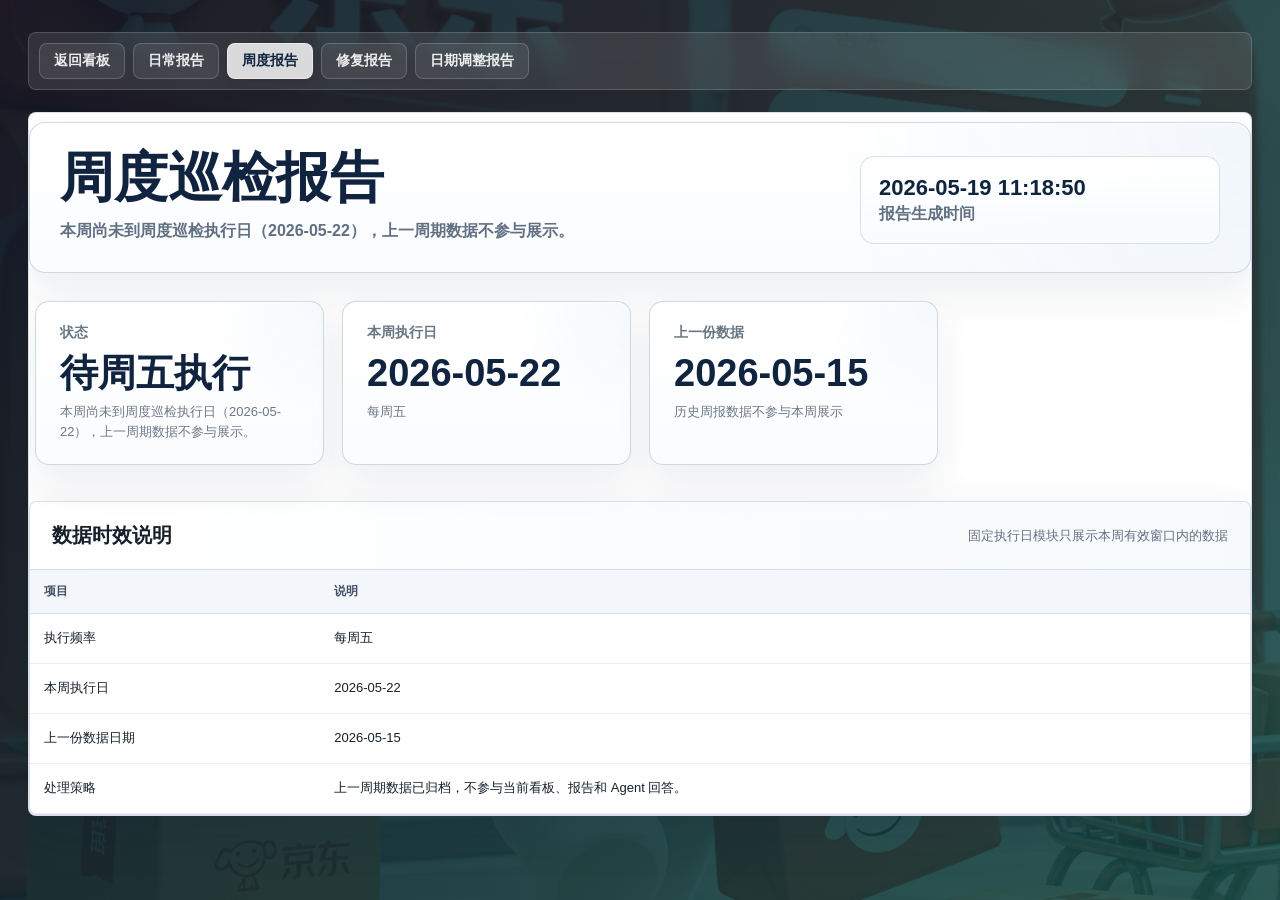
<file: weekly-report.html>
<!doctype html>
<html lang="zh-CN">
<head>
  <meta charset="utf-8" />
  <meta name="viewport" content="width=device-width, initial-scale=1" />
  <title>周度巡检报告</title>
  
  <script async src="https://www.googletagmanager.com/gtag/js?id=G-EVZVKTJKWK"></script>
  <script>
    window.dataLayer = window.dataLayer || [];
    function gtag(){dataLayer.push(arguments);}
    gtag("js", new Date());
    gtag("config", "G-EVZVKTJKWK");
    document.addEventListener("click", (event) => {
      const target = event.target instanceof Element ? event.target.closest("a[href]") : null;
      if (!target || typeof gtag !== "function") return;
      const url = new URL(target.getAttribute("href"), window.location.href);
      gtag("event", url.hostname === window.location.hostname ? "click_internal_link" : "click_external_link", {
        link_url: url.href,
        link_text: (target.textContent || target.getAttribute("aria-label") || "").trim().slice(0, 100),
        page_path: window.location.pathname
      });
    });
  </script>
  <style>
    :root {
      --ink: #17202a;
      --muted: #667085;
      --line: #d7dde6;
      --paper: #f4f7fb;
      --panel: #ffffff;
      --navy: #10243f;
      --green: #0f8b6f;
      --blue: #1d6fb8;
      --amber: #b7791f;
      --red: #b42318;
      --shadow: 0 18px 48px rgba(16, 36, 63, 0.12);
    }
    * { box-sizing: border-box; }
    body {
      margin: 0;
      color: var(--ink);
      font-family: "Avenir Next", "PingFang SC", "Microsoft YaHei", sans-serif;
      min-height: 100vh;
      background-color: #10243f;
      background-image:
        linear-gradient(135deg, rgba(9, 21, 35, 0.92), rgba(12, 72, 67, 0.82)),
        linear-gradient(180deg, rgba(255, 255, 255, 0.08), rgba(9, 21, 35, 0.22)),
        url("./prototype/static/assets/jd-inspection-page-background.png");
      background-size: cover, cover, cover;
      background-position: center, center, center;
      background-repeat: no-repeat;
      background-attachment: fixed;
    }
    .shell { max-width: 1440px; margin: 0 auto; padding: 32px 28px 56px; }
    .hero {
      color: #fff;
      padding: 28px 0 22px;
      display: grid;
      grid-template-columns: 1.2fr 0.8fr;
      gap: 24px;
      align-items: end;
    }
    h1 {
      margin: 0 0 12px;
      font-size: clamp(32px, 5vw, 64px);
      line-height: 1;
      letter-spacing: 0;
      font-weight: 800;
    }
    .subtitle { max-width: 880px; font-size: 16px; line-height: 1.8; color: rgba(255,255,255,0.82); }
    .run-card {
      background: rgba(255,255,255,0.14);
      border: 1px solid rgba(255,255,255,0.22);
      backdrop-filter: blur(12px);
      border-radius: 8px;
      padding: 18px;
      color: rgba(255,255,255,0.92);
    }
    .run-card strong { display: block; font-size: 22px; margin-bottom: 4px; }
    .metrics { display: grid; grid-template-columns: repeat(4, minmax(0, 1fr)); gap: 14px; margin: 18px 0 26px; }
    .metrics.metrics-5 { grid-template-columns: repeat(6, minmax(0, 1fr)); }
    .metrics.metrics-5 .metric { grid-column: span 2; }
    .metrics.metrics-5 .metric:nth-child(n + 4) { grid-column: span 3; }
    .metric {
      background: var(--panel);
      border-radius: 8px;
      padding: 18px;
      box-shadow: var(--shadow);
      border: 1px solid rgba(215,221,230,0.85);
      min-height: 112px;
    }
    .metric-label { color: var(--muted); font-size: 13px; }
    .metric-value { font-size: 34px; font-weight: 800; margin: 8px 0 6px; color: var(--navy); overflow-wrap: anywhere; }
    .metric-note { color: var(--muted); font-size: 12px; line-height: 1.5; }
    section {
      background: var(--panel);
      border: 1px solid rgba(215,221,230,0.95);
      box-shadow: var(--shadow);
      border-radius: 8px;
      margin-top: 18px;
      overflow: hidden;
    }
    .section-head {
      padding: 20px 22px;
      border-bottom: 1px solid var(--line);
      display: flex;
      align-items: center;
      justify-content: space-between;
      gap: 16px;
      background: linear-gradient(90deg, #fff, #f7fafc);
    }
    h2 { margin: 0; font-size: 20px; letter-spacing: 0; }
    .section-note { color: var(--muted); font-size: 13px; }
    .table-wrap { overflow-x: auto; }
    table { width: 100%; border-collapse: collapse; min-width: 860px; }
    th {
      text-align: left;
      padding: 13px 14px;
      color: #445065;
      background: #f3f6fa;
      font-size: 12px;
      font-weight: 700;
      border-bottom: 1px solid var(--line);
      white-space: nowrap;
    }
    td { padding: 15px 14px; border-bottom: 1px solid #e8edf3; vertical-align: top; font-size: 13px; line-height: 1.45; }
    tr:hover td { background: #f8fbfd; }
    .index { color: var(--muted); width: 54px; }
    .demand { font-weight: 700; color: var(--ink); max-width: 420px; }
    .meta { color: var(--muted); font-size: 12px; margin-top: 5px; }
    .muted { color: var(--muted); }
    a { color: var(--blue); text-decoration: none; font-weight: 700; }
    a:hover { text-decoration: underline; }
    .badge, .status {
      display: inline-flex;
      align-items: center;
      height: 24px;
      border-radius: 999px;
      padding: 0 10px;
      font-size: 12px;
      font-weight: 800;
      white-space: nowrap;
    }
    .badge.blue { background: rgba(29,111,184,0.12); color: var(--blue); }
    .badge.green { background: rgba(15,139,111,0.12); color: var(--green); }
    .badge.amber { background: rgba(183,121,31,0.12); color: var(--amber); }
    .status.ok { background: rgba(15,139,111,0.12); color: var(--green); }
    .status.calm { background: rgba(183,121,31,0.12); color: var(--amber); }
    .status.bad { background: rgba(180,35,24,0.10); color: var(--red); }
    .empty { color: var(--muted); text-align: center; padding: 28px; }
    .report-nav {
      display: inline-flex;
      flex-wrap: wrap;
      gap: 4px;
      margin: 0 0 26px;
      padding: 6px;
      border: 1px solid rgba(255,255,255,0.16);
      border-radius: 8px;
      background: rgba(12,22,34,0.20);
      box-shadow: 0 16px 38px rgba(0,0,0,0.10);
      backdrop-filter: blur(16px);
    }
    .report-nav a {
      display: inline-flex;
      align-items: center;
      justify-content: center;
      min-height: 36px;
      color: rgba(255,255,255,0.80);
      border: 1px solid transparent;
      background: transparent;
      border-radius: 6px;
      padding: 0 13px;
      font-size: 14px;
      font-weight: 760;
      white-space: nowrap;
      text-decoration: none;
      transition: background .18s ease, color .18s ease, border-color .18s ease;
    }
    .report-nav a:hover {
      color: #fff;
      background: rgba(255,255,255,0.08);
      border-color: rgba(255,255,255,0.14);
      text-decoration: none;
    }
    .report-nav a[aria-current="page"] {
      color: #10243f;
      background: rgba(255,255,255,0.76);
      border-color: rgba(255,255,255,0.46);
      box-shadow: 0 8px 20px rgba(0,0,0,0.10);
    }
    .split { display: grid; grid-template-columns: 1fr 1fr; gap: 18px; margin-top: 18px; }
    .split section { margin-top: 0; }
    footer { color: rgba(255,255,255,0.76); font-size: 12px; margin-top: 22px; text-align: right; }
    @media (max-width: 980px) {
      .hero, .split { grid-template-columns: 1fr; }
      .metrics { grid-template-columns: repeat(2, minmax(0, 1fr)); }
      .shell { padding: 22px 14px 42px; }
    }
    @media (max-width: 560px) {
      .metrics { grid-template-columns: 1fr; }
      h1 { font-size: 34px; }
    }

    .public-shell {
      max-width: 1480px;
      margin: 0 auto;
      padding: 32px 28px 56px;
    }
    .public-hero {
      color: #fff;
      padding: 28px 0 18px;
      display: grid;
      grid-template-columns: 1.3fr 0.7fr;
      gap: 20px;
      align-items: end;
    }
    .public-eyebrow {
      color: rgba(255,255,255,0.72);
      font-size: 13px;
      font-weight: 700;
      margin-bottom: 8px;
    }
    .public-hero h1 {
      margin: 0 0 10px;
      font-size: clamp(34px, 5vw, 62px);
      line-height: 1;
      letter-spacing: 0;
      font-weight: 800;
    }
    .public-hero-copy {
      color: rgba(255,255,255,0.84);
      font-size: 16px;
      line-height: 1.8;
      max-width: 840px;
    }
    .public-meta {
      display: flex;
      flex-wrap: wrap;
      gap: 10px;
      justify-content: flex-end;
      align-items: center;
    }
    .public-meta span {
      border: 1px solid rgba(255,255,255,0.22);
      border-radius: 8px;
      background: rgba(255,255,255,0.14);
      backdrop-filter: blur(12px);
      padding: 8px 10px;
      color: rgba(255,255,255,0.9);
      font-size: 13px;
      white-space: nowrap;
    }
    .public-report-hub {
      display: grid;
      grid-template-columns: repeat(4, minmax(0, 1fr));
      gap: 14px;
    }
    .public-report-link {
      display: flex;
      flex-direction: column;
      justify-content: space-between;
      min-height: 146px;
      padding: 18px;
      border-radius: 8px;
      text-decoration: none;
      color: #17212b;
      background: #ffffff;
      border: 1px solid rgba(215,221,230,0.88);
      box-shadow: var(--shadow);
      transition: transform .18s ease, box-shadow .18s ease, border-color .18s ease;
    }
    .public-report-link:hover {
      transform: translateY(-2px);
      box-shadow: 0 20px 42px rgba(16, 36, 63, 0.14);
      border-color: rgba(29,111,184,0.24);
      text-decoration: none;
    }
    .public-report-link-kicker {
      display: inline-flex;
      align-items: center;
      justify-content: center;
      width: fit-content;
      min-height: 24px;
      padding: 0 10px;
      border-radius: 999px;
      background: rgba(29,111,184,0.10);
      color: var(--blue);
      font-size: 12px;
      font-weight: 800;
    }
    .public-report-link-title {
      margin-top: 12px;
      font-size: 22px;
      line-height: 1.2;
      font-weight: 800;
      color: var(--navy);
    }
    .public-report-link-desc {
      margin-top: 10px;
      color: var(--muted);
      font-size: 13px;
      line-height: 1.6;
    }
    .static-report-nav {
      display: flex;
      flex-wrap: wrap;
      gap: 8px;
      margin: 0 0 18px;
      padding: 10px;
      border: 1px solid rgba(255,255,255,0.16);
      border-radius: 8px;
      background: rgba(255,255,255,0.10);
      backdrop-filter: blur(14px);
    }
    .static-report-nav a {
      display: inline-flex;
      align-items: center;
      justify-content: center;
      min-height: 36px;
      padding: 0 14px;
      border-radius: 8px;
      color: rgba(255,255,255,0.9);
      border: 1px solid rgba(255,255,255,0.18);
      background: rgba(255,255,255,0.08);
      font-size: 14px;
      font-weight: 760;
      text-decoration: none;
      transition: transform .18s ease, background .18s ease, color .18s ease;
    }
    .static-report-nav a:hover {
      transform: translateY(-1px);
      background: rgba(255,255,255,0.12);
      text-decoration: none;
    }
    .static-report-nav a.active {
      color: #10243f;
      background: rgba(255,255,255,0.82);
      border-color: rgba(255,255,255,0.42);
      box-shadow: 0 8px 20px rgba(0,0,0,0.10);
    }
    .public-board {
      display: grid;
      gap: 18px;
    }
    .public-overview {
      display: grid;
      grid-template-columns: repeat(4, minmax(0, 1fr));
      gap: 14px;
    }
    .public-card {
      background: #ffffff;
      border-radius: 8px;
      padding: 18px;
      box-shadow: var(--shadow);
      border: 1px solid rgba(215,221,230,0.85);
      min-height: 128px;
    }
    .public-card-caption {
      color: var(--muted);
      font-size: 12px;
      font-weight: 700;
      margin-bottom: 8px;
    }
    .public-card-label {
      color: #445065;
      font-size: 13px;
      font-weight: 700;
    }
    .public-card-value {
      font-size: 34px;
      line-height: 1.05;
      font-weight: 800;
      margin: 10px 0 8px;
      color: var(--navy);
    }
    .public-card-foot {
      display: flex;
      justify-content: space-between;
      gap: 10px;
      color: var(--muted);
      font-size: 12px;
    }
    .public-panel {
      background: #ffffff;
      border-radius: 8px;
      padding: 18px;
      box-shadow: var(--shadow);
      border: 1px solid rgba(215,221,230,0.85);
    }
    .public-panel-head {
      display: flex;
      align-items: end;
      justify-content: space-between;
      gap: 16px;
      margin-bottom: 14px;
    }
    .public-panel-head h2 {
      margin: 0;
    }
    .public-panel-head p {
      margin: 6px 0 0;
      color: var(--muted);
      font-size: 13px;
      line-height: 1.6;
    }
    .public-trend-grid {
      display: grid;
      grid-template-columns: repeat(3, minmax(0, 1fr));
      gap: 14px;
    }
    .public-trend-card {
      border: 1px solid rgba(215,221,230,0.9);
      border-radius: 8px;
      padding: 14px;
      background: linear-gradient(180deg, #ffffff, #f8fbfd);
      min-height: 216px;
    }
    .public-trend-title {
      font-size: 15px;
      font-weight: 760;
      color: var(--ink);
    }
    .public-trend-meta {
      margin-top: 4px;
      color: var(--muted);
      font-size: 12px;
    }
    .public-trend-card canvas {
      width: 100%;
      height: 140px;
      display: block;
      margin-top: 10px;
    }
    .public-ai-grid {
      display: grid;
      grid-template-columns: repeat(4, minmax(0, 1fr));
      gap: 10px;
    }
    .public-ai-pill {
      display: flex;
      align-items: center;
      gap: 10px;
      min-width: 0;
      border-radius: 8px;
      border: 1px solid rgba(215,221,230,0.9);
      background: #f8fbfd;
      padding: 10px 12px;
    }
    .public-ai-avatar {
      width: 28px;
      height: 28px;
      border-radius: 999px;
      display: inline-flex;
      align-items: center;
      justify-content: center;
      background: rgba(36,111,168,0.12);
      color: var(--blue);
      font-size: 13px;
      font-weight: 800;
      flex: 0 0 auto;
    }
    .public-ai-name {
      min-width: 0;
      overflow: hidden;
      text-overflow: ellipsis;
      white-space: nowrap;
      font-size: 13px;
      font-weight: 700;
      color: var(--ink);
    }
    .public-reports {
      margin-top: 22px;
    }
    .public-report-block {
      padding-top: 8px;
      border-top: 1px solid rgba(255,255,255,0.08);
    }
    .public-report-block .hero {
      margin: 0 0 22px;
      padding: 28px 30px;
      display: grid;
      grid-template-columns: minmax(0, 1.15fr) minmax(260px, 0.85fr);
      gap: 22px;
      align-items: end;
      color: var(--ink);
      border: 1px solid rgba(201, 214, 225, 0.92);
      border-radius: 16px;
      background:
        radial-gradient(circle at 100% 0%, rgba(29, 111, 184, 0.055), transparent 34%),
        linear-gradient(180deg, #ffffff, #fbfcfe);
      box-shadow:
        0 20px 44px rgba(16, 36, 63, 0.08),
        inset 0 1px 0 rgba(255,255,255,0.94);
    }
    .public-report-block .hero h1 {
      color: var(--navy);
      font-size: clamp(34px, 4.2vw, 56px);
      line-height: 1;
      margin: 0 0 12px;
    }
    .public-report-block .subtitle {
      max-width: none;
      color: #617083;
      font-size: 16px;
      line-height: 1.7;
      font-weight: 650;
    }
    .public-report-block .run-card {
      justify-self: end;
      min-width: min(100%, 360px);
      color: var(--ink);
      border: 1px solid rgba(217, 225, 231, 0.95);
      border-radius: 14px;
      background: linear-gradient(180deg, rgba(255,255,255,0.92), rgba(248,251,253,0.88));
      box-shadow: inset 0 1px 0 rgba(255,255,255,0.92);
      backdrop-filter: none;
    }
    .public-report-block .run-card strong {
      color: var(--navy);
      font-size: 22px;
      line-height: 1.15;
    }
    .public-report-block .run-card div {
      color: #617083;
      font-weight: 650;
    }
    .public-report-block .run-card .meta {
      color: #718093 !important;
      font-size: 12px;
      line-height: 1.6;
    }
    .public-report-block footer {
      display: none;
    }
    .public-report-block .metrics {
      gap: 18px;
      margin: 22px 0 30px;
      padding: 6px;
    }
    .public-report-block .metric {
      min-height: 140px;
      padding: 22px 24px;
      border-radius: 14px;
      border-color: rgba(201, 214, 225, 0.92);
      background:
        radial-gradient(circle at 100% 0%, rgba(29, 111, 184, 0.045), transparent 34%),
        linear-gradient(180deg, #ffffff, #fbfcfe);
      box-shadow:
        0 18px 38px rgba(16, 36, 63, 0.08),
        inset 0 1px 0 rgba(255,255,255,0.92);
      transition: transform .18s ease, box-shadow .18s ease, border-color .18s ease;
    }
    .public-report-block .metric:hover {
      transform: translateY(-2px);
      border-color: rgba(29, 111, 184, 0.20);
      box-shadow:
        0 24px 48px rgba(16, 36, 63, 0.11),
        inset 0 1px 0 rgba(255,255,255,0.96);
    }
    .public-report-block .metric-label {
      color: #687684;
      font-size: 14px;
      font-weight: 760;
    }
    .public-report-block .metric-value {
      margin: 12px 0 10px;
      font-size: 38px;
      line-height: 1;
      letter-spacing: 0;
    }
    .public-report-block .metric-note {
      color: #6b7987;
      font-size: 13px;
      line-height: 1.55;
    }
    .public-report-block .badge.submit-test { background: rgba(29,111,184,0.12); color: var(--blue); }
    .public-report-block .badge.online { background: rgba(15,139,111,0.12); color: var(--green); }
    .public-report-block .date {
      display: inline-flex;
      border-radius: 6px;
      padding: 5px 8px;
      font-weight: 800;
      white-space: nowrap;
      border: 1px solid transparent;
    }
    .public-report-block .date.old { color: var(--red); background: rgba(180,35,24,0.08); border-color: rgba(180,35,24,0.15); }
    .public-report-block .date.new { color: var(--green); background: rgba(15,139,111,0.10); border-color: rgba(15,139,111,0.16); }
    .public-report-block .date.current { color: var(--navy); background: #eef4fa; border-color: #d7e4f1; }
    @media (max-width: 1100px) {
      .public-overview,
      .public-report-hub,
      .public-trend-grid,
      .public-ai-grid {
        grid-template-columns: repeat(2, minmax(0, 1fr));
      }
      .public-report-block .hero {
        grid-template-columns: 1fr;
      }
      .public-report-block .run-card {
        justify-self: stretch;
      }
    }
    @media (max-width: 860px) {
      .public-hero {
        grid-template-columns: 1fr;
      }
      .public-meta {
        justify-content: flex-start;
      }
    }
    @media (max-width: 640px) {
      .public-shell {
        padding: 22px 14px 42px;
      }
      .public-overview,
      .public-report-hub,
      .public-trend-grid,
      .public-ai-grid {
        grid-template-columns: 1fr;
      }
    }
</style>
</head>
<body>
  <main class="public-shell">
    <nav class="static-report-nav" aria-label="报告导航"><a class="" href="./index.html">返回看板</a><a class="" href="./daily-report.html">日常报告</a><a class="active" href="./weekly-report.html">周度报告</a><a class="" href="./repair-report.html">修复报告</a><a class="" href="./thursday-report.html">日期调整报告</a></nav>
    <section class="public-reports">
      <article class="public-report-block"><header class="hero">
      <div>
        <h1>周度巡检报告</h1>
        <div class="subtitle">本周尚未到周度巡检执行日（2026-05-22），上一周期数据不参与展示。</div>
      </div>
      <div class="run-card">
        <strong>2026-05-19 11:18:50</strong>
        <div>报告生成时间</div>
      </div>
    </header>
    <div class="metrics metrics-3">
      <div class="metric">
        <div class="metric-label">状态</div>
        <div class="metric-value">待周五执行</div>
        <div class="metric-note">本周尚未到周度巡检执行日（2026-05-22），上一周期数据不参与展示。</div>
      </div>
    
      <div class="metric">
        <div class="metric-label">本周执行日</div>
        <div class="metric-value">2026-05-22</div>
        <div class="metric-note">每周五</div>
      </div>
    
      <div class="metric">
        <div class="metric-label">上一份数据</div>
        <div class="metric-value">2026-05-15</div>
        <div class="metric-note">历史周报数据不参与本周展示</div>
      </div>
    </div>
    
      <section>
        <div class="section-head">
          <h2>数据时效说明</h2>
          <div class="section-note">固定执行日模块只展示本周有效窗口内的数据</div>
        </div>
        <div class="table-wrap">
          <table>
            <thead><tr><th>项目</th><th>说明</th></tr></thead>
            <tbody><tr><td>执行频率</td><td>每周五</td></tr><tr><td>本周执行日</td><td>2026-05-22</td></tr><tr><td>上一份数据日期</td><td>2026-05-15</td></tr><tr><td>处理策略</td><td>上一周期数据已归档，不参与当前看板、报告和 Agent 回答。</td></tr></tbody>
          </table>
        </div>
      </section></article>
    </section>
  </main>
</body>
</html>
</file>
<file: prototype/static/styles.css>
:root {
  color-scheme: light;
  --bg: #f5f7f8;
  --panel: #ffffff;
  --ink: #17212b;
  --muted: #62707c;
  --line: #d9e1e7;
  --soft: #eef3f5;
  --green: #147866;
  --blue: #246fa8;
  --amber: #a66f18;
  --red: #b64740;
  --violet: #695aa6;
  --shadow: 0 16px 38px rgba(23, 33, 43, 0.08);
}

* {
  box-sizing: border-box;
}

[hidden] {
  display: none !important;
}

body {
  margin: 0;
  min-height: 100vh;
  background-color: #10243f;
  background-image:
    linear-gradient(135deg, rgba(9, 21, 35, 0.92), rgba(12, 72, 67, 0.82)),
    linear-gradient(180deg, rgba(255, 255, 255, 0.08), rgba(9, 21, 35, 0.22)),
    url("/static/assets/jd-inspection-page-background.png");
  background-size: cover, cover, cover;
  background-position: center, center, center;
  background-repeat: no-repeat;
  background-attachment: fixed;
  color: var(--ink);
  font-family: "Avenir Next", -apple-system, BlinkMacSystemFont, "Segoe UI", "PingFang SC", "Microsoft YaHei", sans-serif;
  letter-spacing: 0;
}

button,
select,
textarea {
  font: inherit;
}

.app-shell {
  position: relative;
  max-width: 1440px;
  margin: 0 auto;
  padding: 32px 28px 56px;
}

.topbar {
  position: relative;
  z-index: 1;
  display: flex;
  align-items: end;
  justify-content: space-between;
  gap: 20px;
  margin-bottom: 18px;
}

.hero-panel {
  position: relative;
  overflow: hidden;
  color: #fff;
  border: 0;
  border-radius: 0;
  background: transparent;
  box-shadow: none;
  padding: 28px 0 12px;
}

.hero-panel::before {
  display: none;
}

.hero-panel::after {
  display: none;
}

.hero-panel > * {
  position: relative;
  z-index: 1;
}

.eyebrow {
  color: rgba(255, 255, 255, 0.72);
  font-size: 13px;
  font-weight: 700;
  margin-bottom: 8px;
}

h1,
h2,
p {
  margin: 0;
}

h1 {
  font-size: clamp(34px, 4.6vw, 58px);
  line-height: 1;
  font-weight: 800;
}

.hero-copy {
  margin-top: 9px;
  color: rgba(255, 255, 255, 0.82);
  font-size: 16px;
  line-height: 1.8;
}

.hero-side-art {
  position: absolute;
  right: 26px;
  top: 204px;
  z-index: 0;
  width: min(318px, 22vw);
  aspect-ratio: 1.62;
  margin: 0;
  border: 1px solid rgba(255,255,255,0.16);
  border-radius: 18px;
  overflow: hidden;
  background:
    linear-gradient(135deg, rgba(255,255,255,0.18), rgba(255,255,255,0.06));
  box-shadow:
    0 28px 58px rgba(9, 21, 35, 0.24),
    inset 0 1px 0 rgba(255,255,255,0.12);
  opacity: 0.78;
  pointer-events: none;
}

.hero-side-art::after {
  content: "";
  position: absolute;
  inset: 0;
  background: linear-gradient(180deg, rgba(9, 21, 35, 0.02), rgba(9, 21, 35, 0.10));
}

.hero-side-art img {
  display: block;
  width: 100%;
  height: 100%;
  object-fit: cover;
  object-position: center;
  filter: saturate(1.04) contrast(0.98);
}

h2 {
  font-size: 17px;
  line-height: 1.35;
  font-weight: 720;
}

.toolbar {
  display: flex;
  flex-wrap: wrap;
  gap: 10px;
  align-items: center;
}

.header-meta {
  display: grid;
  justify-items: end;
  gap: 10px;
}

.header-meta-pills {
  display: flex;
  flex-wrap: wrap;
  justify-content: flex-end;
  gap: 10px;
}

.header-meta span,
.header-loaded {
  border: 1px solid rgba(255,255,255,0.22);
  border-radius: 8px;
  background: rgba(255,255,255,0.14);
  backdrop-filter: blur(12px);
  padding: 8px 10px;
  color: rgba(255,255,255,0.9);
  font-size: 13px;
}

.header-loaded {
  color: rgba(255,255,255,0.68);
  background: rgba(255,255,255,0.10);
  border-color: rgba(255,255,255,0.14);
}

.command-bar {
  position: relative;
  z-index: 1;
  display: flex;
  flex-wrap: wrap;
  gap: 12px;
  align-items: stretch;
  width: fit-content;
  max-width: 100%;
  border: 1px solid rgba(255,255,255,0.18);
  border-radius: 12px;
  background:
    linear-gradient(135deg, rgba(255,255,255,0.11), rgba(255,255,255,0.07));
  backdrop-filter: blur(16px);
  padding: 12px;
  margin-bottom: 16px;
}

.command-group {
  width: fit-content;
  max-width: 100%;
  min-width: 0;
  border-radius: 12px;
  padding: 12px 14px;
}

.inspection-group {
  background: rgba(255,255,255,0.12);
  border: 1px solid rgba(255,255,255,0.18);
}

.report-group {
  background: rgba(16, 36, 63, 0.16);
  border: 1px solid rgba(255,255,255,0.12);
}

.report-group,
.inspection-group {
  flex: 0 1 auto;
  min-height: 100%;
}

.command-label {
  color: rgba(255,255,255,0.64);
  font-size: 12px;
  font-weight: 760;
  margin-bottom: 8px;
}

.toolbar {
  margin-bottom: 0;
}

button,
.button-link {
  border: 1px solid rgba(255,255,255,0.22);
  border-radius: 8px;
  background: rgba(255,255,255,0.14);
  color: #fff;
  cursor: pointer;
  padding: 8px 11px;
  text-decoration: none;
  line-height: 1.25;
  backdrop-filter: blur(10px);
  font-size: 14px;
  font-weight: 720;
}

button:disabled,
button.is-disabled-by-schedule {
  cursor: not-allowed;
  opacity: 0.48;
  transform: none !important;
  box-shadow: none !important;
}

.button-link {
  background: transparent;
  color: #fff;
  border-color: rgba(255,255,255,0.28);
}

.primary-command {
  background: #ffffff;
  color: var(--navy);
  border-color: #ffffff;
  box-shadow: 0 12px 26px rgba(16,36,63,0.18);
}

.command-strip,
.report-links {
  display: flex;
  flex-wrap: wrap;
  gap: 8px;
  margin-bottom: 0;
}

.report-links {
  align-items: center;
}

.inspection-group .toolbar {
  gap: 9px;
  width: fit-content;
  max-width: 100%;
}

.toolbar button:not(.primary-command) {
  background: transparent;
  color: #fff;
  border-color: rgba(255,255,255,0.18);
  box-shadow: none;
  padding: 7px 10px;
  font-size: 13px;
  color: rgba(255,255,255,0.9);
}

.toolbar button.repair-command {
  color: #fff7e8;
  background: rgba(166, 111, 24, 0.20);
  border-color: rgba(255, 213, 145, 0.34);
}

.toolbar button.adjustment-command {
  color: #eefbff;
  background: rgba(36, 111, 168, 0.22);
  border-color: rgba(157, 211, 247, 0.38);
}

.report-links a {
  color: rgba(255,255,255,0.9);
  font-size: 13px;
  padding: 7px 10px;
}

.sync-public-btn {
  background: rgba(20, 120, 102, 0.18);
  color: #ecfff8;
  border-color: rgba(137, 235, 214, 0.34);
  font-size: 13px;
  padding: 7px 10px;
  box-shadow: none;
}

.sync-public-btn:hover {
  background: rgba(20, 120, 102, 0.28);
}

.command-strip button:hover,
.button-link:hover,
#refreshBtn:hover,
#saveSettingsBtn:hover,
#refreshJobsBtn:hover {
  transform: translateY(-1px);
  box-shadow: 0 14px 30px rgba(23, 33, 43, 0.1);
}

.page-tabs {
  position: relative;
  z-index: 1;
  display: inline-flex;
  gap: 6px;
  border: 1px solid rgba(255,255,255,0.18);
  border-radius: 8px;
  background: rgba(255,255,255,0.10);
  backdrop-filter: blur(14px);
  padding: 6px;
  margin-bottom: 16px;
}

.metric-grid,
.workspace,
.lower-grid,
.action-panel,
.chat-page {
  position: relative;
  z-index: 1;
}

.page-tabs button {
  border-color: transparent;
  background: transparent;
  color: rgba(255,255,255,0.72);
  box-shadow: none;
  padding: 8px 14px;
}

.page-tabs button.active {
  background: #fff;
  color: var(--ink);
  border-color: #fff;
  box-shadow: 0 12px 24px rgba(16,36,63,0.18);
}

input {
  width: 100%;
  border: 1px solid var(--line);
  border-radius: 8px;
  background: #fff;
  color: var(--ink);
  padding: 9px 10px;
}

#apiKeyInput {
  -webkit-text-security: disc;
  text-security: disc;
  letter-spacing: 2px;
  font-family: -apple-system, BlinkMacSystemFont, "Segoe UI", sans-serif;
}

.settings-panel {
  display: grid;
  grid-template-columns: minmax(220px, 1.1fr) minmax(170px, 0.6fr) minmax(240px, 1fr) auto auto minmax(130px, auto);
  gap: 10px;
  align-items: end;
  border: 1px solid var(--line);
  border-radius: 8px;
  background: rgba(255, 255, 255, 0.94);
  padding: 12px;
  margin-bottom: 16px;
  box-shadow: 0 10px 28px rgba(23, 33, 43, 0.06);
}

.settings-panel label {
  display: grid;
  gap: 6px;
  min-width: 0;
}

.settings-panel label span {
  color: var(--muted);
  font-size: 12px;
}

#saveSettingsBtn,
#testAiBtn {
  min-width: 82px;
  height: 38px;
  border-color: #c7d6df;
  background: #ffffff;
  color: var(--ink);
  box-shadow: 0 8px 18px rgba(23, 33, 43, 0.06);
}

#saveSettingsBtn {
  background: #17212b;
  border-color: #17212b;
  color: #ffffff;
}

#testAiBtn {
  border-color: rgba(36, 111, 168, 0.28);
  background: #edf4fb;
  color: var(--blue);
}

.ai-connection-status {
  align-self: center;
  display: inline-flex;
  align-items: center;
  gap: 7px;
  min-height: 32px;
  border: 1px solid transparent;
  border-radius: 999px;
  background: transparent;
  color: var(--muted);
  padding: 5px 8px;
  font-size: 12px;
  font-weight: 720;
  white-space: nowrap;
}

.ai-connection-status::before {
  content: "";
  width: 7px;
  height: 7px;
  border-radius: 999px;
  background: currentColor;
  opacity: 0.78;
}

.ai-connection-status.connected {
  border-color: rgba(31, 143, 120, 0.16);
  background: rgba(233, 246, 242, 0.9);
  color: var(--green);
}

.ai-connection-status.failed {
  border-color: rgba(180, 35, 24, 0.14);
  background: rgba(255, 241, 240, 0.9);
  color: var(--red);
}

.muted {
  color: var(--muted);
  font-size: 13px;
}

.metric-grid {
  display: grid;
  grid-template-columns: repeat(4, minmax(0, 1fr));
  gap: 12px;
  margin-bottom: 18px;
  align-items: start;
}

.metric-card,
.panel {
  border: 1px solid var(--line);
  border-radius: 8px;
  background: var(--panel);
  box-shadow: var(--shadow);
}

.metric-card {
  min-width: 0;
  padding: 16px;
  position: relative;
  overflow: hidden;
  transition:
    transform 220ms cubic-bezier(0.2, 0.85, 0.28, 1.18),
    box-shadow 220ms ease,
    border-color 220ms ease,
    background 220ms ease;
  background:
    linear-gradient(180deg, #ffffff, #fbfcfd);
}

.metric-card::before,
.panel::before {
  content: "";
  display: block;
  height: 4px;
  background: linear-gradient(90deg, var(--green), var(--blue), var(--amber), var(--red), var(--violet));
}

.metric-card::before {
  position: absolute;
  inset: 0 0 auto;
}

.metric-card:hover,
.panel:hover {
  transform: translateY(-1px);
  border-color: #c7d6df;
  box-shadow: 0 20px 44px rgba(23, 33, 43, 0.11);
}

.metric-card.has-preview {
  transform-origin: center top;
}

.metric-preview {
  max-height: 0;
  opacity: 0;
  overflow: hidden;
  margin-top: 0;
  transform: translateY(14px) scale(0.96);
  transform-origin: top center;
  transition:
    max-height 260ms ease,
    opacity 200ms ease,
    margin-top 220ms ease,
    transform 260ms cubic-bezier(0.2, 0.85, 0.28, 1.12);
}

.metric-preview-label {
  color: #5a6976;
  font-size: 12px;
  font-weight: 760;
  margin-bottom: 8px;
}

.metric-preview img {
  display: block;
  width: 100%;
  height: 148px;
  object-fit: cover;
  object-position: top center;
  border-radius: 10px;
  border: 1px solid rgba(217, 225, 231, 0.9);
  background: #f6f8fb;
  box-shadow: 0 12px 30px rgba(23, 33, 43, 0.08);
  cursor: zoom-in;
}

@media (hover: hover) and (pointer: fine) {
  .metric-card.has-preview:hover {
    transform: translateY(-7px) scale(1.018);
    border-color: rgba(36, 111, 168, 0.24);
    box-shadow: 0 28px 54px rgba(23, 33, 43, 0.16);
    background: linear-gradient(180deg, #ffffff, #f9fbfe);
  }

  .metric-card.has-preview:hover .metric-preview {
    max-height: 220px;
    opacity: 1;
    margin-top: 14px;
    transform: translateY(0) scale(1);
  }
}

.metric-topline {
  display: flex;
  justify-content: space-between;
  align-items: center;
  gap: 8px;
  margin: 2px 0 12px;
  color: var(--muted);
  font-size: 12px;
}

.metric-caption {
  border: 1px solid rgba(217, 225, 231, 0.95);
  border-radius: 7px;
  background: #f7fafb;
  padding: 4px 7px;
  color: var(--muted);
}

.metric-label {
  color: #465461;
  font-size: 13px;
  font-weight: 720;
  line-height: 1.45;
  margin: 0 0 12px;
  min-height: 20px;
}

.metric-value {
  font-size: 30px;
  line-height: 1.05;
  font-weight: 780;
  white-space: nowrap;
}

.metric-foot {
  color: var(--muted);
  font-size: 12px;
  margin-top: 8px;
  display: grid;
  grid-template-columns: auto minmax(0, 1fr);
  gap: 8px;
  min-width: 0;
}

.metric-foot span:first-child {
  white-space: nowrap;
}

.metric-foot span:last-child {
  min-width: 0;
  overflow: hidden;
  text-overflow: ellipsis;
  white-space: nowrap;
  text-align: right;
}

.metric-delay_test_rate {
  background: linear-gradient(180deg, #ffffff, #f8fcfb);
}

.metric-delay_online_rate {
  background: linear-gradient(180deg, #ffffff, #fbfbf7);
}

.metric-continuous_delivery {
  background: linear-gradient(180deg, #ffffff, #f8fbfe);
}

.metric-ai {
  background: linear-gradient(180deg, #ffffff, #fbfaff);
}

.workspace {
  display: grid;
  grid-template-columns: minmax(0, 1fr);
  gap: 18px;
  align-items: stretch;
  margin-top: 18px;
}

.panel {
  min-width: 0;
  overflow: hidden;
}

.panel-head {
  display: flex;
  justify-content: space-between;
  align-items: start;
  gap: 16px;
  padding: 18px 18px 12px;
}

.panel-head p {
  color: var(--muted);
  font-size: 13px;
  margin-top: 4px;
}

.panel-head.compact {
  align-items: center;
}

.panel-actions {
  display: flex;
  gap: 8px;
  align-items: center;
}

#clearJobsBtn {
  background: #fff;
  color: var(--muted);
}

#refreshAgentTraceBtn {
  border-color: rgba(36, 111, 168, 0.22);
  background: #edf4fb;
  color: var(--blue);
  box-shadow: none;
}

#clearAgentTraceBtn {
  border-color: rgba(217, 225, 231, 0.95);
  background: rgba(255, 255, 255, 0.9);
  color: var(--muted);
  box-shadow: none;
}

#clearChatBtn {
  border-color: rgba(217, 225, 231, 0.95);
  background: rgba(255, 255, 255, 0.88);
  color: var(--muted);
  box-shadow: none;
  padding: 7px 10px;
  font-size: 13px;
}

.action-panel {
  margin-bottom: 0;
  background:
    linear-gradient(135deg, rgba(255,255,255,0.98), rgba(246,251,250,0.96) 42%, rgba(250,247,255,0.96));
  border-color: rgba(198, 214, 224, 0.95);
}

.more-action-control {
  display: flex;
  gap: 8px;
  align-items: center;
  padding: 6px;
  border: 1px solid rgba(217, 225, 231, 0.95);
  border-radius: 10px;
  background: linear-gradient(180deg, rgba(255,255,255,0.96), rgba(247,250,252,0.94));
  box-shadow: 0 12px 28px rgba(23, 33, 43, 0.06);
}

.more-action-control select {
  min-width: 250px;
  border-color: transparent;
  background-color: transparent;
  background-image: url("data:image/svg+xml,%3Csvg xmlns='http://www.w3.org/2000/svg' width='18' height='18' viewBox='0 0 18 18' fill='none'%3E%3Cpath d='M4.5 6.75L9 11.25L13.5 6.75' stroke='%2362707c' stroke-width='1.6' stroke-linecap='round' stroke-linejoin='round'/%3E%3C/svg%3E");
  background-repeat: no-repeat;
  background-position: right 2px center;
  background-size: 18px 18px;
  padding: 10px 30px 10px 12px;
  box-shadow: none;
  font-size: 14px;
  font-weight: 760;
  color: var(--ink);
  appearance: none;
  -webkit-appearance: none;
  outline: none;
}

.more-action-control button {
  white-space: nowrap;
  min-width: 64px;
  border-color: #17212b;
  background: #17212b;
  color: #ffffff;
  box-shadow: 0 10px 22px rgba(23, 33, 43, 0.16);
  padding: 9px 14px;
}

.more-action-control button:hover {
  transform: translateY(-1px);
  box-shadow: 0 14px 28px rgba(23, 33, 43, 0.2);
}

.featured-actions {
  padding: 0 16px 16px;
  display: grid;
  grid-template-columns: repeat(3, minmax(0, 1fr));
  gap: 12px;
}

.action-card {
  position: relative;
  overflow: hidden;
  display: grid;
  gap: 7px;
  border: 1px solid rgba(198, 214, 224, 0.96);
  border-radius: 8px;
  background:
    linear-gradient(145deg, rgba(255,255,255,0.98), rgba(247,250,252,0.96));
  padding: 14px;
  min-height: 118px;
  box-shadow: 0 12px 28px rgba(23, 33, 43, 0.07);
  transition:
    transform 180ms ease,
    border-color 180ms ease,
    box-shadow 180ms ease,
    background 180ms ease;
}

.action-card::before {
  content: "";
  position: absolute;
  inset: 0 0 auto;
  height: 4px;
  background: linear-gradient(90deg, var(--green), var(--blue));
}

.action-card:hover {
  transform: translateY(-2px);
  border-color: rgba(36, 111, 168, 0.26);
  box-shadow: 0 18px 38px rgba(23, 33, 43, 0.11);
}

.action-card:nth-child(2)::before {
  background: linear-gradient(90deg, var(--blue), #6b7fd7);
}

.action-card:nth-child(3)::before {
  background: linear-gradient(90deg, var(--amber), #d96c4c);
}

.action-card:nth-child(4)::before {
  background: linear-gradient(90deg, #d96c4c, var(--red));
}

.action-card:nth-child(5)::before {
  background: linear-gradient(90deg, var(--red), var(--violet));
}

.action-card:nth-child(6)::before {
  background: linear-gradient(90deg, var(--green), var(--amber));
}

.action-title-row {
  display: flex;
  justify-content: space-between;
  align-items: start;
  gap: 8px;
}

.action-title {
  font-weight: 720;
  font-size: 14px;
}

.risk-badge {
  border: 1px solid rgba(31, 143, 120, 0.16);
  border-radius: 7px;
  padding: 3px 6px;
  font-size: 11px;
  white-space: nowrap;
  color: var(--green);
  background: linear-gradient(180deg, #f0fbf7, #e5f5f0);
}

.risk-badge.write {
  border-color: rgba(183, 121, 31, 0.16);
  color: var(--amber);
  background: linear-gradient(180deg, #fff9ec, #fff0d7);
}

.action-desc {
  color: var(--muted);
  font-size: 12px;
  line-height: 1.45;
}

.action-schedule-note {
  border-radius: 7px;
  background: #f8fbfd;
  color: var(--amber);
  border: 1px solid rgba(183, 121, 31, 0.16);
  padding: 7px 8px;
  font-size: 12px;
  line-height: 1.45;
}

.action-card button {
  justify-self: start;
  min-width: 78px;
  border-color: rgba(23, 33, 43, 0.16);
  background: linear-gradient(180deg, #ffffff, #f1f6f8);
  color: var(--ink);
  padding: 8px 12px;
  font-size: 12px;
  box-shadow:
    inset 0 0 0 1px rgba(255,255,255,0.72),
    0 8px 18px rgba(23, 33, 43, 0.08);
}

.action-card button:hover {
  border-color: rgba(36, 111, 168, 0.34);
  background: linear-gradient(180deg, #ffffff, #e9f2f8);
  transform: translateY(-1px);
}

.action-card button:disabled,
.action-card button.is-disabled-by-schedule {
  opacity: 1;
  color: #667582;
  background: linear-gradient(180deg, #f8fafb, #edf2f5);
  border-color: rgba(170, 188, 199, 0.82);
  box-shadow: inset 0 0 0 1px rgba(255,255,255,0.76);
}

.action-card.is-featured:first-child {
  background: linear-gradient(135deg, #ffffff, #edf9f6 58%, #f8fffc);
  border-color: #b9e2d7;
}

.freshness-panel {
  position: relative;
  z-index: 1;
  border: 1px solid rgba(255,255,255,0.16);
  border-radius: 8px;
  background: rgba(255,255,255,0.10);
  backdrop-filter: blur(14px);
  padding: 12px;
  margin-bottom: 16px;
  color: #fff;
}

.freshness-head {
  display: flex;
  justify-content: space-between;
  gap: 16px;
  margin-bottom: 10px;
}

.freshness-head h2 {
  color: #fff;
  font-size: 15px;
}

.freshness-head p {
  margin-top: 4px;
  color: rgba(255,255,255,0.68);
  font-size: 12px;
}

.freshness-grid {
  display: grid;
  grid-template-columns: repeat(2, minmax(0, 1fr));
  gap: 10px;
}

.freshness-card {
  border: 1px solid rgba(255,255,255,0.15);
  border-left-width: 4px;
  border-radius: 8px;
  background: rgba(255,255,255,0.10);
  padding: 10px 11px;
}

.freshness-current {
  border-left-color: var(--green);
}

.freshness-pending,
.freshness-missing {
  border-left-color: var(--amber);
}

.freshness-stale {
  border-left-color: var(--red);
}

.freshness-title-row {
  display: flex;
  justify-content: space-between;
  gap: 10px;
  align-items: center;
}

.freshness-title-row strong {
  font-size: 14px;
}

.freshness-title-row span {
  border-radius: 999px;
  background: rgba(255,255,255,0.14);
  padding: 4px 8px;
  color: rgba(255,255,255,0.88);
  font-size: 12px;
  font-weight: 760;
  white-space: nowrap;
}

.freshness-card p {
  margin-top: 8px;
  color: rgba(255,255,255,0.72);
  font-size: 12px;
  line-height: 1.55;
}

.freshness-meta {
  display: flex;
  flex-wrap: wrap;
  gap: 7px;
  margin-top: 9px;
}

.freshness-meta span {
  border-radius: 999px;
  background: rgba(255,255,255,0.10);
  border: 1px solid rgba(255,255,255,0.12);
  padding: 4px 8px;
  color: rgba(255,255,255,0.70);
  font-size: 12px;
}

select {
  min-width: 210px;
  border: 1px solid var(--line);
  border-radius: 8px;
  background: linear-gradient(180deg, #ffffff, #fbfcfd);
  color: var(--ink);
  padding: 8px 10px;
  box-shadow: inset 0 1px 0 rgba(255,255,255,0.65);
}

select:focus {
  border-color: rgba(36, 111, 168, 0.46);
  box-shadow: 0 0 0 4px rgba(36, 111, 168, 0.12);
  outline: none;
}

select optgroup {
  color: #8c98a5;
  font-style: normal;
  font-weight: 760;
  font-size: 12px;
}

select option {
  color: var(--ink);
  font-size: 14px;
  font-weight: 650;
}

.ghost-button {
  background: #fff;
  color: var(--muted);
  border-color: var(--line);
  box-shadow: none;
}

canvas {
  width: 100%;
  height: 430px;
  display: block;
  padding: 0;
}

.chart-panel {
  border-radius: 18px;
  background:
    radial-gradient(circle at 92% 6%, rgba(36, 111, 168, 0.08), transparent 30%),
    linear-gradient(180deg, rgba(255,255,255,0.99), rgba(248,251,253,0.97));
  box-shadow:
    0 28px 70px rgba(23, 33, 43, 0.16),
    inset 0 1px 0 rgba(255,255,255,0.9);
  overflow: hidden;
}

.chart-panel .panel-head {
  padding: 28px 28px 18px;
}

.chart-panel .panel-head h2 {
  font-size: 24px;
  letter-spacing: 0;
}

.trend-grid {
  height: 930px;
  padding: 0 28px 28px;
  display: grid;
  grid-template-columns: repeat(2, minmax(0, 1fr));
  grid-template-rows: repeat(3, minmax(0, 1fr));
  gap: 18px;
}

.trend-grid.is-expanded {
  grid-template-columns: 1fr;
  grid-template-rows: 1fr;
  height: 720px;
}

.trend-card {
  min-width: 0;
  min-height: 0;
  display: grid;
  grid-template-rows: auto minmax(0, 1fr);
  gap: 14px;
  border: 1px solid rgba(202, 216, 227, 0.98);
  border-radius: 16px;
  background:
    radial-gradient(circle at 98% 0%, rgba(36, 111, 168, 0.07), transparent 32%),
    linear-gradient(180deg, #ffffff, #fbfcfd);
  padding: 18px;
  cursor: zoom-in;
  box-shadow:
    0 16px 38px rgba(23, 33, 43, 0.08),
    inset 0 1px 0 rgba(255,255,255,0.9);
  transition:
    border-color .18s ease,
    box-shadow .18s ease,
    transform .18s ease,
    background .18s ease;
}

.trend-card[hidden] {
  display: none !important;
}

.trend-card:hover {
  border-color: #a9c1d4;
  box-shadow: 0 28px 54px rgba(23, 33, 43, 0.14);
  transform: translateY(-4px);
}

.trend-card.expanded {
  cursor: zoom-out;
  padding: 24px;
}

.trend-card-head {
  display: flex;
  justify-content: space-between;
  gap: 10px;
  align-items: start;
}

.trend-title {
  color: var(--ink);
  font-size: 18px;
  font-weight: 780;
  line-height: 1.35;
}

.trend-meta {
  color: var(--muted);
  font-size: 14px;
  margin-top: 6px;
  white-space: nowrap;
  overflow: hidden;
  text-overflow: ellipsis;
}

.trend-zoom {
  border-radius: 999px;
  padding: 7px 12px;
  background: #edf4fb;
  color: var(--blue);
  font-size: 14px;
  font-weight: 760;
  white-space: nowrap;
}

.trend-card canvas {
  height: 100%;
  min-height: 0;
}

.chat-panel {
  align-self: start;
  display: flex;
  flex-direction: column;
  max-height: none;
  background:
    linear-gradient(180deg, rgba(255, 255, 255, 0.96), rgba(248, 251, 252, 0.94));
}

.chat-body {
  display: grid;
  grid-template-columns: minmax(128px, 0.42fr) minmax(0, 1fr);
  gap: 0;
  border-top: 1px solid rgba(217, 225, 231, 0.82);
}

.chat-history-panel {
  min-width: 0;
  border-right: 1px solid rgba(217, 225, 231, 0.82);
  background: rgba(245, 248, 250, 0.72);
  padding: 12px;
}

.chat-history-head {
  display: flex;
  justify-content: space-between;
  align-items: center;
  gap: 8px;
  margin-bottom: 9px;
  color: #5d6b76;
  font-size: 12px;
  font-weight: 780;
}

.chat-history-actions {
  display: flex;
  gap: 6px;
  align-items: center;
}

.chat-history-head button {
  border-color: rgba(31, 143, 120, 0.18);
  background: rgba(31, 143, 120, 0.08);
  color: var(--green);
  padding: 5px 7px;
  font-size: 11px;
  box-shadow: none;
  white-space: nowrap;
}

#clearHistoryBtn {
  border-color: rgba(102, 112, 124, 0.16);
  background: rgba(255, 255, 255, 0.78);
  color: var(--muted);
}

.chat-sessions {
  display: grid;
  gap: 7px;
  max-height: 226px;
  overflow: auto;
}

.chat-session {
  width: 100%;
  display: grid;
  gap: 3px;
  text-align: left;
  border-color: transparent;
  background: transparent;
  color: var(--ink);
  padding: 8px;
  box-shadow: none;
}

.chat-session:hover,
.chat-session.active {
  border-color: rgba(36, 111, 168, 0.18);
  background: #fff;
}

.chat-session-title {
  min-width: 0;
  overflow: hidden;
  text-overflow: ellipsis;
  white-space: nowrap;
  font-size: 12px;
  font-weight: 760;
}

.chat-session-meta {
  min-width: 0;
  overflow: hidden;
  text-overflow: ellipsis;
  white-space: nowrap;
  color: var(--muted);
  font-size: 10px;
  font-weight: 560;
}

.chat-main {
  min-width: 0;
  display: flex;
  flex-direction: column;
}

.chat-head {
  padding: 16px 18px 10px;
}

.chat-head h2 {
  font-size: 20px;
}

.chat-head p {
  display: inline-flex;
  align-items: center;
  gap: 7px;
  margin-top: 6px;
  color: #5d6b76;
  font-size: 13px;
  font-weight: 640;
}

.chat-head p::before {
  content: "";
  width: 7px;
  height: 7px;
  border-radius: 999px;
  background: #1f8f78;
  box-shadow: 0 0 0 4px rgba(31, 143, 120, 0.12);
}

.messages {
  min-height: 72px;
  max-height: 260px;
  padding: 8px 16px 10px;
  overflow: auto;
  display: grid;
  gap: 10px;
  align-content: start;
}

.msg {
  border: 1px solid var(--line);
  border-radius: 8px;
  padding: 9px 11px;
  line-height: 1.55;
  white-space: pre-wrap;
  font-size: 13px;
}

.msg.user {
  background: #edf4fb;
  border-color: #cfe0ee;
  justify-self: end;
  max-width: 92%;
}

.msg.assistant {
  background: #ffffff;
  border-color: rgba(217, 225, 231, 0.92);
  max-width: 94%;
}

.chat-quick {
  display: grid;
  grid-template-columns: repeat(3, minmax(0, 1fr));
  gap: 8px;
  padding: 0 16px 12px;
}

.chat-quick button {
  min-width: 0;
  border-color: rgba(36, 111, 168, 0.16);
  background: rgba(237, 244, 251, 0.86);
  color: var(--blue);
  padding: 7px 8px;
  font-size: 12px;
  box-shadow: none;
  white-space: nowrap;
}

.chat-form {
  border-top: 1px solid var(--line);
  padding: 12px 14px 14px;
  display: grid;
  grid-template-columns: minmax(0, 1fr) auto;
  gap: 9px;
  align-items: end;
  background: rgba(248, 251, 252, 0.72);
}

.chat-form button {
  height: 42px;
  padding: 0 16px;
  background: #17212b;
  border-color: #17212b;
}

textarea {
  width: 100%;
  resize: none;
  border: 1px solid var(--line);
  border-radius: 8px;
  padding: 9px 10px;
  min-height: 42px;
  line-height: 1.45;
  color: var(--ink);
}

.chat-view {
  margin-top: 18px;
}

.chat-view .chat-panel {
  align-self: stretch;
  background:
    linear-gradient(180deg, rgba(255, 255, 255, 0.97), rgba(248, 251, 252, 0.96));
}

.chat-page-layout {
  display: grid;
  grid-template-columns: 280px minmax(0, 1fr);
  min-height: 560px;
}

.chat-view .chat-history-panel {
  padding: 18px;
}

.chat-history-title {
  padding-bottom: 18px;
  border-bottom: 1px solid rgba(217, 225, 231, 0.82);
  margin-bottom: 16px;
}

.chat-history-title h2 {
  font-size: 28px;
  line-height: 1.1;
}

.chat-history-title p {
  display: inline-flex;
  align-items: center;
  gap: 8px;
  margin-top: 10px;
  color: #5d6b76;
  font-size: 13px;
  font-weight: 680;
}

.chat-history-title p::before {
  content: "";
  width: 8px;
  height: 8px;
  border-radius: 999px;
  background: #1f8f78;
  box-shadow: 0 0 0 5px rgba(31, 143, 120, 0.12);
}

.chat-view .chat-history-head {
  margin-bottom: 10px;
}

.chat-view .chat-history-head button {
  padding: 6px 8px;
  font-size: 12px;
}

.chat-view .chat-sessions {
  gap: 8px;
  max-height: 420px;
}

.chat-view .chat-session {
  padding: 10px;
  align-items: center;
  display: grid;
  gap: 8px;
  grid-template-columns: minmax(0, 1fr) 24px;
}

.chat-session-copy {
  min-width: 0;
}

.chat-session-delete {
  align-items: center;
  border-radius: 999px;
  color: var(--muted);
  display: inline-flex;
  font-size: 18px;
  height: 24px;
  justify-content: center;
  line-height: 1;
  opacity: 0.72;
  width: 24px;
}

.chat-session-delete:hover,
.chat-session-delete:focus-visible {
  background: rgba(180, 35, 24, 0.1);
  color: var(--red);
  opacity: 1;
}

.chat-view .chat-session-title {
  font-size: 13px;
}

.chat-view .chat-session-meta {
  font-size: 11px;
}

.chat-view .chat-main {
  background:
    radial-gradient(circle at 16% 12%, rgba(36, 111, 168, 0.06), transparent 32%),
    linear-gradient(180deg, rgba(255,255,255,0.78), rgba(250,252,253,0.96));
}

.chat-current-head {
  display: flex;
  justify-content: space-between;
  align-items: center;
  gap: 16px;
  padding: 18px 22px;
  border-bottom: 1px solid rgba(217, 225, 231, 0.82);
}

.chat-current-head div {
  display: inline-flex;
  align-items: center;
  gap: 9px;
  color: #5d6b76;
  font-size: 13px;
}

.chat-current-head strong {
  color: var(--ink);
  font-size: 17px;
}

.chat-current-actions {
  display: flex;
  align-items: center;
  gap: 10px;
  padding: 10px 12px;
  border: 1px solid rgba(207, 221, 232, 0.9);
  border-radius: 16px;
  background: linear-gradient(180deg, rgba(255,255,255,0.96), rgba(244, 249, 252, 0.94));
  box-shadow: 0 12px 28px rgba(16, 36, 63, 0.06);
}

.chat-model-control {
  display: grid;
  gap: 6px;
  min-width: 320px;
}

.chat-model-control span {
  color: #5d6b76;
  font-size: 12px;
  font-weight: 760;
  letter-spacing: 0;
}

.chat-model-control select {
  min-width: 0;
  height: 56px;
  border: 1px solid rgba(36, 111, 168, 0.16);
  border-radius: 14px;
  background: linear-gradient(180deg, #ffffff, #f7fbff);
  color: var(--ink);
  padding: 0 16px;
  font-size: 17px;
  font-weight: 760;
  box-shadow: inset 0 1px 0 rgba(255,255,255,0.8);
}

.chat-status-dot {
  width: 7px;
  height: 7px;
  border-radius: 999px;
  background: #1f8f78;
  box-shadow: 0 0 0 4px rgba(31, 143, 120, 0.12);
}

.chat-view #clearChatBtn {
  align-self: end;
  height: 56px;
  border-color: rgba(23, 33, 43, 0.08);
  border-radius: 14px;
  background: linear-gradient(180deg, #ffffff, #f5f8fb);
  color: #445065;
  box-shadow: 0 10px 22px rgba(23, 33, 43, 0.05);
  padding: 0 20px;
  font-size: 15px;
  font-weight: 760;
}

.chat-view .messages {
  flex: 1;
  min-height: 300px;
  max-height: 520px;
  padding: 22px;
  gap: 12px;
}

.chat-view .msg {
  padding: 11px 13px;
  font-size: 14px;
}

.chat-view .msg.user {
  max-width: 76%;
}

.chat-view .msg.assistant {
  max-width: 82%;
}

.chat-view .chat-quick {
  padding: 0 22px 14px;
}

.chat-view .chat-quick button {
  padding: 8px 10px;
  font-size: 13px;
}

.chat-view .chat-form {
  padding: 16px 18px 18px;
  gap: 10px;
}

.chat-view .chat-form button {
  height: 48px;
  padding: 0 20px;
}

.confirm-modal {
  position: fixed;
  inset: 0;
  z-index: 70;
  display: grid;
  place-items: center;
  padding: 24px;
}

.confirm-backdrop {
  position: absolute;
  inset: 0;
  background: rgba(8, 16, 28, 0.54);
  backdrop-filter: blur(6px);
}

.confirm-dialog {
  position: relative;
  z-index: 1;
  width: min(100%, 440px);
  border: 1px solid rgba(217, 225, 231, 0.95);
  border-radius: 14px;
  background: linear-gradient(180deg, rgba(255,255,255,0.98), rgba(248,250,252,0.98));
  box-shadow: 0 24px 70px rgba(8, 16, 28, 0.24);
  padding: 22px;
}

.confirm-dialog-head {
  display: grid;
  gap: 6px;
}

.confirm-dialog-kicker {
  color: var(--muted);
  font-size: 12px;
  font-weight: 760;
}

.confirm-dialog h3 {
  margin: 0;
  font-size: 24px;
  line-height: 1.15;
  color: var(--ink);
}

.confirm-dialog-desc {
  margin: 14px 0 0;
  color: #4d5c69;
  font-size: 14px;
  line-height: 1.75;
}

.confirm-dialog-actions {
  display: flex;
  justify-content: flex-end;
  gap: 10px;
  margin-top: 22px;
}

.confirm-dialog-actions button {
  min-width: 92px;
}

.confirm-cancel {
  border-color: rgba(217, 225, 231, 0.95);
  background: #ffffff;
  color: var(--muted);
  box-shadow: none;
}

.confirm-accept {
  border-color: #17212b;
  background: #17212b;
  color: #ffffff;
  box-shadow: 0 12px 24px rgba(23, 33, 43, 0.16);
}

.image-preview-modal {
  position: fixed;
  inset: 0;
  z-index: 72;
  display: grid;
  place-items: center;
  padding: 24px;
}

.image-preview-backdrop {
  position: absolute;
  inset: 0;
  background: rgba(6, 12, 22, 0.72);
  backdrop-filter: blur(8px);
}

.image-preview-dialog {
  position: relative;
  z-index: 1;
  width: min(100%, 1120px);
  border-radius: 16px;
  border: 1px solid rgba(255,255,255,0.12);
  background: linear-gradient(180deg, rgba(19, 29, 42, 0.96), rgba(14, 23, 35, 0.98));
  box-shadow: 0 28px 90px rgba(0, 0, 0, 0.34);
  padding: 18px;
}

.image-preview-head {
  display: flex;
  justify-content: space-between;
  align-items: start;
  gap: 12px;
  color: #fff;
  margin-bottom: 14px;
}

.image-preview-kicker {
  color: rgba(255,255,255,0.56);
  font-size: 12px;
  font-weight: 760;
  margin-bottom: 6px;
}

.image-preview-head h3 {
  margin: 0;
  color: #fff;
  font-size: 24px;
}

.image-preview-close {
  border-color: rgba(255,255,255,0.16);
  background: rgba(255,255,255,0.08);
  color: #fff;
  box-shadow: none;
}

.image-preview-frame {
  border-radius: 12px;
  overflow: hidden;
  background: rgba(255,255,255,0.04);
  border: 1px solid rgba(255,255,255,0.08);
}

.image-preview-frame img {
  display: block;
  width: 100%;
  height: min(76vh, 820px);
  object-fit: contain;
  background: #fff;
}

.lower-grid {
  display: grid;
  grid-template-columns: minmax(0, 1.05fr) minmax(0, 0.95fr);
  gap: 18px;
  margin-top: 18px;
}

.list {
  padding: 0 16px 16px;
  display: grid;
  gap: 8px;
}

.list-item {
  border: 1px solid var(--line);
  border-radius: 8px;
  padding: 10px 11px;
  color: var(--muted);
  background: #fbfcfd;
  font-size: 14px;
}

.chips,
.ai-user-grid {
  padding: 0 16px 16px;
  display: flex;
  flex-wrap: wrap;
  gap: 8px;
}

.chip {
  border: 1px solid var(--line);
  border-radius: 8px;
  padding: 7px 9px;
  background: #fbfcfd;
  color: var(--ink);
  font-size: 13px;
}

.ai-users-panel {
  background:
    linear-gradient(180deg, #ffffff, #fbfcfd);
}

.ai-user-grid {
  display: grid;
  grid-template-columns: repeat(auto-fill, minmax(132px, 1fr));
  gap: 8px;
  align-content: start;
}

.ai-user-pill {
  display: flex;
  align-items: center;
  gap: 7px;
  min-width: 0;
  width: 100%;
  border: 1px solid rgba(217, 225, 231, 0.95);
  border-radius: 8px;
  background: #fff;
  padding: 7px 9px 7px 7px;
  color: var(--ink);
  font-size: 13px;
  line-height: 1.2;
  box-shadow: 0 8px 18px rgba(23, 33, 43, 0.04);
}

.ai-user-avatar {
  display: grid;
  place-items: center;
  width: 24px;
  height: 24px;
  border-radius: 8px;
  background: #edf4fb;
  color: var(--blue);
  font-size: 12px;
  font-weight: 760;
  flex: 0 0 auto;
}

.ai-user-name {
  min-width: 0;
  overflow: hidden;
  text-overflow: ellipsis;
  white-space: nowrap;
}

.jobs {
  padding: 0 16px 16px;
  display: grid;
  gap: 10px;
  max-height: 360px;
  overflow: auto;
}

.job-card {
  border: 1px solid var(--line);
  border-radius: 8px;
  background: #fbfcfd;
  padding: 10px 11px;
}

.job-title {
  display: flex;
  justify-content: space-between;
  gap: 10px;
  font-size: 14px;
  font-weight: 700;
}

.job-title .success {
  color: var(--green);
}

.job-title .partial {
  color: var(--amber);
}

.job-title .failed,
.job-title .timeout {
  color: var(--red);
}

.job-meta {
  margin-top: 6px;
  color: var(--muted);
  font-size: 12px;
}

.job-log {
  margin: 8px 0 0;
  padding: 8px;
  border-radius: 8px;
  background: #17212b;
  color: #d9e1e7;
  max-height: 150px;
  overflow: auto;
  font-size: 12px;
  line-height: 1.5;
  white-space: pre-wrap;
}

.agent-trace-panel {
  margin-top: 18px;
  background: linear-gradient(180deg, #ffffff, #fbfcfd);
}

.agent-trace {
  padding: 0 16px 16px;
  display: grid;
  gap: 10px;
  max-height: 460px;
  overflow: auto;
}

.agent-trace-item {
  display: grid;
  grid-template-columns: 82px minmax(0, 1fr);
  gap: 12px;
  border: 1px solid var(--line);
  border-left-width: 4px;
  border-radius: 8px;
  background: #fff;
  padding: 11px 12px;
  box-shadow: 0 8px 18px rgba(23, 33, 43, 0.04);
}

.agent-trace-item.success {
  border-left-color: var(--green);
}

.agent-trace-item.running {
  border-left-color: var(--blue);
}

.agent-trace-item.blocked {
  border-left-color: var(--amber);
}

.agent-trace-item.failed {
  border-left-color: var(--red);
}

.agent-trace-stamp {
  color: var(--muted);
  font-size: 12px;
  font-weight: 760;
  line-height: 1.4;
  padding-top: 3px;
}

.agent-trace-body {
  min-width: 0;
  display: grid;
  gap: 7px;
}

.agent-trace-title {
  display: flex;
  align-items: center;
  flex-wrap: wrap;
  gap: 8px;
  min-width: 0;
}

.agent-trace-title strong {
  font-size: 14px;
}

.agent-trace-title > span:not(.trace-badge) {
  min-width: 0;
  color: var(--muted);
  font-size: 12px;
  overflow-wrap: anywhere;
}

.trace-badge {
  display: inline-flex;
  align-items: center;
  min-height: 22px;
  border-radius: 999px;
  background: #eef3f5;
  color: var(--ink);
  padding: 3px 8px;
  font-size: 12px;
  font-weight: 820;
}

.agent-trace-meta {
  display: flex;
  flex-wrap: wrap;
  gap: 7px;
  color: var(--muted);
  font-size: 12px;
}

.agent-trace-meta span {
  border: 1px solid #e7edf2;
  border-radius: 999px;
  background: #fbfcfd;
  padding: 3px 7px;
}

.agent-trace-detail {
  border-top: 1px solid #edf2f5;
  padding-top: 5px;
}

.agent-trace-detail summary {
  cursor: pointer;
  color: var(--blue);
  font-size: 12px;
  font-weight: 760;
}

.agent-trace-detail pre {
  margin: 8px 0 0;
  max-height: 220px;
  overflow: auto;
  border-radius: 8px;
  background: #17212b;
  color: #d9e1e7;
  padding: 10px;
  font-size: 12px;
  line-height: 1.5;
  white-space: pre-wrap;
}

@media (max-width: 1120px) {
  .hero-side-art {
    display: none;
  }

  .metric-grid {
    grid-template-columns: repeat(3, minmax(0, 1fr));
  }

  .workspace,
  .lower-grid {
    grid-template-columns: 1fr;
  }

  .agent-trace-item {
    grid-template-columns: 1fr;
  }

  .featured-actions {
    grid-template-columns: repeat(2, minmax(0, 1fr));
  }

  .freshness-grid {
    grid-template-columns: 1fr;
  }

  .trend-grid {
    grid-template-columns: repeat(2, minmax(0, 1fr));
    grid-template-rows: repeat(3, minmax(0, 1fr));
    height: 900px;
  }

  .trend-grid.is-expanded {
    grid-template-columns: 1fr;
    grid-template-rows: 1fr;
    height: 620px;
  }

  .settings-panel {
    grid-template-columns: 1fr 1fr;
  }

  .chat-page-layout {
    grid-template-columns: 240px minmax(0, 1fr);
  }
}

@media (max-width: 720px) {
  .app-shell {
    padding: 20px 14px 34px;
  }

  .topbar {
    align-items: start;
    flex-direction: column;
    gap: 18px;
  }

  .header-meta {
    justify-items: start;
  }

  .header-meta-pills {
    justify-content: flex-start;
  }

  .metric-grid {
    grid-template-columns: repeat(2, minmax(0, 1fr));
  }

  .settings-panel {
    grid-template-columns: 1fr;
  }

  .featured-actions {
    grid-template-columns: 1fr;
  }

  .trend-grid {
    grid-template-columns: 1fr;
    grid-template-rows: repeat(6, minmax(0, 1fr));
    height: 1420px;
  }

  .trend-grid.is-expanded {
    grid-template-rows: 1fr;
    height: 540px;
  }

  .more-action-control {
    width: 100%;
  }

  .more-action-control select {
    min-width: 0;
    flex: 1;
  }

  .metric-value {
    font-size: 24px;
  }

  .page-tabs {
    display: grid;
    grid-template-columns: 1fr 1fr;
    width: 100%;
  }

  .chat-page-layout {
    grid-template-columns: 1fr;
    min-height: 0;
  }

  .chat-quick {
    grid-template-columns: 1fr;
  }

  .chat-history-panel {
    border-right: 0;
    border-bottom: 1px solid rgba(217, 225, 231, 0.82);
  }

  .chat-sessions {
    grid-auto-flow: column;
    grid-auto-columns: minmax(140px, 1fr);
    overflow-x: auto;
    overflow-y: hidden;
  }

  .chat-current-head {
    align-items: start;
    flex-direction: column;
  }

  .chat-current-head div {
    align-items: start;
    flex-wrap: wrap;
  }

  .chat-current-actions {
    width: 100%;
    flex-direction: column;
    align-items: stretch;
  }

  .chat-model-control {
    min-width: 0;
    width: 100%;
  }

  .chat-form {
    grid-template-columns: 1fr;
  }

  .chat-form button {
    width: 100%;
  }

  .confirm-modal {
    padding: 16px;
  }

  .confirm-dialog {
    padding: 18px;
  }

  .confirm-dialog-actions {
    flex-direction: column-reverse;
  }

  .confirm-dialog-actions button {
    width: 100%;
  }

  .image-preview-modal {
    padding: 12px;
  }

  .image-preview-dialog {
    padding: 14px;
  }

  .image-preview-head {
    flex-direction: column;
  }

  .image-preview-close {
    width: 100%;
  }
}
</file>
